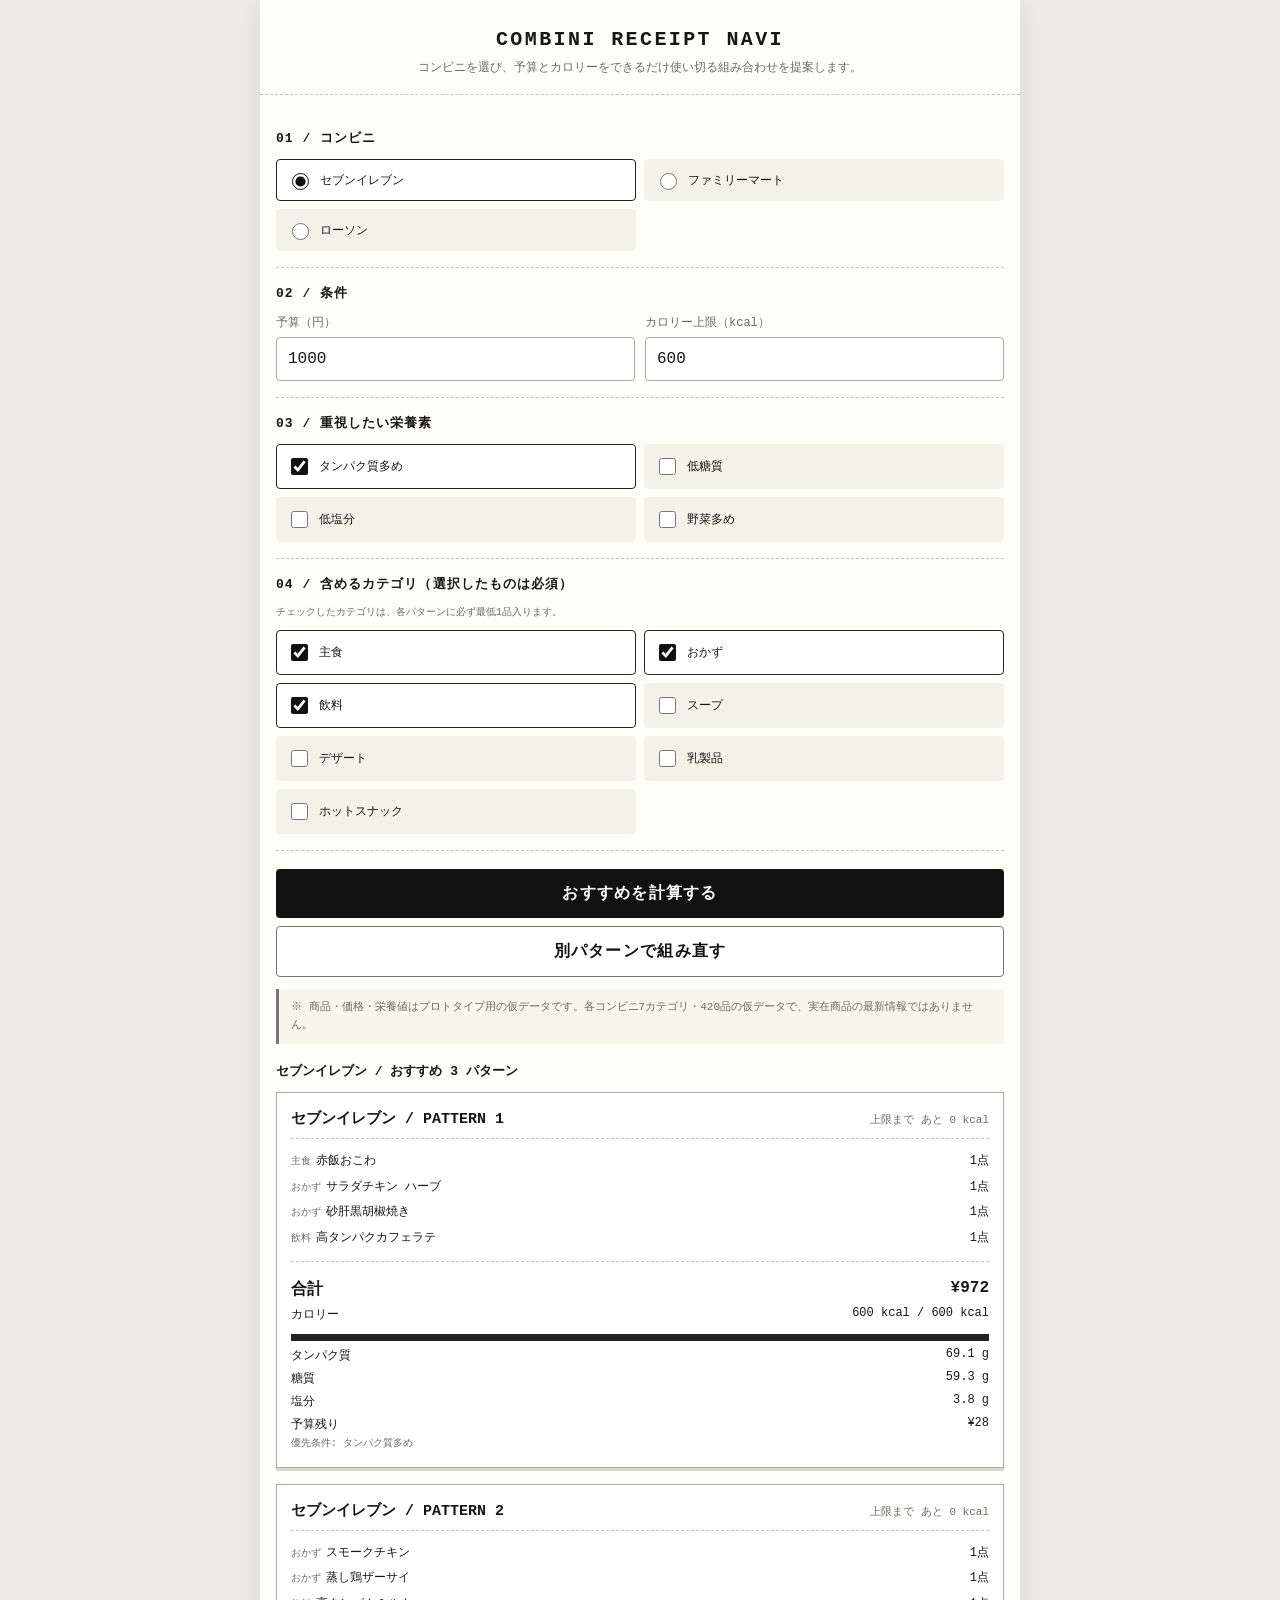
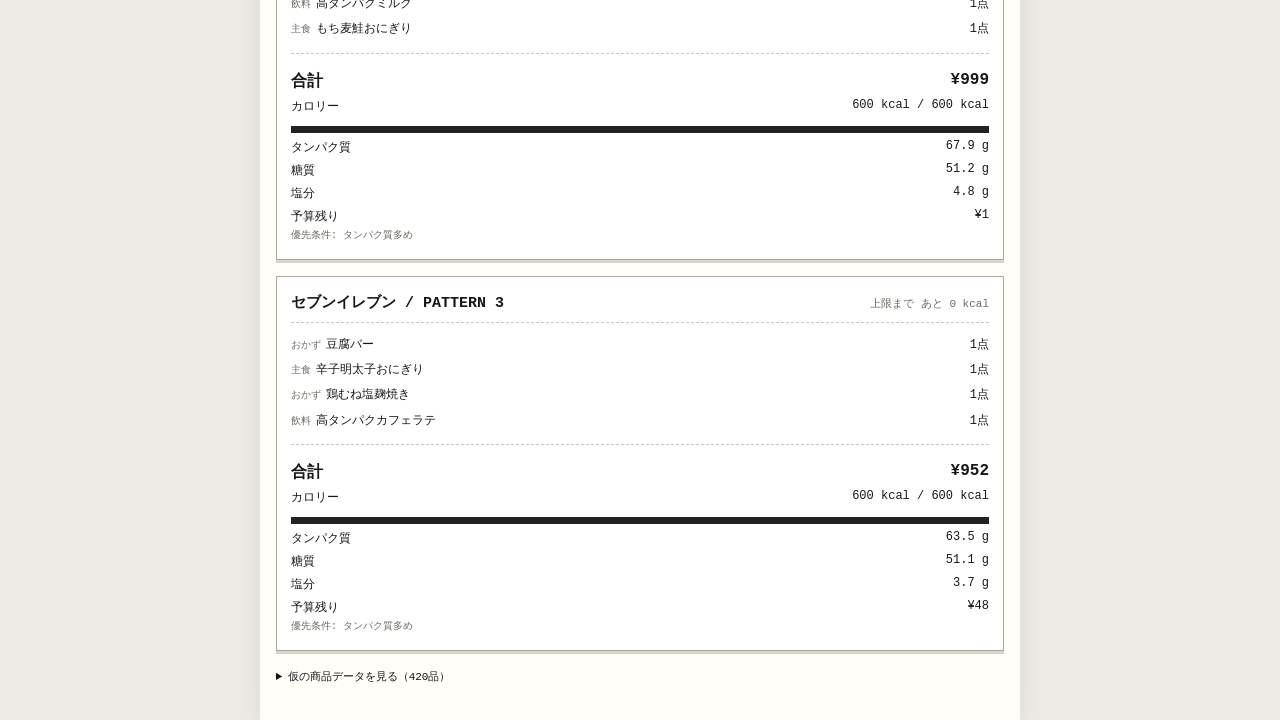
<file: combini-navi/index.html>
<!doctype html><html lang="ja"><head><meta charset="utf-8"><meta name="viewport" content="width=device-width,initial-scale=1,viewport-fit=cover"><title>コンビニ食ナビ</title><link rel="manifest" href="manifest.webmanifest"><meta name="theme-color" content="#111111"><style>body{margin:0;background:#fffef8;font-family:sans-serif;display:grid;place-items:center;min-height:100vh;color:#222}.loading{text-align:center;font-size:14px}</style></head><body><div class="loading">コンビニ食ナビを起動中...</div><script>(async()=>{try{const files=["app-01-1.b64?v=8","app-01-2.b64?v=8","app-01-3.b64?v=8","app-01-4.b64?v=8","app-02.b64?v=8","app-03.b64?v=8","app-04.b64?v=8","app-05.b64?v=8","app-06-1.b64?v=8","app-06-2.b64?v=8","app-06-3.b64?v=8","app-06-4.b64?v=8"],parts=[];for(const f of files){const r=await fetch(f,{cache:'reload'});if(!r.ok)throw new Error('load');parts.push((await r.text()).trim())}const bin=atob(parts.join('')),u8=new Uint8Array(bin.length);for(let i=0;i<bin.length;i++)u8[i]=bin.charCodeAt(i);let html=new TextDecoder().decode(u8);html=html.replace('</body>','<script src="./logic-v6.js?v=8"><\/script><script src="./reroll-v8.js?v=8"><\/script></body>');document.open();document.write(html);document.close()}catch(e){document.body.innerHTML='<div class="loading">読み込みに失敗しました。再読み込みしてください。</div>'}})();</script></body></html>
</file>
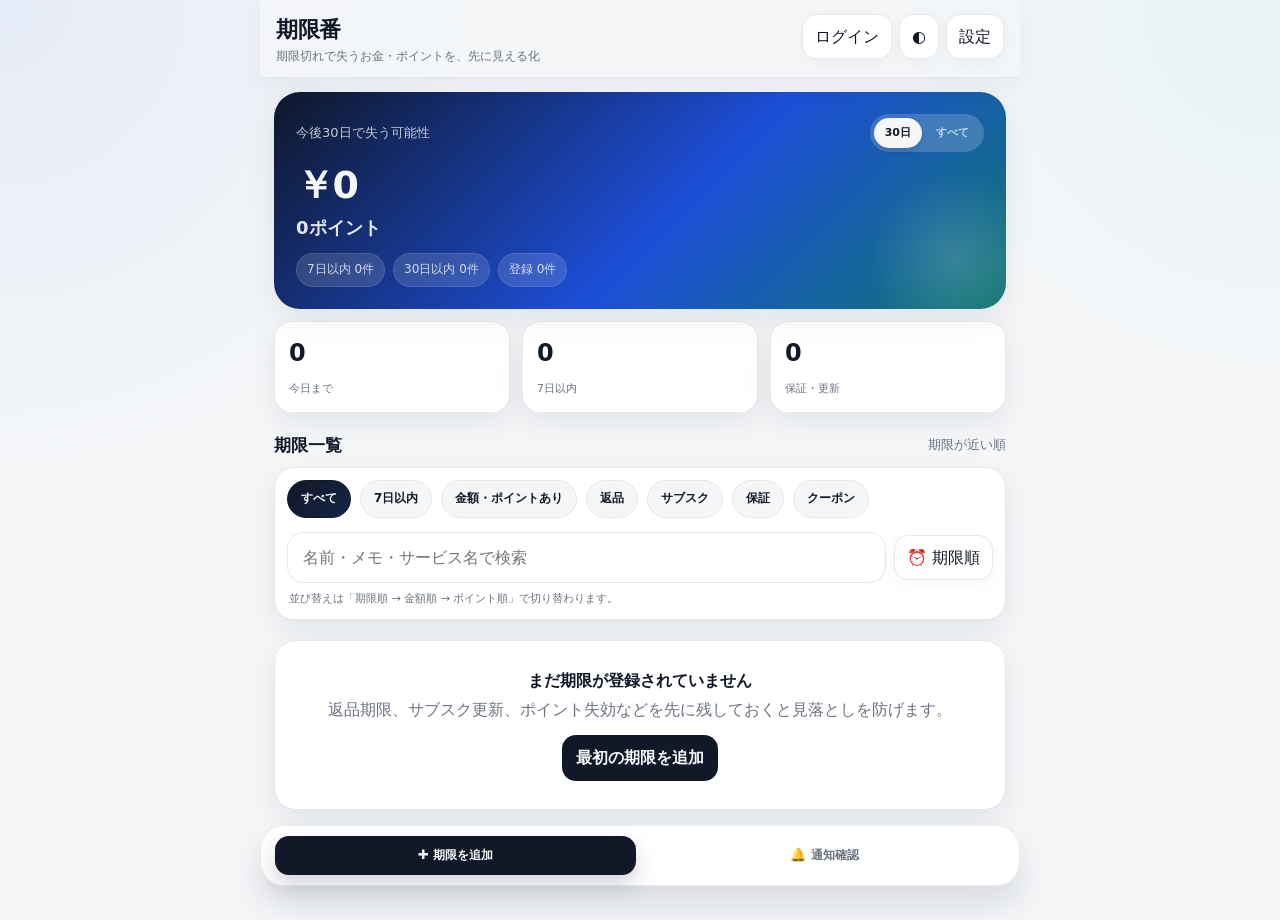
<file: kigenban/index.html>
<!DOCTYPE html>
<html lang="ja">
<head>
<meta charset="utf-8" />
<meta name="viewport" content="width=device-width,initial-scale=1,viewport-fit=cover" />
<title>期限番 - 期限と損失をまとめて管理</title>
<meta name="theme-color" content="#111827" />
<link rel="manifest" href="./kigenban-manifest.webmanifest" />
<style>
  :root{
    --bg:#f4f6f8;--card:#ffffff;--text:#111827;--muted:#6b7280;--line:#e5e7eb;
    --accent:#111827;--accent2:#374151;--danger:#b91c1c;--warn:#b45309;--ok:#047857;
    --chip:#eef2f7;--shadow:0 10px 30px rgba(17,24,39,.08);
  }
  [data-theme="dark"]{
    --bg:#0f1115;--card:#171a21;--text:#f3f4f6;--muted:#9ca3af;--line:#2a2f3a;
    --accent:#f3f4f6;--accent2:#d1d5db;--chip:#222733;--shadow:0 10px 30px rgba(0,0,0,.25);
  }
  *{box-sizing:border-box}
  body{margin:0;background:var(--bg);color:var(--text);font-family:system-ui,-apple-system,"Segoe UI",Roboto,"Noto Sans JP",sans-serif}
  button,input,select,textarea{font:inherit}
  button{cursor:pointer}
  .app{max-width:760px;margin:0 auto;min-height:100vh;padding-bottom:92px}
  header{position:sticky;top:0;z-index:10;background:color-mix(in srgb,var(--bg) 92%,transparent);backdrop-filter:blur(12px);padding:14px 16px 10px;border-bottom:1px solid var(--line)}
  .toprow{display:flex;align-items:center;justify-content:space-between;gap:10px}
  .brand{font-weight:800;font-size:20px;letter-spacing:-.02em}
  .subtitle{font-size:12px;color:var(--muted);margin-top:2px}
  .iconbtn{border:1px solid var(--line);background:var(--card);color:var(--text);border-radius:12px;padding:9px 11px}
  main{padding:14px 14px 0}
  .hero{background:linear-gradient(135deg,var(--accent),var(--accent2));color:var(--bg);border-radius:22px;padding:20px;box-shadow:var(--shadow)}
  [data-theme="dark"] .hero{color:#111827;background:linear-gradient(135deg,#f9fafb,#d1d5db)}
  .hero .label{font-size:13px;opacity:.78}
  .hero .money{font-size:38px;font-weight:900;letter-spacing:-.04em;margin:6px 0 2px}
  .hero .pointsRisk{font-size:18px;font-weight:800;margin:0 0 7px;opacity:.92}
  .hero .mini{display:flex;gap:12px;flex-wrap:wrap;font-size:12px;opacity:.86}
  .grid{display:grid;grid-template-columns:repeat(3,1fr);gap:10px;margin-top:10px}
  .stat{background:var(--card);border:1px solid var(--line);border-radius:16px;padding:13px;box-shadow:var(--shadow)}
  .stat b{display:block;font-size:22px}.stat span{font-size:11px;color:var(--muted)}
  .section{margin-top:18px}
  .sectionhead{display:flex;align-items:center;justify-content:space-between;margin-bottom:9px}
  .sectionhead h2{font-size:16px;margin:0}
  .sectionhead small{color:var(--muted)}
  .toolbar{display:flex;gap:8px;overflow:auto;padding-bottom:3px}
  .chip{white-space:nowrap;border:1px solid var(--line);background:var(--card);color:var(--text);border-radius:999px;padding:8px 12px;font-size:12px}
  .chip.active{background:var(--text);color:var(--bg);border-color:var(--text)}
  .search{display:flex;gap:8px;margin-top:10px}
  .search input{flex:1;border:1px solid var(--line);background:var(--card);color:var(--text);border-radius:14px;padding:12px 14px}
  .list{display:flex;flex-direction:column;gap:9px}
  .item{background:var(--card);border:1px solid var(--line);border-radius:18px;padding:14px;box-shadow:var(--shadow)}
  .itemtop{display:flex;justify-content:space-between;gap:12px}
  .itemtitle{font-weight:800;font-size:15px}
  .meta{font-size:12px;color:var(--muted);margin-top:4px;line-height:1.5}
  .days{font-size:13px;font-weight:800;border-radius:999px;padding:6px 9px;background:var(--chip);height:max-content}
  .days.danger{color:var(--danger)} .days.warn{color:var(--warn)} .days.ok{color:var(--ok)}
  .itembottom{display:flex;align-items:center;justify-content:space-between;gap:8px;margin-top:11px}
  .value{font-weight:800}
  .actions{display:flex;gap:6px}
  .actions button{border:1px solid var(--line);background:transparent;color:var(--text);border-radius:10px;padding:7px 9px;font-size:11px}
  .empty{padding:36px 12px;text-align:center;color:var(--muted);background:var(--card);border:1px dashed var(--line);border-radius:18px}
  nav{position:fixed;bottom:0;left:0;right:0;z-index:20}
  .navinner{max-width:760px;margin:0 auto;background:color-mix(in srgb,var(--card) 96%,transparent);backdrop-filter:blur(12px);border-top:1px solid var(--line);display:grid;grid-template-columns:1fr 1fr;padding:10px 14px calc(10px + env(safe-area-inset-bottom));gap:8px}
  .navbtn{border:0;background:transparent;color:var(--muted);padding:7px;border-radius:14px;font-size:12px}
  .navbtn:disabled{opacity:.45;cursor:not-allowed;filter:grayscale(1)}
  .addbtn{background:var(--text);color:var(--bg);font-weight:800;font-size:14px}
  .modal{position:fixed;inset:0;background:rgba(0,0,0,.45);z-index:50;display:none;align-items:flex-end;justify-content:center}
  .modal.open{display:flex}
  .sheet{width:min(760px,100%);max-height:92vh;overflow:auto;background:var(--card);border-radius:24px 24px 0 0;padding:18px 16px calc(24px + env(safe-area-inset-bottom));box-shadow:0 -20px 50px rgba(0,0,0,.2)}
  .sheethead{display:flex;align-items:center;justify-content:space-between;gap:12px;margin-bottom:14px}
  .sheethead h3{margin:0;font-size:18px}
  .close{border:1px solid var(--line);background:transparent;color:var(--text);border-radius:10px;padding:7px 10px}
  .formgrid{display:grid;grid-template-columns:1fr 1fr;gap:10px}
  .field{display:flex;flex-direction:column;gap:6px}
  .field.full{grid-column:1/-1}
  .field label{font-size:12px;color:var(--muted)}
  .field input,.field select,.field textarea{border:1px solid var(--line);background:var(--bg);color:var(--text);border-radius:12px;padding:11px 12px;width:100%}
  .field textarea{min-height:82px;resize:vertical}
  .primary{width:100%;border:0;border-radius:14px;background:var(--text);color:var(--bg);padding:13px 14px;font-weight:800;margin-top:12px}
  .secondary{width:100%;border:1px solid var(--line);border-radius:14px;background:transparent;color:var(--text);padding:12px 14px;font-weight:700;margin-top:8px}
  .presetrow{display:flex;gap:7px;overflow:auto;margin-bottom:12px}
  .preset{border:1px solid var(--line);background:var(--bg);color:var(--text);border-radius:999px;padding:8px 11px;font-size:11px;white-space:nowrap}
  .drop{border:1px dashed var(--line);border-radius:16px;padding:16px;text-align:center;background:var(--bg)}
  .drop input{display:none}
  .drop label{display:block;font-weight:700}
  .drop small{display:block;color:var(--muted);margin-top:6px}
  .ocrstatus{font-size:12px;color:var(--muted);margin-top:8px;white-space:pre-wrap}
  .settingsgrid{display:grid;grid-template-columns:1fr 1fr;gap:8px}
  .settingsgrid button{border:1px solid var(--line);background:var(--bg);color:var(--text);border-radius:12px;padding:12px}
  .notice{background:var(--chip);border-radius:14px;padding:11px 12px;font-size:12px;line-height:1.6;color:var(--muted);margin:10px 0}
  @media(max-width:520px){.formgrid{grid-template-columns:1fr}.field.full{grid-column:auto}.grid{grid-template-columns:repeat(3,1fr)}.hero .money{font-size:34px}}
  .multiSummary{font-size:13px;color:var(--muted);margin:-4px 0 12px}
  .multiList{display:flex;flex-direction:column;gap:9px}
  .multiItem{display:grid;grid-template-columns:auto 1fr auto;gap:10px;align-items:start;border:1px solid var(--line);background:var(--bg);border-radius:16px;padding:12px}
  .multiItem input[type="checkbox"]{width:20px;height:20px;margin-top:2px}
  .multiItemTitle{font-weight:800;font-size:14px}
  .multiItemMeta{font-size:11px;color:var(--muted);line-height:1.55;margin-top:4px}
  .multiItemValue{font-size:12px;font-weight:800;margin-top:5px}
  .multiEdit{border:1px solid var(--line);background:var(--card);color:var(--text);border-radius:10px;padding:7px 9px;font-size:11px}
  .multiWarn{font-size:11px;color:var(--warn);margin-top:5px}
  .multiActions{display:grid;grid-template-columns:1fr 1fr;gap:8px;margin-top:12px}
  .costGrid{display:grid;grid-template-columns:1fr 1fr;gap:10px;margin:12px 0}
  .costCard{border:1px solid var(--line);background:var(--bg);border-radius:16px;padding:13px}
  .costLabel{font-size:11px;color:var(--muted);font-weight:700}
  .costMain{font-size:20px;font-weight:900;margin-top:4px}
  .costSub{font-size:11px;color:var(--muted);margin-top:3px}
  .costWide{grid-column:1/-1}
  .costFx{display:flex;gap:8px;align-items:center;margin:10px 0}
  .costFx input{width:110px}
  .costTiny{font-size:11px;color:var(--muted);line-height:1.6}
  .heroTop{display:flex;align-items:center;justify-content:space-between;gap:10px}
  .riskToggle{display:flex;gap:3px;padding:3px;border-radius:999px;background:rgba(255,255,255,.25)}
  .riskToggleBtn{border:0;border-radius:999px;background:transparent;color:inherit;padding:6px 10px;font-size:11px;font-weight:800;opacity:.72}
  .riskToggleBtn.active{background:var(--bg);color:var(--text);opacity:1;box-shadow:0 2px 8px rgba(0,0,0,.12)}
  [data-theme="dark"] .riskToggle{background:rgba(17,24,39,.10)}
  :root{--brand:#2563eb;--brand2:#14b8a6;--brand-soft:#dbeafe;--danger-soft:#fee2e2;--warn-soft:#ffedd5;--ok-soft:#d1fae5}
  body{background:radial-gradient(circle at top left,rgba(37,99,235,.07),transparent 30%),radial-gradient(circle at top right,rgba(20,184,166,.06),transparent 24%),var(--bg);line-height:1.45}
  button,input,select,textarea{outline:none}
  button:focus-visible,input:focus-visible,select:focus-visible,textarea:focus-visible{box-shadow:0 0 0 4px color-mix(in srgb,var(--brand) 20%,transparent);border-color:color-mix(in srgb,var(--brand) 55%,var(--line))}
  .app{padding-bottom:110px}header{box-shadow:0 8px 24px rgba(15,23,42,.05);padding:14px 16px 12px}.brand{font-size:22px}.subtitle{font-size:12px;max-width:28em}.toprow>div:last-child{align-self:flex-start}.iconbtn{border-radius:14px;padding:10px 12px;box-shadow:0 4px 16px rgba(15,23,42,.04);transition:transform .15s ease,box-shadow .15s ease,border-color .15s ease}.iconbtn:active{transform:translateY(1px)}
  .hero{position:relative;overflow:hidden;border-radius:26px;padding:22px;background:linear-gradient(135deg,#0f172a 0%,#1d4ed8 55%,#0f766e 100%)}.hero::after{content:'';position:absolute;inset:auto -40px -40px auto;width:180px;height:180px;background:radial-gradient(circle,rgba(255,255,255,.16),transparent 70%);pointer-events:none}[data-theme="dark"] .hero{color:#f8fafc;background:linear-gradient(135deg,#111827 0%,#1f2937 50%,#0f766e 100%)}.hero .mini{gap:8px;margin-top:12px}.hero .mini span{display:inline-flex;align-items:center;gap:6px;padding:7px 10px;border-radius:999px;background:rgba(255,255,255,.16);border:1px solid rgba(255,255,255,.12);backdrop-filter:blur(8px)}.riskToggle{background:rgba(255,255,255,.18);padding:4px}.riskToggleBtn{padding:7px 11px}
  .grid{gap:12px;margin-top:12px}.stat{border-radius:18px;padding:14px;border:1px solid color-mix(in srgb,var(--line) 85%,transparent)}.stat b{font-size:24px;margin-bottom:4px}.section{margin-top:20px}.sectionhead{margin-bottom:10px}.sectionhead h2{font-size:17px}.sectionpanel{background:var(--card);border:1px solid var(--line);border-radius:20px;padding:12px;box-shadow:var(--shadow)}.toolbar{gap:9px;padding-bottom:4px}.chip{background:var(--bg);padding:9px 13px;font-size:12px;font-weight:700}.chip.active{background:linear-gradient(135deg,var(--text),color-mix(in srgb,var(--text) 82%,var(--brand)))}.search{margin-top:10px;align-items:center}.search input{border-radius:16px;padding:13px 15px;box-shadow:inset 0 1px 0 rgba(255,255,255,.35)}.searchHint{display:block;font-size:11px;color:var(--muted);margin-top:8px;padding-left:2px}.list{gap:12px}.item{border-radius:20px;padding:14px;border:1px solid color-mix(in srgb,var(--line) 80%,transparent)}.itemtop{align-items:flex-start}.itemMain{min-width:0;flex:1}.tagRow{display:flex;align-items:center;gap:8px;flex-wrap:wrap;margin-bottom:8px}.catBadge{display:inline-flex;align-items:center;gap:6px;padding:6px 10px;border-radius:999px;font-size:11px;font-weight:800;letter-spacing:.01em;background:var(--brand-soft);color:#1e40af}[data-theme="dark"] .catBadge{background:#1e3a5f;color:#dbeafe}.itemDate{font-size:12px;color:var(--muted);font-weight:600}.itemtitle{font-size:16px;line-height:1.35}.itemNote{margin-top:6px;font-size:12px;color:var(--muted);line-height:1.55}.days{min-width:74px;text-align:center;padding:7px 10px;font-size:12px;border:1px solid transparent}.days.danger{background:var(--danger-soft);border-color:#fecaca}.days.warn{background:var(--warn-soft);border-color:#fed7aa}.days.ok{background:var(--ok-soft);border-color:#a7f3d0}[data-theme="dark"] .days.danger{background:#381819;border-color:#7f1d1d}[data-theme="dark"] .days.warn{background:#3a2414;border-color:#7c2d12}[data-theme="dark"] .days.ok{background:#0d2b23;border-color:#065f46}.itembottom{margin-top:14px;padding-top:12px;border-top:1px solid var(--line);flex-wrap:wrap}.valueWrap{display:flex;flex-direction:column;gap:3px}.valueLabel{font-size:11px;color:var(--muted);font-weight:700}.value{font-size:18px;letter-spacing:-.01em}.actions{display:flex;gap:8px;flex-wrap:wrap;justify-content:flex-end}.actions button{border-radius:12px;padding:8px 11px;font-size:12px;background:var(--bg);font-weight:700}.actions .actionDelete{color:var(--danger);background:transparent}.actions .actionPrimary{background:var(--text);color:var(--bg);border-color:var(--text)}.empty{border-radius:22px;padding:28px 18px;border-style:solid;box-shadow:var(--shadow)}.empty strong{display:block;font-size:16px;color:var(--text);margin-bottom:6px}.emptyAction{margin-top:14px;border:0;background:var(--text);color:var(--bg);padding:11px 14px;border-radius:14px;font-weight:800}nav{padding:0 10px 10px}.navinner{border:1px solid color-mix(in srgb,var(--line) 80%,transparent);border-radius:24px;box-shadow:0 18px 36px rgba(15,23,42,.12);margin-bottom:4px}.navbtn{padding:10px 8px;font-size:12px;font-weight:700}.addbtn{box-shadow:0 10px 22px rgba(17,24,39,.18)}#addBtn::before{content:'✚ ';font-size:13px}#notifyBtn::before{content:'🔔 ';font-size:13px}.modal{padding:14px}.sheet{position:relative;border-radius:26px 26px 0 0;padding-top:26px}.sheet::before{content:'';position:absolute;top:10px;left:50%;transform:translateX(-50%);width:46px;height:5px;border-radius:999px;background:var(--line)}.field label{font-weight:700}.field input,.field select,.field textarea{border-radius:14px}.primary,.secondary{border-radius:16px}.presetrow{gap:8px}.preset{font-weight:700}.drop{border-radius:18px;border-style:solid;background:linear-gradient(180deg,color-mix(in srgb,var(--bg) 95%,white),var(--bg))}.drop label{font-size:15px}.notice{border:1px solid color-mix(in srgb,var(--line) 70%,transparent);background:color-mix(in srgb,var(--chip) 85%,white);color:var(--text)}.settingsgrid button,.costCard,.multiItem{box-shadow:0 6px 18px rgba(15,23,42,.04)}.settingsgrid button{font-weight:700}@media(min-width:761px){.modal{align-items:center}.sheet{border-radius:26px;max-height:min(90vh,900px)}}@media(max-width:520px){main{padding:12px 12px 0}.hero{padding:18px}.hero .money{font-size:32px}.sectionpanel{padding:10px}.itembottom{align-items:stretch}.actions{width:100%;justify-content:stretch}.actions button{flex:1}}
  .choiceGrid{display:grid;grid-template-columns:1fr 1fr;gap:10px;margin-top:10px}.choiceCard{border:1px solid var(--line);background:var(--bg);color:var(--text);border-radius:18px;padding:18px 14px;text-align:left}.choiceCard strong{display:block;font-size:15px;margin-bottom:4px}.choiceCard span{display:block;font-size:12px;color:var(--muted);line-height:1.5}.choiceCard:disabled{opacity:.45;cursor:not-allowed}@media(max-width:520px){.choiceGrid{grid-template-columns:1fr}}
  .settingsSection{margin-top:16px}.settingsSection:first-of-type{margin-top:0}.settingsSectionTitle{font-size:12px;font-weight:900;color:var(--muted);letter-spacing:.03em;margin:0 0 8px 2px}.settingRows{display:flex;flex-direction:column;gap:8px}.settingRow{width:100%;border:1px solid var(--line);background:var(--bg);color:var(--text);border-radius:15px;padding:13px 14px;display:flex;align-items:center;justify-content:space-between;text-align:left}.settingRow strong{display:block;font-size:14px}.settingRow span{font-size:11px;color:var(--muted);margin-top:2px}.settingRow.danger{color:var(--danger);background:transparent}.adminOnlySetting{display:none}
  .pushStatusCard{border:1px solid var(--line);background:var(--bg);border-radius:18px;padding:14px;margin:8px 0 12px}.pushStatusRow{display:flex;align-items:center;justify-content:space-between;gap:12px}.pushStatusTitle{font-weight:900;font-size:15px}.pushStatusSub{font-size:12px;color:var(--muted);line-height:1.6;margin-top:5px}.pushBadge{white-space:nowrap;border-radius:999px;padding:6px 10px;font-size:11px;font-weight:900;background:var(--chip);color:var(--muted)}.pushBadge.on{background:var(--ok-soft);color:var(--ok)}.pushBadge.off{background:var(--danger-soft);color:var(--danger)}.pushActions{display:grid;grid-template-columns:1fr 1fr;gap:8px}.pushActions .primary,.pushActions .secondary{margin-top:0}.pushLoginBtn{margin-top:10px}@media(max-width:520px){.pushActions{grid-template-columns:1fr}}
</style>
</head>
<body>
<div class="app" id="app">
<header><div class="toprow"><div><div class="brand">期限番</div><div class="subtitle">期限切れで失うお金・ポイントを、先に見える化</div></div><div style="display:flex;gap:7px"><button class="iconbtn" id="accountBtn" title="アカウント">ログイン</button><button class="iconbtn" id="themeBtn" title="テーマ切替">◐</button><button class="iconbtn" id="settingsBtn" title="設定">設定</button></div></div></header>
<main>
<section class="hero"><div class="heroTop"><div class="label" id="riskLabel">今後30日で失う可能性</div><div class="riskToggle" role="group" aria-label="集計範囲"><button type="button" class="riskToggleBtn active" data-risk-range="30">30日</button><button type="button" class="riskToggleBtn" data-risk-range="all">すべて</button></div></div><div class="money" id="riskMoney">¥0</div><div class="pointsRisk" id="riskPoints">0ポイント</div><div class="mini"><span id="urgentText">7日以内 0件</span><span id="monthText">30日以内 0件</span><span id="totalText">登録 0件</span></div></section>
<div class="grid"><div class="stat"><b id="todayCount">0</b><span>今日まで</span></div><div class="stat"><b id="weekCount">0</b><span>7日以内</span></div><div class="stat"><b id="warrantyCount">0</b><span>保証・更新</span></div></div>
<section class="section"><div class="sectionhead"><h2>期限一覧</h2><small id="sortText">期限が近い順</small></div><div class="sectionpanel"><div class="toolbar" id="filters"><button class="chip active" data-filter="all">すべて</button><button class="chip" data-filter="urgent">7日以内</button><button class="chip" data-filter="money">金額・ポイントあり</button><button class="chip" data-filter="return">返品</button><button class="chip" data-filter="subscription">サブスク</button><button class="chip" data-filter="warranty">保証</button><button class="chip" data-filter="coupon">クーポン</button></div><div class="search"><input id="searchInput" placeholder="名前・メモ・サービス名で検索" /><button class="iconbtn" id="sortBtn">⏰ 期限順</button></div><small class="searchHint">並び替えは「期限順 → 金額順 → ポイント順」で切り替わります。</small></div></section>
<section class="section"><div class="list" id="itemList"></div></section>
</main>
<nav><div class="navinner"><button class="navbtn addbtn" id="addBtn">期限を追加</button><button class="navbtn" id="notifyBtn">通知確認</button></div></nav>
</div>
<div class="modal" id="addChoiceModal"><div class="sheet"><div class="sheethead"><h3>期限を追加</h3><button class="close" data-close="addChoiceModal">閉じる</button></div><div class="choiceGrid"><button class="choiceCard" id="manualAddChoice" type="button"><strong>手動で追加</strong><span>名前・期限・金額などを自分で入力します</span></button><button class="choiceCard" id="imageAddChoice" type="button"><strong>画像から自動登録</strong><span id="imageChoiceSub">写真やスクショをAIで読み取ります</span></button></div></div></div>
<div class="modal" id="editModal"><div class="sheet"><div class="sheethead"><h3 id="editTitle">期限を追加</h3><button class="close" data-close="editModal">閉じる</button></div><div class="presetrow"><button class="preset" data-preset="return">返品</button><button class="preset" data-preset="subscription">サブスク</button><button class="preset" data-preset="warranty">保証</button><button class="preset" data-preset="coupon">クーポン</button><button class="preset" data-preset="points">ポイント</button><button class="preset" data-preset="ticket">チケット</button><button class="preset" data-preset="license">免許・証明書</button></div><form id="editForm"><input type="hidden" id="itemId" /><div class="formgrid"><div class="field full"><label>名前</label><input id="title" required placeholder="例：Amazon イヤホン返品期限" /></div><div class="field"><label>カテゴリ</label><select id="category"><option value="return">返品</option><option value="subscription">サブスク</option><option value="warranty">保証</option><option value="coupon">クーポン</option><option value="points">ポイント</option><option value="ticket">チケット</option><option value="license">免許・証明書</option><option value="contract">契約更新</option><option value="other">その他</option></select></div><div class="field"><label>期限</label><input id="expiry" type="date" required /></div><div class="field"><label id="valueLabel">失う可能性のある金額</label><input id="value" type="number" min="0" inputmode="numeric" placeholder="0" /></div><div class="field"><label>単位</label><select id="valueUnit"><option value="yen">円</option><option value="points">ポイント</option></select></div><div class="field"><label>購入・開始日</label><input id="startDate" type="date" /></div><div class="field"><label>通知</label><select id="notifyDays"><option value="0">当日</option><option value="1">1日前</option><option value="3" selected>3日前</option><option value="7">7日前</option><option value="14">14日前</option><option value="30">30日前</option></select></div><div class="field"><label>繰り返し</label><select id="recurrence"><option value="none">なし</option><option value="monthly">毎月</option><option value="yearly">毎年</option></select></div><div class="field full"><label>メモ</label><textarea id="notes" placeholder="返品条件、契約先、保証内容など"></textarea></div></div><button class="primary" type="submit">保存</button><button class="secondary" type="button" id="calendarBtn">カレンダーに追加</button></form></div></div>
<div class="modal" id="scanModal"><div class="sheet"><div class="sheethead"><h3>画像・文章から自動入力</h3><button class="close" data-close="scanModal">閉じる</button></div><div class="notice" id="aiPlanNotice">画像からの自動登録はログイン後に使えます。FREEは月5回（1日2回）、PROは月100回（1日20回）です。上限に達すると画像から登録は停止し、手動登録は引き続き使えます。</div><div class="drop"><input type="file" accept="image/*" id="imageInput" /><label for="imageInput">写真・スクショを選ぶ</label><small>ギャラリー、スクリーンショット、既存写真から選択できます</small><img id="imagePreview" alt="選択画像" style="display:none;width:100%;max-height:260px;object-fit:contain;border-radius:12px;margin-top:12px" /><div class="ocrstatus" id="ocrStatus"></div></div><div class="field" style="margin-top:12px"><label>または文章を貼り付け</label><textarea id="rawText" placeholder="例：返品期限 2026年9月30日　商品価格 8,980円"></textarea></div><button class="primary" id="analyzeTextBtn">AIで文章を解析</button></div></div>
<div class="modal" id="authModal"><div class="sheet"><div class="sheethead"><h3>期限番アカウント</h3><button class="close" data-close="authModal">閉じる</button></div><div id="loggedOutPanel"><div class="notice">AI解析を使うにはログインが必要です。無料プランは<strong>月5回</strong>、1日最大2回です。パスワードは8文字以上にしてください。</div><div class="formgrid"><div class="field full"><label>メールアドレス</label><input id="authEmail" type="email" autocomplete="email" placeholder="you@example.com" /></div><div class="field full"><label>パスワード</label><input id="authPassword" type="password" minlength="8" autocomplete="current-password" placeholder="8文字以上" /></div></div><button class="primary" id="loginBtn" type="button">ログイン</button><button class="secondary" id="signupBtn" type="button">無料アカウントを作成</button><div class="ocrstatus" id="authMessage"></div></div><div id="loggedInPanel" style="display:none"><div class="notice"><div><strong id="accountEmail">-</strong></div><div style="margin-top:6px">プラン：<strong id="accountPlan">FREE</strong></div><div id="accountQuotaText" style="margin-top:6px">無料AI解析：月5回 / 1日2回</div></div><button class="secondary" id="logoutBtn" type="button">ログアウト</button></div></div></div>
<div class="modal" id="multiModal"><div class="sheet"><div class="sheethead"><h3>AI解析結果</h3><button class="close" data-close="multiModal">閉じる</button></div><div class="multiSummary" id="multiSummary">期限を確認しています。</div><div class="multiList" id="multiList"></div><div class="multiActions"><button class="secondary" id="selectAllAiBtn" type="button" style="margin-top:0">すべて選択</button><button class="secondary" id="clearAiBtn" type="button" style="margin-top:0">選択解除</button></div><button class="primary" id="registerSelectedAiBtn" type="button">選択した期限をまとめて登録</button><div class="notice">期限を確定できなかった項目は一括登録できません。「編集」から日付を確認して保存してください。</div></div></div>
<div class="modal" id="costModal"><div class="sheet"><div class="sheethead"><h3>AI原価</h3><button class="close" data-close="costModal">閉じる</button></div><div class="costFx"><label for="usdJpyRate" style="margin:0">1ドル＝</label><input id="usdJpyRate" type="number" min="1" step="0.01" value="156.36"><span>円</span></div><div class="costGrid"><div class="costCard"><div class="costLabel">今日</div><div class="costMain" id="costTodayYen">¥0.00</div><div class="costSub" id="costTodayUsd">$0.000000 / 0回</div></div><div class="costCard"><div class="costLabel">今月</div><div class="costMain" id="costMonthYen">¥0.00</div><div class="costSub" id="costMonthUsd">$0.000000 / 0回</div></div><div class="costCard"><div class="costLabel">1回平均</div><div class="costMain" id="costAvgYen">¥0.00</div><div class="costSub" id="costAvgUsd">$0.000000</div></div><div class="costCard"><div class="costLabel">今月の利用者</div><div class="costMain" id="costMonthUsers">0人</div><div class="costSub" id="costMonthRequests">0回解析</div></div><div class="costCard costWide"><div class="costLabel">累計</div><div class="costMain" id="costTotalYen">¥0.00</div><div class="costSub" id="costTotalUsd">$0.000000 / 0回</div></div></div><div class="costTiny" id="costTokenText">入力 0 / 出力 0 tokens</div><div class="costTiny" id="costPricingText">料金情報を取得中…</div><div class="costTiny">円換算は上のドル円レートによる概算です。OpenAIの請求額と数厘〜数円程度ずれる場合があります。</div><button class="primary" id="refreshCostBtn" type="button">最新の原価を取得</button></div></div>
<div class="modal" id="settingsModal"><div class="sheet"><div class="sheethead"><h3>設定</h3><button class="close" data-close="settingsModal">閉じる</button></div><div class="settingsSection"><div class="settingsSectionTitle">アカウント・通知</div><div class="settingRows"><button class="settingRow" id="accountManageBtn" type="button"><div><strong>アカウント</strong><span>ログイン・プランを確認</span></div><b>›</b></button><button class="settingRow" id="permissionBtn" type="button"><div><strong>通知設定</strong><span>期限前のバックグラウンド通知</span></div><b>›</b></button><button class="settingRow adminOnlySetting" id="adminCostBtn" type="button"><div><strong>AI利用原価を見る</strong><span>管理者向け</span></div><b>›</b></button></div></div><div class="settingsSection"><div class="settingsSectionTitle">データ管理</div><div class="settingRows"><button class="settingRow" id="exportJsonBtn" type="button"><div><strong>バックアップ保存</strong><span>登録データをJSONで保存</span></div><b>›</b></button><button class="settingRow" id="importJsonBtn" type="button"><div><strong>バックアップ復元</strong><span>保存したデータを読み込む</span></div><b>›</b></button><button class="settingRow danger" id="deleteAllBtn" type="button"><div><strong>登録データをすべて削除</strong><span>この端末の期限データを消去</span></div><b>›</b></button></div></div><input type="file" id="jsonInput" accept="application/json" style="display:none" /><div class="notice">期限データはこの端末にも保存されます。端末変更前はバックアップ保存をおすすめします。</div></div></div>
<div class="modal" id="pushModal"><div class="sheet"><div class="sheethead"><h3>通知設定</h3><button class="close" data-close="pushModal">閉じる</button></div><div class="pushStatusCard"><div class="pushStatusRow"><div><div class="pushStatusTitle">期限通知</div><div class="pushStatusSub" id="pushStatusText">状態を確認しています…</div></div><span class="pushBadge" id="pushStatusBadge">確認中</span></div></div><div class="notice" id="pushInfoText">通知日は日本時間9:00に配信します。アプリを閉じていても通知されます。</div><button class="primary" id="pushEnableBtn" type="button">通知をオンにする</button><div class="pushActions" id="pushOnActions" style="display:none"><button class="secondary" id="pushTestBtn" type="button">テスト通知</button><button class="secondary" id="pushDisableBtn" type="button">通知をオフにする</button></div><button class="secondary pushLoginBtn" id="pushLoginBtn" type="button" style="display:none">ログインする</button><div class="ocrstatus" id="pushMessage"></div></div></div>
<script>
const KEY='kigenban_items_v1',THEME_KEY='kigenban_theme_v1',AUTH_SESSION_KEY='kigenban_auth_session_v1',COST_FX_KEY='kigenban_cost_fx_v1',RISK_RANGE_KEY='kigenban_risk_range_v1';
const SUPABASE_URL='https://ienyngrowcavvmdpnbbf.supabase.co';
const SUPABASE_PUBLISHABLE_KEY='sb_publishable_9ZHH3OQf34UrBTTZHhjTzw_9g7JUPCW';
const AI_ENDPOINT=SUPABASE_URL+'/functions/v1/kigenban-ai-analyze';
const QUOTA_STATUS_ENDPOINT=SUPABASE_URL+'/functions/v1/kigenban-quota-status';
const PUSH_MANAGE_ENDPOINT=SUPABASE_URL+'/functions/v1/kigenban-push-manage';
const PUSH_SEND_ENDPOINT=SUPABASE_URL+'/functions/v1/kigenban-push-send';
let items=JSON.parse(localStorage.getItem(KEY)||'[]');
let authSession=(()=>{try{return JSON.parse(localStorage.getItem(AUTH_SESSION_KEY)||'null')}catch{return null}})();
let lastQuota=null,pendingAIItems=[],latestCostStats=null,filter='all',sortMode='date',riskRange=localStorage.getItem(RISK_RANGE_KEY)==='all'?'all':'30';
let pushState={loaded:false,enabled:false,scheduled:0,publicKey:'',supported:false};
const $=s=>document.querySelector(s),$$=s=>[...document.querySelectorAll(s)];
const catNames={return:'返品',subscription:'サブスク',warranty:'保証',coupon:'クーポン',points:'ポイント',ticket:'チケット',license:'免許・証明書',contract:'契約更新',other:'その他'};
const presets={return:{category:'return',days:30,title:'返品期限',notify:3},subscription:{category:'subscription',days:30,title:'サブスク更新',notify:3,recurrence:'monthly'},warranty:{category:'warranty',days:365,title:'保証期限',notify:30},coupon:{category:'coupon',days:14,title:'クーポン期限',notify:3},points:{category:'points',days:30,title:'ポイント失効',notify:7},ticket:{category:'ticket',days:7,title:'チケット期限',notify:1},license:{category:'license',days:365,title:'証明書期限',notify:30}};
function money(n){return new Intl.NumberFormat('ja-JP',{style:'currency',currency:'JPY',maximumFractionDigits:0}).format(Number(n||0))}
function pointText(n){return `${new Intl.NumberFormat('ja-JP').format(Number(n||0))}ポイント`}
function unitOf(i){return i?.valueUnit||(i?.category==='points'?'points':'yen')}
function valueText(i){if(!(Number(i?.value)>0))return unitOf(i)==='points'?'ポイント未設定':'金額未設定';return unitOf(i)==='points'?pointText(i.value):money(i.value)}
function today(){let d=new Date();d.setHours(0,0,0,0);return d}
function diffDays(date){let d=new Date(date+'T00:00:00');return Math.ceil((d-today())/86400000)}
function localYmd(d){const y=d.getFullYear(),m=String(d.getMonth()+1).padStart(2,'0'),day=String(d.getDate()).padStart(2,'0');return `${y}-${m}-${day}`}
function addDays(date,days){let d=new Date(date||Date.now());d.setDate(d.getDate()+days);return localYmd(d)}
function esc(s=''){return String(s).replace(/[&<>"']/g,m=>({'&':'&amp;','<':'&lt;','>':'&gt;','"':'&quot;',"'":'&#039;'}[m]))}
function syncValueUnit(){const isPoints=$('#category').value==='points';if(isPoints)$('#valueUnit').value='points';$('#valueLabel').textContent=$('#valueUnit').value==='points'?'失効するポイント数':'失う可能性のある金額'}
function save(){localStorage.setItem(KEY,JSON.stringify(items));render();schedulePushSync()}
function render(){const active=items.filter(i=>!i.done),d30=active.filter(i=>diffDays(i.expiry)>=0&&diffDays(i.expiry)<=30),riskSource=riskRange==='all'?active:d30,risk=riskSource.filter(i=>unitOf(i)==='yen').reduce((a,b)=>a+Number(b.value||0),0),riskPoints=riskSource.filter(i=>unitOf(i)==='points').reduce((a,b)=>a+Number(b.value||0),0);$('#riskMoney').textContent=money(risk);$('#riskPoints').textContent=pointText(riskPoints);$('#riskLabel').textContent=riskRange==='all'?'登録中すべての金額・ポイント':'今後30日で失う可能性';$$('[data-risk-range]').forEach(b=>b.classList.toggle('active',b.dataset.riskRange===riskRange));$('#urgentText').textContent=`7日以内 ${active.filter(i=>diffDays(i.expiry)>=0&&diffDays(i.expiry)<=7).length}件`;$('#monthText').textContent=`30日以内 ${d30.length}件`;$('#totalText').textContent=`登録 ${active.length}件`;$('#todayCount').textContent=active.filter(i=>diffDays(i.expiry)<=0).length;$('#weekCount').textContent=active.filter(i=>diffDays(i.expiry)>=0&&diffDays(i.expiry)<=7).length;$('#warrantyCount').textContent=active.filter(i=>['warranty','contract'].includes(i.category)).length;let q=$('#searchInput').value.trim().toLowerCase();let arr=active.filter(i=>{const days=diffDays(i.expiry);if(filter==='urgent'&&!(days>=0&&days<=7))return false;if(filter==='money'&&!(Number(i.value)>0))return false;if(!['all','urgent','money'].includes(filter)&&i.category!==filter)return false;if(q&&!(`${i.title} ${i.notes||''} ${catNames[i.category]||''}`.toLowerCase().includes(q)))return false;return true});arr.sort((a,b)=>{if(sortMode==='money'){const av=unitOf(a)==='yen'?Number(a.value||0):-1,bv=unitOf(b)==='yen'?Number(b.value||0):-1;return bv-av||new Date(a.expiry)-new Date(b.expiry)}if(sortMode==='points'){const av=unitOf(a)==='points'?Number(a.value||0):-1,bv=unitOf(b)==='points'?Number(b.value||0):-1;return bv-av||new Date(a.expiry)-new Date(b.expiry)}return new Date(a.expiry)-new Date(b.expiry)});$('#sortText').textContent=sortMode==='date'?'期限が近い順':sortMode==='money'?'金額が高い順':'ポイントが多い順';$('#sortBtn').textContent=sortMode==='date'?'⏰ 期限順':sortMode==='money'?'¥ 金額順':'P ポイント順';const list=$('#itemList');if(!arr.length){list.innerHTML='<div class="empty"><strong>まだ期限が登録されていません</strong><div>返品期限、サブスク更新、ポイント失効などを先に残しておくと見落としを防げます。</div><button class="emptyAction" type="button" onclick="resetForm();openModal(\'editModal\')">最初の期限を追加</button></div>';return}list.innerHTML=arr.map(i=>{const d=diffDays(i.expiry),cls=d<0?'danger':d<=3?'danger':d<=7?'warn':'ok',label=d<0?`${Math.abs(d)}日超過`:d===0?'今日':`あと${d}日`,recurrenceText=i.recurrence==='monthly'?'毎月':i.recurrence==='yearly'?'毎年':'',notes=i.notes?`<div class="itemNote">${esc(i.notes)}</div>`:'';return `<article class="item"><div class="itemtop"><div class="itemMain"><div class="tagRow"><span class="catBadge">${catNames[i.category]||'その他'}</span><span class="itemDate">期限: ${esc(i.expiry)}${recurrenceText?` ・ ${recurrenceText}`:''}</span></div><div class="itemtitle">${esc(i.title)}</div>${notes}</div><div class="days ${cls}">${label}</div></div><div class="itembottom"><div class="valueWrap"><div class="valueLabel">失う可能性</div><div class="value">${valueText(i)}</div></div><div class="actions"><button onclick="editItem('${i.id}')">編集</button><button class="actionPrimary" onclick="completeItem('${i.id}')">完了</button><button class="actionDelete" onclick="deleteItem('${i.id}')">削除</button></div></div></article>`}).join('')}
function openModal(id){$('#'+id).classList.add('open')}function closeModal(id){$('#'+id).classList.remove('open')}function resetForm(){$('#itemId').value='';$('#title').value='';$('#category').value='other';$('#expiry').value=addDays(new Date(),7);$('#value').value='';$('#valueUnit').value='yen';$('#startDate').value='';$('#notifyDays').value='3';$('#recurrence').value='none';$('#notes').value='';syncValueUnit();$('#editTitle').textContent='期限を追加'}window.openModal=openModal;window.resetForm=resetForm;$$('[data-close]').forEach(b=>b.onclick=()=>closeModal(b.dataset.close));
function jwtPayload(token){try{const part=token.split('.')[1].replace(/-/g,'+').replace(/_/g,'/'),json=decodeURIComponent(atob(part).split('').map(c=>'%'+('00'+c.charCodeAt(0).toString(16)).slice(-2)).join(''));return JSON.parse(json)}catch{return {}}}
function authPlan(){const meta=authSession?.user?.app_metadata||jwtPayload(authSession?.access_token||'').app_metadata||{};return meta.kigenban_plan==='admin'?'admin':meta.kigenban_plan==='pro'?'pro':'free'}
function authEmail(){return authSession?.user?.email||jwtPayload(authSession?.access_token||'').email||''}
function quotaLimitReason(){if(authPlan()==='admin'||!lastQuota)return '';if(lastQuota.monthlyRemaining!=null&&Number(lastQuota.monthlyRemaining)<=0)return 'MONTHLY_LIMIT';if(lastQuota.dailyRemaining!=null&&Number(lastQuota.dailyRemaining)<=0)return 'DAILY_LIMIT';return ''}
function cameraBlocked(){return !!authSession?.access_token&&authPlan()!=='admin'&&!!quotaLimitReason()}
function cameraBlockedText(){return quotaLimitReason()==='MONTHLY_LIMIT'?'今月の画像解析回数を使い切りました。画像から登録は翌月まで利用できません。手動登録は引き続き使えます。':'本日の画像解析回数を使い切りました。画像から登録は翌日まで利用できません。手動登録は引き続き使えます。'}
function saveAuthSession(session){authSession=session||null;if(authSession)localStorage.setItem(AUTH_SESSION_KEY,JSON.stringify(authSession));else localStorage.removeItem(AUTH_SESSION_KEY);lastQuota=null;renderAccount();refreshPushStatus();schedulePushSync()}
function renderAccount(){const logged=!!authSession?.access_token,plan=logged?authPlan():'free',blocked=logged&&plan!=='admin'&&cameraBlocked();$('#accountBtn').textContent=!logged?'ログイン':plan==='admin'?'ADMIN':plan==='pro'?'PRO':'FREE';$('#adminCostBtn').style.display=logged&&plan==='admin'?'flex':'none';$('#loggedOutPanel').style.display=logged?'none':'block';$('#loggedInPanel').style.display=logged?'block':'none';if(logged){$('#accountEmail').textContent=authEmail()||'ログイン済み';$('#accountPlan').textContent=plan.toUpperCase();let q=plan==='admin'?'AI解析：無制限':plan==='pro'?'AI解析：月100回 / 1日20回':'無料AI解析：月5回 / 1日2回';if(lastQuota?.monthlyRemaining!=null)q+=`　今月残り${lastQuota.monthlyRemaining}回`;if(lastQuota?.dailyRemaining!=null)q+=` / 今日残り${lastQuota.dailyRemaining}回`;$('#accountQuotaText').textContent=q}$('#imageAddChoice').disabled=blocked;$('#imageChoiceSub').textContent=blocked?cameraBlockedText():'写真やスクショをAIで読み取ります';$('#aiPlanNotice').textContent=!logged?'画像からの自動登録はログイン後に利用できます。':blocked?cameraBlockedText():plan==='admin'?'管理者プラン：画像解析は無制限です。':plan==='pro'?'PRO：画像解析は月100回（1日20回まで）。上限に達すると画像から登録は停止します。':'FREE：画像解析は月5回（1日2回まで）。上限に達すると画像から登録は停止します。'}
async function supabaseAuthFetch(path,{method='GET',body=null,token=''}={}){const headers={'apikey':SUPABASE_PUBLISHABLE_KEY,'Content-Type':'application/json'};if(token)headers.Authorization='Bearer '+token;const res=await fetch(SUPABASE_URL+path,{method,headers,body:body?JSON.stringify(body):undefined});let data={};try{data=await res.json()}catch{}if(!res.ok)throw new Error(data?.msg||data?.message||data?.error_description||data?.error||`HTTP ${res.status}`);return data}
async function refreshAuthSession(){if(!authSession?.refresh_token){saveAuthSession(null);return null}try{const data=await supabaseAuthFetch('/auth/v1/token?grant_type=refresh_token',{method:'POST',body:{refresh_token:authSession.refresh_token}});saveAuthSession(data);return data}catch{saveAuthSession(null);return null}}
async function authAccessToken(){if(!authSession?.access_token)return '';const p=jwtPayload(authSession.access_token);if(Number(p.exp||0)*1000-Date.now()<60000)await refreshAuthSession();return authSession?.access_token||''}
async function doLogin(){const email=$('#authEmail').value.trim(),password=$('#authPassword').value;try{const data=await supabaseAuthFetch('/auth/v1/token?grant_type=password',{method:'POST',body:{email,password}});saveAuthSession(data);$('#authMessage').textContent='ログインしました。';setTimeout(()=>closeModal('authModal'),400);await fetchQuotaStatus()}catch(e){$('#authMessage').textContent=e.message}}
async function doSignup(){const email=$('#authEmail').value.trim(),password=$('#authPassword').value;if(password.length<8)return $('#authMessage').textContent='パスワードは8文字以上にしてください。';try{await supabaseAuthFetch('/auth/v1/signup',{method:'POST',body:{email,password}});$('#authMessage').textContent='アカウントを作成しました。メール確認が必要な場合は受信箱を確認してください。'}catch(e){$('#authMessage').textContent=e.message}}
function doLogout(){saveAuthSession(null);closeModal('authModal')}
function openAccount(){renderAccount();openModal('authModal')}
async function fetchQuotaStatus(){if(!authSession?.access_token){lastQuota=null;renderAccount();return}try{const token=await authAccessToken(),res=await fetch(QUOTA_STATUS_ENDPOINT,{method:'POST',headers:{apikey:SUPABASE_PUBLISHABLE_KEY,Authorization:'Bearer '+token,'Content-Type':'application/json'},body:'{}'}),data=await res.json();if(data?.quota)lastQuota=data.quota;renderAccount()}catch{}}
$('#addBtn').onclick=()=>{if(!authSession?.access_token){resetForm();openModal('editModal')}else{renderAccount();openModal('addChoiceModal')}};$('#manualAddChoice').onclick=()=>{closeModal('addChoiceModal');resetForm();openModal('editModal')};$('#imageAddChoice').onclick=()=>{if(cameraBlocked())return;closeModal('addChoiceModal');openModal('scanModal')};$('#settingsBtn').onclick=()=>openModal('settingsModal');$('#accountBtn').onclick=openAccount;$('#accountManageBtn').onclick=()=>{closeModal('settingsModal');openAccount()};$('#loginBtn').onclick=doLogin;$('#signupBtn').onclick=doSignup;$('#logoutBtn').onclick=doLogout;$('#authPassword').addEventListener('keydown',e=>{if(e.key==='Enter')doLogin()});
$('#category').addEventListener('change',syncValueUnit);$('#valueUnit').addEventListener('change',syncValueUnit);$('#searchInput').addEventListener('input',render);$$('[data-risk-range]').forEach(btn=>btn.onclick=()=>{riskRange=btn.dataset.riskRange==='all'?'all':'30';localStorage.setItem(RISK_RANGE_KEY,riskRange);render()});$('#sortBtn').onclick=()=>{sortMode=sortMode==='date'?'money':sortMode==='money'?'points':'date';render()};$('#filters').onclick=e=>{if(!e.target.matches('.chip'))return;$$('.chip').forEach(x=>x.classList.remove('active'));e.target.classList.add('active');filter=e.target.dataset.filter;render()};$$('.preset').forEach(b=>b.onclick=()=>{const p=presets[b.dataset.preset];resetForm();$('#category').value=p.category;$('#title').value=p.title;$('#expiry').value=addDays(new Date(),p.days);$('#valueUnit').value=p.category==='points'?'points':'yen';syncValueUnit();$('#notifyDays').value=String(p.notify);$('#recurrence').value=p.recurrence||'none'});
$('#editForm').onsubmit=e=>{e.preventDefault();const obj={id:$('#itemId').value||crypto.randomUUID(),title:$('#title').value.trim(),category:$('#category').value,expiry:$('#expiry').value,value:Number($('#value').value||0),valueUnit:$('#valueUnit').value,startDate:$('#startDate').value,notifyDays:Number($('#notifyDays').value||0),recurrence:$('#recurrence').value,notes:$('#notes').value.trim(),createdAt:new Date().toISOString(),done:false};const idx=items.findIndex(x=>x.id===obj.id);if(idx>=0)obj.createdAt=items[idx].createdAt,items[idx]=obj;else items.push(obj);save();closeModal('editModal')};window.editItem=id=>{const i=items.find(x=>x.id===id);if(!i)return;$('#itemId').value=i.id;$('#title').value=i.title;$('#category').value=i.category;$('#expiry').value=i.expiry;$('#value').value=i.value||'';$('#valueUnit').value=unitOf(i);syncValueUnit();$('#startDate').value=i.startDate||'';$('#notifyDays').value=String(i.notifyDays??3);$('#recurrence').value=i.recurrence||'none';$('#notes').value=i.notes||'';$('#editTitle').textContent='期限を編集';openModal('editModal')};window.deleteItem=id=>{if(confirm('削除しますか？')){items=items.filter(x=>x.id!==id);save()}};window.completeItem=id=>{const i=items.find(x=>x.id===id);if(!i)return;if(i.recurrence==='monthly'){let d=new Date(i.expiry+'T00:00:00');d.setMonth(d.getMonth()+1);i.expiry=localYmd(d)}else if(i.recurrence==='yearly'){let d=new Date(i.expiry+'T00:00:00');d.setFullYear(d.getFullYear()+1);i.expiry=localYmd(d)}else i.done=true;save()};
function applyParsed(p){resetForm();$('#title').value=p.title||'';$('#category').value=p.category||'other';$('#expiry').value=p.expiry||'';$('#value').value=p.value||'';$('#valueUnit').value=p.valueUnit||($('#category').value==='points'?'points':'yen');syncValueUnit();$('#startDate').value=p.startDate||'';$('#notifyDays').value=String(p.notifyDays??3);$('#recurrence').value=p.recurrence||'none';$('#notes').value=p.notes||'';closeModal('scanModal');openModal('editModal');if(!p.expiry)alert('期限を特定できませんでした。期限日を確認して入力してください。')}
async function callAI(payload){const token=await authAccessToken();if(!token)throw new Error('AI解析にはログインが必要です。');const res=await fetch(AI_ENDPOINT,{method:'POST',headers:{apikey:SUPABASE_PUBLISHABLE_KEY,Authorization:'Bearer '+token,'Content-Type':'application/json'},body:JSON.stringify(payload)}),data=await res.json().catch(()=>({}));if(data.quota){lastQuota=data.quota;renderAccount()}if(!res.ok)throw new Error(data.message||data.error||`HTTP ${res.status}`);return data}
function aiItems(data){return Array.isArray(data?.items)?data.items.slice(0,10):[]}
function showAIResults(data){const arr=aiItems(data);if(!arr.length)throw new Error('期限を見つけられませんでした。');if(arr.length===1){applyParsed(arr[0]);return}pendingAIItems=arr;$('#multiSummary').textContent=`${arr.length}件の候補を見つけました。登録する項目を選んでください。`;$('#multiList').innerHTML=arr.map((i,n)=>`<div class="multiItem"><input type="checkbox" data-ai-index="${n}" ${i.expiry?'checked':'disabled'}><div><div class="multiItemTitle">${esc(i.title||'期限')}</div><div class="multiItemMeta">${esc(catNames[i.category]||'その他')} ・ ${esc(i.expiry||'期限不明')}</div><div class="multiItemValue">${i.value?esc(i.valueUnit==='points'?pointText(i.value):money(i.value)):''}</div>${!i.expiry?'<div class="multiWarn">期限日を確認して編集してください</div>':''}</div><button class="multiEdit" type="button" onclick="editAIItem(${n})">編集</button></div>`).join('');closeModal('scanModal');openModal('multiModal')}
window.editAIItem=n=>{const i=pendingAIItems[n];if(!i)return;closeModal('multiModal');applyParsed(i)};$('#selectAllAiBtn').onclick=()=>$$('[data-ai-index]').forEach(x=>{if(!x.disabled)x.checked=true});$('#clearAiBtn').onclick=()=>$$('[data-ai-index]').forEach(x=>x.checked=false);$('#registerSelectedAiBtn').onclick=()=>{const selected=$$('[data-ai-index]:checked').map(x=>pendingAIItems[Number(x.dataset.aiIndex)]).filter(x=>x?.expiry);if(!selected.length)return alert('登録する期限を選択してください。');for(const p of selected)items.push({id:crypto.randomUUID(),title:p.title||'期限',category:p.category||'other',expiry:p.expiry,value:Number(p.value||0),valueUnit:p.valueUnit||'yen',startDate:p.startDate||'',notifyDays:Number(p.notifyDays??3),recurrence:p.recurrence||'none',notes:p.notes||'',createdAt:new Date().toISOString(),done:false});save();closeModal('multiModal')};
$('#imageInput').onchange=async e=>{const file=e.target.files?.[0];if(!file)return;const reader=new FileReader();reader.onload=async()=>{const dataUrl=reader.result;$('#imagePreview').src=dataUrl;$('#imagePreview').style.display='block';$('#ocrStatus').textContent='AIで画像を解析中…';try{const data=await callAI({imageDataUrl:dataUrl});$('#ocrStatus').textContent='';showAIResults(data)}catch(err){$('#ocrStatus').textContent=err.message}};reader.readAsDataURL(file)};$('#analyzeTextBtn').onclick=async()=>{const text=$('#rawText').value.trim();if(!text)return alert('文章を入力してください。');$('#ocrStatus').textContent='AIで文章を解析中…';try{const data=await callAI({text});$('#ocrStatus').textContent='';showAIResults(data)}catch(err){$('#ocrStatus').textContent=err.message}};
$('#calendarBtn').onclick=()=>{const title=$('#title').value.trim()||'期限',date=$('#expiry').value;if(!date)return alert('期限日を入力してください。');const ics=`BEGIN:VCALENDAR\r\nVERSION:2.0\r\nBEGIN:VEVENT\r\nDTSTART;VALUE=DATE:${date.replaceAll('-','')}\r\nSUMMARY:${title.replace(/[\r\n]/g,' ')}\r\nDESCRIPTION:${($('#notes').value||'').replace(/[\r\n]/g,' ')}\r\nEND:VEVENT\r\nEND:VCALENDAR`;const a=document.createElement('a');a.href=URL.createObjectURL(new Blob([ics],{type:'text/calendar'}));a.download='kigenban.ics';a.click();URL.revokeObjectURL(a.href)};
$('#themeBtn').onclick=()=>{const dark=document.documentElement.dataset.theme==='dark';document.documentElement.dataset.theme=dark?'light':'dark';localStorage.setItem(THEME_KEY,dark?'light':'dark')};document.documentElement.dataset.theme=localStorage.getItem(THEME_KEY)||'light';
$('#exportJsonBtn').onclick=()=>{const a=document.createElement('a');a.href=URL.createObjectURL(new Blob([JSON.stringify(items,null,2)],{type:'application/json'}));a.download='kigenban-backup.json';a.click();URL.revokeObjectURL(a.href)};$('#importJsonBtn').onclick=()=>$('#jsonInput').click();$('#jsonInput').onchange=async e=>{try{const data=JSON.parse(await e.target.files[0].text());if(!Array.isArray(data))throw new Error();items=data;save();alert('復元しました。')}catch{alert('バックアップファイルを読み込めませんでした。')}};$('#deleteAllBtn').onclick=()=>{if(confirm('登録データをすべて削除しますか？')){items=[];save();closeModal('settingsModal')}};
function pushSupported(){return !!(window.isSecureContext&&'serviceWorker' in navigator&&'PushManager' in window&&'Notification' in window)}
function b64urlToUint8Array(base64String){const padding='='.repeat((4-base64String.length%4)%4),base64=(base64String+padding).replace(/-/g,'+').replace(/_/g,'/'),raw=atob(base64);return Uint8Array.from([...raw].map(c=>c.charCodeAt(0)))}
async function pushApi(action,payload={}){const token=await authAccessToken();if(!token)throw new Error('通知を使うにはログインが必要です。');const res=await fetch(PUSH_MANAGE_ENDPOINT,{method:'POST',headers:{apikey:SUPABASE_PUBLISHABLE_KEY,Authorization:'Bearer '+token,'Content-Type':'application/json'},body:JSON.stringify({action,...payload})}),data=await res.json().catch(()=>({}));if(!res.ok)throw new Error(data.message||data.error||`HTTP ${res.status}`);return data}
async function registerSW(){if(!pushSupported())throw new Error(window.isSecureContext?'このブラウザはバックグラウンド通知に対応していません':'バックグラウンド通知はHTTPSで公開されたアプリでのみ利用できます');return navigator.serviceWorker.register('./kigenban-sw.js',{scope:'./'})}
async function refreshPushStatus(){pushState.supported=pushSupported();if(!authSession?.access_token){pushState={loaded:true,enabled:false,scheduled:0,publicKey:'',supported:pushState.supported};renderPushSettings();return pushState}try{let endpoint='';if(pushSupported()){const reg=await navigator.serviceWorker.getRegistration('./'),sub=reg?await reg.pushManager.getSubscription():null;endpoint=sub?.endpoint||''}const data=await pushApi('status',{endpoint});pushState={loaded:true,enabled:!!data.enabled,scheduled:Number(data.scheduled||0),publicKey:data.publicKey||'',supported:pushSupported()}}catch{pushState={...pushState,loaded:true,enabled:false,supported:pushSupported()}}renderPushSettings();return pushState}
function renderPushSettings(){const logged=!!authSession?.access_token,supported=pushSupported(),enabled=logged&&pushState.enabled;$('#pushStatusBadge').textContent=!logged?'未ログイン':!supported?'非対応':enabled?'ON':'OFF';$('#pushStatusBadge').className='pushBadge '+(enabled?'on':'off');$('#pushStatusText').textContent=!logged?'通知を使うにはログインしてください。':!supported?'この環境ではバックグラウンド通知を利用できません。':enabled?`通知ON ・ 予定 ${pushState.scheduled}件`:'通知はOFFです。';$('#pushEnableBtn').style.display=logged&&supported&&!enabled?'block':'none';$('#pushOnActions').style.display=logged&&supported&&enabled?'grid':'none';$('#pushLoginBtn').style.display=!logged?'block':'none';$('#pushInfoText').textContent=!supported?'HTTPSで公開された対応ブラウザが必要です。':'通知日は日本時間9:00に配信します。アプリを閉じていても通知されます。'}
async function enablePush(){try{$('#pushMessage').textContent='通知を設定しています…';if(Notification.permission==='denied')throw new Error('ブラウザで通知が拒否されています。端末のサイト設定から通知を許可してください。');const perm=await Notification.requestPermission();if(perm!=='granted')throw new Error('通知が許可されませんでした。');const status=await refreshPushStatus(),reg=await registerSW();let sub=await reg.pushManager.getSubscription();if(!sub){if(!status.publicKey)throw new Error('通知キーを取得できませんでした。');sub=await reg.pushManager.subscribe({userVisibleOnly:true,applicationServerKey:b64urlToUint8Array(status.publicKey)})}await pushApi('subscribe',{subscription:sub.toJSON(),items});$('#pushMessage').textContent='バックグラウンド通知をオンにしました。';await refreshPushStatus()}catch(e){$('#pushMessage').textContent=e.message}}
async function disablePush(){try{$('#pushMessage').textContent='通知を解除しています…';const reg=await navigator.serviceWorker.getRegistration('./'),sub=reg?await reg.pushManager.getSubscription():null;if(sub){await pushApi('unsubscribe',{endpoint:sub.endpoint});await sub.unsubscribe()}$('#pushMessage').textContent='通知をオフにしました。';await refreshPushStatus()}catch(e){$('#pushMessage').textContent=e.message}}
async function testPush(){try{$('#pushMessage').textContent='テスト通知を送信しています…';await pushApi('test');$('#pushMessage').textContent='テスト通知を送信しました。'}catch(e){$('#pushMessage').textContent=e.message}}
async function syncPushItems(){if(!authSession?.access_token||!pushState.enabled)return;try{const reg=await navigator.serviceWorker.getRegistration('./'),sub=reg?await reg.pushManager.getSubscription():null;if(!sub)return;await pushApi('sync',{endpoint:sub.endpoint,items})}catch{}}
function schedulePushSync(){clearTimeout(window.__pushSyncTimer);window.__pushSyncTimer=setTimeout(syncPushItems,600)}
$('#permissionBtn').onclick=async()=>{closeModal('settingsModal');openModal('pushModal');$('#pushMessage').textContent='';await refreshPushStatus()};$('#pushEnableBtn').onclick=enablePush;$('#pushDisableBtn').onclick=disablePush;$('#pushTestBtn').onclick=testPush;$('#pushLoginBtn').onclick=()=>{closeModal('pushModal');openAccount()};$('#notifyBtn').onclick=()=>{openModal('pushModal');refreshPushStatus()};
$('#adminCostBtn').onclick=()=>{if(authPlan()==='admin'){closeModal('settingsModal');openModal('costModal')}};$('#refreshCostBtn').onclick=()=>{};
render();renderAccount();fetchQuotaStatus();refreshPushStatus();setInterval(()=>{if(authSession?.access_token)fetchQuotaStatus()},5*60*1000);
</script>
</body>
</html>
</file>
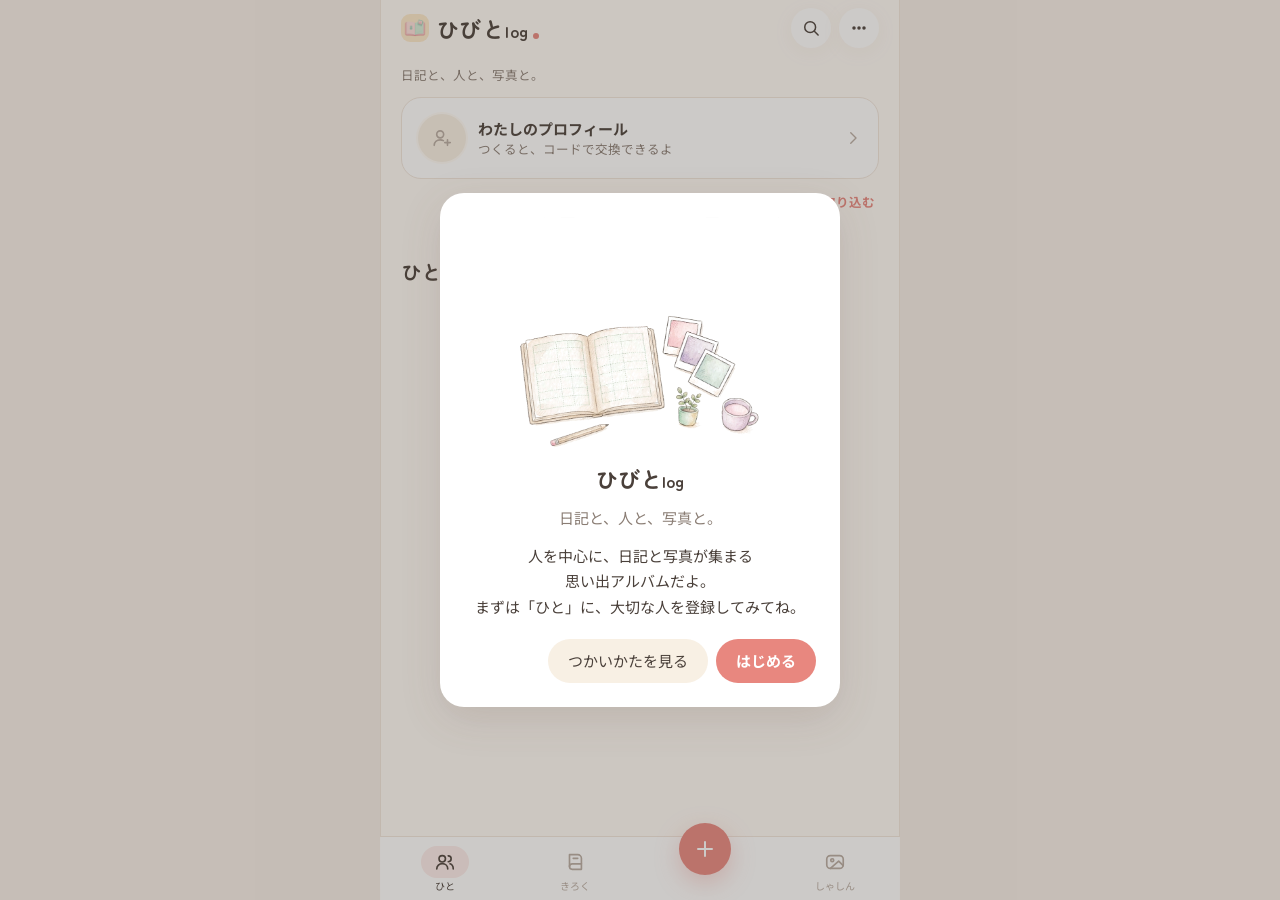
<file: hibito/hibito.html>
<!doctype html>
<html lang="ja" data-theme="milk">
<head>
<meta charset="utf-8">
<meta name="viewport" content="width=device-width,initial-scale=1,viewport-fit=cover">
<meta name="theme-color" content="#FFFBF6">
<title>ひびとlog</title>
<link rel="icon" href="assets/symbol.png">
<link rel="apple-touch-icon" href="assets/symbol.png">
<link rel="preconnect" href="https://fonts.googleapis.com">
<link rel="preconnect" href="https://fonts.gstatic.com" crossorigin>
<link rel="stylesheet" href="https://fonts.googleapis.com/css2?family=Zen+Maru+Gothic:wght@400;700&family=Noto+Sans+JP:wght@400;700&family=Shippori+Mincho:wght@400;700&display=swap">
<style>
/* ===== フェーズ1：デザイントークン ===== */
:root{
  --bg:#FFFBF6; --bg-outer:#F6EEE7; --card:#FFFFFF;
  --ink:#4A403A; --ink-soft:#8A7D74; --ink-faint:#B8ABA1; --line:#F1E6DC;
  --pink:#F7C8C4; --pink-deep:#E8877F; --pink-soft:#FDECEA;
  --mint:#BFE3D0; --mint-soft:#EAF6EF;
  --beige:#EAD9C2; --beige-soft:#F8F0E4;
  --lav:#DCD2F0; --lav-soft:#F1EDFB;
  --butter:#F9E3A1; --butter-soft:#FEF6DB;
  --danger:#D96C5F;
  --radius-card:20px; --radius-input:14px; --radius-photo:16px;
  --shadow-card:0 4px 20px rgba(190,150,130,.08);
  --shadow-fab:0 8px 24px rgba(232,135,127,.35);
  --font-head:'Zen Maru Gothic','M PLUS Rounded 1c','Hiragino Maru Gothic ProN','BIZ UDPGothic',sans-serif;
  --font-body:'Noto Sans JP','Hiragino Sans','Hiragino Kaku Gothic ProN','Yu Gothic','Meiryo',sans-serif;
  --hd-bg:rgba(255,251,246,.92); --nav-bg:rgba(255,255,255,.92);
  /* 個人の色（テーマ対象外） */
  --pc-pink:#F7C8C4; --pc-mint:#BFE3D0; --pc-beige:#EAD9C2; --pc-lav:#DCD2F0; --pc-butter:#F9E3A1; --pc-soft:#FDECEA;
  --safe-b:env(safe-area-inset-bottom,0px);
}
:root[data-theme="plain"]{
  --bg:#FAFAF8; --bg-outer:#EFEFEB; --card:#FFFFFF;
  --ink:#333333; --ink-soft:#75756F; --ink-faint:#AEAEA6; --line:#E8E8E2;
  --pink:#D9D9D0; --pink-deep:#5F5F58; --pink-soft:#F0F0EA; --beige-soft:#F2F2EE;
  --radius-card:12px; --radius-input:10px; --radius-photo:10px;
  --shadow-card:0 1px 3px rgba(0,0,0,.05); --shadow-fab:0 4px 10px rgba(0,0,0,.12);
  --font-head:var(--font-body); --hd-bg:rgba(250,250,248,.92);
}
:root[data-theme="quiet"]{
  --bg:#F4F3EE; --bg-outer:#E8E7E0; --card:#FCFCFA;
  --ink:#2F3532; --ink-soft:#69716C; --ink-faint:#A2A9A4; --line:#E1E1D8;
  --pink:#A8BFA5; --pink-deep:#57705F; --pink-soft:#E9EFE7; --beige-soft:#ECEBE4;
  --radius-card:16px; --radius-input:12px; --radius-photo:14px;
  --shadow-card:0 3px 14px rgba(70,90,75,.07); --shadow-fab:0 6px 18px rgba(87,112,95,.3);
  --font-head:'Shippori Mincho','Hiragino Mincho ProN','Yu Mincho',serif; --hd-bg:rgba(244,243,238,.92);
}
:root[data-theme="note"]{
  --bg:#FBF5E9; --bg-outer:#F0E5CF; --card:#FFFDF6;
  --ink:#4A3F33; --ink-soft:#85786A; --ink-faint:#B8AA98; --line:#E3D2B6;
  --pink:#E4B98F; --pink-deep:#C05B2E; --pink-soft:#F9EBD6; --beige-soft:#F5EAD7;
  --radius-card:10px; --radius-input:10px; --radius-photo:10px;
  --shadow-card:0 3px 12px rgba(150,110,60,.08); --shadow-fab:0 6px 18px rgba(192,91,46,.3);
  --hd-bg:rgba(251,245,233,.92); --nav-bg:rgba(255,253,246,.92);
}

/* ===== 基本 ===== */
*{box-sizing:border-box;margin:0;padding:0}
html{-webkit-text-size-adjust:100%}
body{background:var(--bg-outer);color:var(--ink);font-family:var(--font-body);font-size:15px;line-height:1.7;font-weight:400;-webkit-tap-highlight-color:transparent;overflow-x:hidden}
#app{max-width:520px;margin:0 auto;min-height:100vh;min-height:100dvh;background:var(--bg);border-left:1px solid var(--line);border-right:1px solid var(--line);position:relative}
@media (max-width:521px){#app{border-left:0;border-right:0}}
button{font:inherit;color:inherit;background:none;border:0;cursor:pointer;text-align:inherit}
img{display:block}
b,strong,h1,h2,h3{font-weight:700}
h1,h2,h3,.logo,.ttl{font-family:var(--font-head)}
.ic{display:block;flex:none}
.tap{transition:transform 180ms ease,background-color 180ms ease}
.tap:active{transform:scale(.97)}
.muted{color:var(--ink-soft);font-size:12.5px}
.sp{flex:1}
.hide{display:none!important}

/* ===== ヘッダー ===== */
.hd{position:sticky;top:0;z-index:20;height:56px;display:flex;align-items:center;gap:10px;padding:0 20px;background:var(--bg);background:var(--hd-bg);-webkit-backdrop-filter:blur(8px);backdrop-filter:blur(8px)}
.logo{display:flex;align-items:center;gap:8px;font-size:22px;font-weight:700;letter-spacing:.02em;line-height:1}
.logo img{width:28px;height:28px;border-radius:9px;object-fit:cover}
.logo small{font-size:16px;margin-left:1px}
.logo .dot{width:6px;height:6px;border-radius:50%;background:var(--pink-deep);align-self:flex-end;margin:0 0 3px -4px}
.hd-r{margin-left:auto;display:flex;gap:8px}
.cbtn{width:40px;height:40px;border-radius:50%;background:var(--card);box-shadow:var(--shadow-card);display:grid;place-items:center;color:var(--ink);flex:none}
.cbtn-sp{width:40px;flex:none}
.hd-t{font-size:16px;flex:1;min-width:0;white-space:nowrap;overflow:hidden;text-overflow:ellipsis}
.hd .inp{flex:1;height:40px;padding:8px 14px}
input[type=search]::-webkit-search-cancel-button{-webkit-appearance:none;appearance:none}

/* ===== 本体 ===== */
#main{padding:8px 20px calc(120px + var(--safe-b))}
#app.no-nav #main{padding-bottom:calc(40px + var(--safe-b))}
#app.has-foot #main{padding-bottom:calc(110px + var(--safe-b))}
#app.has-foot.has-nav #main{padding-bottom:calc(180px + var(--safe-b))}
.fade{animation:fade 180ms ease}
@keyframes fade{from{opacity:0;transform:translateY(6px)}to{opacity:1;transform:none}}
.catch{font-size:12.5px;color:var(--ink-soft);margin:0 0 12px}
.blk+.blk,.hero+.blk{margin-top:32px}
.bh{display:flex;align-items:baseline;gap:8px;margin-bottom:12px}
.bh h2{font-size:16px}
.bh h2.ttl{font-size:20px}
.bh small{font-size:12.5px;color:var(--ink-soft)}
.lnk{font-size:12.5px;color:var(--pink-deep);font-weight:700;min-height:44px;padding:0 4px;display:inline-flex;align-items:center;gap:4px}
.mh{font-size:14px;margin:20px 0 12px;display:flex;gap:8px;align-items:baseline}
.mh small{font-size:12.5px;color:var(--ink-soft);font-weight:400}
.mh:first-child{margin-top:0}

/* カード・行 */
.card{background:var(--card);border:1px solid var(--line);border-radius:var(--radius-card);padding:16px;display:block;width:100%}
.stack>*+*{margin-top:12px}
.rows{border-top:1px solid var(--line)}
.row{display:flex;align-items:center;gap:12px;min-height:56px;padding:8px 0;border-bottom:1px solid var(--line);width:100%;text-align:left}
.r-main{flex:1;min-width:0;display:flex;flex-direction:column;line-height:1.45}
.r-main b{font-size:15px;white-space:nowrap;overflow:hidden;text-overflow:ellipsis}
.r-main small{font-size:12.5px;color:var(--ink-soft);white-space:nowrap;overflow:hidden;text-overflow:ellipsis}
.chev{color:var(--ink-faint)}
.kv{display:flex;gap:12px;padding:12px 0;border-bottom:1px solid var(--line);min-height:48px;align-items:baseline}
.kv dt{width:108px;flex:none;font-size:12.5px;color:var(--ink-soft)}
.kv dd{flex:1;min-width:0;white-space:pre-wrap;word-break:break-word}
.kv dd a{color:var(--ink)}
.sub-h{font-size:12.5px;color:var(--ink-soft);margin:20px 0 4px;display:flex;align-items:center;gap:6px}

/* 名前アイコン */
.av{width:var(--s);height:var(--s);border-radius:50%;display:inline-flex;align-items:center;justify-content:center;flex:none;color:var(--ink);font-family:var(--font-head);font-weight:700;box-shadow:0 0 0 2px var(--bg);line-height:1;overflow:hidden}
.av>span{display:inline-flex;align-items:baseline;line-height:1}
.av b{font-size:calc(var(--s)*.44)}
.av i{font-style:normal;font-size:calc(var(--s)*.24);margin-left:1px}
.avs{display:inline-flex;flex:none}
.avs .av+.av{margin-left:-6px}
.av-empty{background:var(--beige-soft);color:var(--ink-faint)}

/* ピル・チップ */
.pill{display:inline-flex;align-items:center;gap:6px;height:24px;padding:0 10px;border-radius:999px;font-size:11px;background:var(--beige-soft);color:var(--ink);white-space:nowrap}
.pill.soft{background:var(--pink-soft)}
.mood{display:inline-flex;align-items:center;gap:4px;font-size:11px;color:var(--ink-soft)}
.mood i{width:8px;height:8px;border-radius:50%;display:block}
.chips{display:flex;gap:8px;overflow-x:auto;scrollbar-width:none;margin:0 -20px;padding:6px 20px}
.chips::-webkit-scrollbar{display:none}
.chips.wrap{flex-wrap:wrap;overflow:visible;margin:0;padding:6px 0}
.chip{position:relative;height:32px;padding:0 14px;border-radius:999px;font-size:12.5px;background:var(--card);border:1px solid var(--line);color:var(--ink-soft);white-space:nowrap;display:inline-flex;align-items:center;gap:4px;flex:none}
.chip::before{content:"";position:absolute;inset:-6px -2px}
.chip.on{background:var(--pink-soft);border-color:var(--pink-deep);color:var(--ink)}
.chip .sw{width:12px;height:12px;border-radius:50%;display:block}

/* 日記カード（簡素形） */
.ecard{display:flex;gap:12px;align-items:flex-start;text-align:left}
.ec-main{flex:1;min-width:0}
.ec-top{display:flex;align-items:center;gap:8px;margin-bottom:6px}
.ecard h3{font-size:16px;line-height:1.5;white-space:nowrap;overflow:hidden;text-overflow:ellipsis}
.clamp1{font-size:15px;color:var(--ink-soft);white-space:nowrap;overflow:hidden;text-overflow:ellipsis}
.ec-ppl{display:flex;align-items:center;gap:8px;margin-top:8px;font-size:12.5px;color:var(--ink-soft);min-width:0}
.ec-ppl span{white-space:nowrap;overflow:hidden;text-overflow:ellipsis}
.th{position:relative;flex:none;width:64px;height:64px;border-radius:12px;overflow:hidden;background:var(--beige-soft)}
.th img{width:100%;height:100%;object-fit:cover}
.th span{position:absolute;inset:0;display:grid;place-items:center;background:rgba(74,64,58,.38);color:#fff;font-size:12.5px;font-weight:700}
.th.sm{width:44px;height:44px;border-radius:10px}

/* 写真グリッド */
.pgrid{display:grid;grid-template-columns:repeat(3,1fr);gap:6px}
.pgrid>button,.pgrid>div{position:relative;aspect-ratio:1;border-radius:12px;overflow:hidden;background:var(--beige-soft);display:block;width:100%}
.pgrid img{width:100%;height:100%;object-fit:cover}
.pgrid .sel{outline:2.5px solid var(--pink-deep);outline-offset:-2.5px}
.pgrid .ck{position:absolute;top:6px;right:6px;width:22px;height:22px;border-radius:50%;background:var(--pink-deep);color:#fff;display:grid;place-items:center}
.pgrid .addtile{display:flex;flex-direction:column;align-items:center;justify-content:center;gap:4px;border:1.5px dashed var(--pink);background:var(--card);color:var(--ink-soft);font-size:12px}

/* 入力 */
.fld{margin-bottom:24px}
.fld>label,.fld>.lbl{display:block;font-size:12px;color:var(--ink-soft);margin-bottom:8px}
.inp{width:100%;background:var(--card);border:1px solid var(--line);border-radius:var(--radius-input);padding:12px 14px;font-size:15px;color:var(--ink);font-family:inherit;outline:none;transition:border-color 180ms ease,box-shadow 180ms ease;-webkit-appearance:none;appearance:none}
.inp:focus{border-color:var(--pink-deep);box-shadow:0 0 0 3px var(--pink-soft)}
textarea.inp{min-height:140px;line-height:1.7;resize:vertical;display:block}
select.inp{width:auto;padding-right:32px;background-image:none}
.two{display:flex;gap:8px;align-items:center}
.colors{display:flex;gap:12px;flex-wrap:wrap}
.colors button{width:44px;height:44px;border-radius:50%;display:grid;place-items:center}
.colors button i{width:34px;height:34px;border-radius:50%;display:block;box-shadow:0 0 0 1px rgba(74,64,58,.06)}
.colors button.on i{box-shadow:0 0 0 2px var(--bg),0 0 0 4px var(--pink-deep)}
.req{color:var(--pink-deep)}

/* ボタン */
.pbtn{height:52px;width:100%;border-radius:999px;background:var(--pink-deep);color:#fff;font-size:15px;font-weight:700;display:flex;align-items:center;justify-content:center;gap:8px}
.pbtn:disabled{background:var(--pink);cursor:default}
.sbtn{height:44px;padding:0 20px;border-radius:999px;background:var(--beige-soft);color:var(--ink);font-size:15px;display:inline-flex;align-items:center;justify-content:center;gap:6px}
.sbtn.pri{background:var(--pink-deep);color:#fff;font-weight:700}
.sbtn.danger{background:var(--danger);color:#fff;font-weight:700}
.sbtn.line{background:var(--card);border:1px solid var(--line)}
.btns{display:flex;gap:8px;flex-wrap:wrap}
.btns.c{justify-content:center}

/* 下部固定 */
.foot{position:fixed;left:0;right:0;margin:0 auto;max-width:520px;bottom:0;z-index:25;padding:12px 20px calc(12px + var(--safe-b));background:var(--bg);background:var(--hd-bg);-webkit-backdrop-filter:blur(8px);backdrop-filter:blur(8px)}
#app.has-nav .foot{bottom:calc(64px + var(--safe-b));padding-bottom:12px;background:transparent;backdrop-filter:none;-webkit-backdrop-filter:none}
.foot:empty{display:none}

/* 下部ナビ */
.nav{position:fixed;left:0;right:0;margin:0 auto;max-width:520px;bottom:0;z-index:30;height:calc(64px + var(--safe-b));padding-bottom:var(--safe-b);background:var(--nav-bg);-webkit-backdrop-filter:blur(8px);backdrop-filter:blur(8px);border-top:1px solid var(--line);display:grid;grid-template-columns:repeat(4,1fr)}
#app.no-nav .nav{display:none}
.tab{display:flex;flex-direction:column;align-items:center;justify-content:center;gap:2px;color:var(--ink-faint);font-size:10px;line-height:1.2;min-height:44px}
.tab .tp{width:48px;height:32px;border-radius:999px;display:grid;place-items:center;transition:background-color 180ms ease}
.tab.on{color:var(--ink)}
.tab.on .tp{background:var(--pink-soft)}
.fabw{display:flex;justify-content:center}
.fab{width:52px;height:52px;border-radius:50%;background:var(--pink-deep);color:#fff;box-shadow:var(--shadow-fab);display:grid;place-items:center;transform:translateY(-14px);transition:transform 180ms ease}
.fab:active{transform:translateY(-14px) scale(.97)}

/* オーバーレイ */
#ov{position:fixed;inset:0;z-index:60;display:none}
#ov.open{display:block}
.scrim{position:absolute;inset:0;background:rgba(74,64,58,.28);animation:fadeo 180ms ease}
@keyframes fadeo{from{opacity:0}}
.sheet{position:absolute;left:0;right:0;bottom:0;margin:0 auto;max-width:520px;background:var(--card);border-radius:24px 24px 0 0;padding:8px 20px calc(24px + var(--safe-b));max-height:88vh;overflow:auto;box-shadow:0 -8px 30px rgba(120,90,70,.12);animation:up 180ms ease}
@keyframes up{from{transform:translateY(24px);opacity:0}}
.sheet .grab{width:40px;height:4px;border-radius:999px;background:var(--line);margin:4px auto 12px}
.sheet h2{font-size:16px;margin:4px 0 12px}
.srow{display:flex;align-items:center;gap:14px;height:64px;width:100%;font-size:15px;text-align:left;border-radius:16px}
.srow .ci{width:40px;height:40px;border-radius:50%;display:grid;place-items:center;flex:none;color:var(--ink)}
.srow.danger{color:var(--danger)}
.modal-wrap{position:absolute;inset:0;display:flex;align-items:center;justify-content:center;padding:20px;pointer-events:none}
.modal{pointer-events:auto;width:100%;max-width:400px;background:var(--card);border-radius:24px;padding:24px;max-height:88vh;overflow:auto;box-shadow:0 12px 40px rgba(120,90,70,.16);animation:fade 180ms ease}
.modal h2{font-size:16px;margin-bottom:8px}
.modal p{font-size:15px}
.modal .btns{margin-top:20px;justify-content:flex-end}

/* トースト */
#toast{position:fixed;left:50%;bottom:calc(96px + var(--safe-b));transform:translateX(-50%);background:var(--ink);color:#fff;font-size:12.5px;padding:10px 18px;border-radius:999px;z-index:90;opacity:0;pointer-events:none;transition:opacity 180ms ease;max-width:calc(100% - 40px);text-align:center}
#toast.show{opacity:1}

/* 空状態・素材 */
.art{width:100%;height:100%;object-fit:contain}
.empty{text-align:center;padding:12px 0 8px}
.empty .ew{width:160px;aspect-ratio:1;margin:0 auto 8px}
.empty p{font-size:15px;margin-bottom:16px}
.welcome-art{aspect-ratio:3/2;width:100%;max-width:420px;margin:0 auto}

/* ひと画面 */
.mecard{display:flex;align-items:center;gap:12px;text-align:left}
.mecard .r-main b{font-size:15px}
.ck-c{width:24px;height:24px;border-radius:50%;border:1.5px solid var(--line);display:grid;place-items:center;flex:none;color:#fff;background:var(--card)}
.row.on .ck-c{background:var(--pink-deep);border-color:var(--pink-deep)}
.row.on{background:var(--pink-soft);border-radius:12px;border-bottom-color:transparent;padding-left:8px;padding-right:8px}

/* 詳細ヘッダー */
.hero{text-align:center;padding:8px 0 4px}
.hero .av{margin:0 auto 12px}
.hero h1{font-size:20px;line-height:1.4}
.hero .yomi{font-size:12.5px;color:var(--ink-soft)}
.hero .tags{display:flex;gap:6px;justify-content:center;flex-wrap:wrap;margin-top:10px}
.hero .bd{display:flex;align-items:center;gap:6px;justify-content:center;font-size:12.5px;color:var(--ink-soft);margin-top:8px}
.hero .btns{margin-top:16px;justify-content:center}
.tl-d{width:72px;flex:none;font-size:12.5px;color:var(--ink-soft);line-height:1.4}

/* 日記詳細 */
.e-title{font-size:20px;line-height:1.5;margin:10px 0 12px}
.e-body{font-size:15px;line-height:1.8;white-space:pre-wrap;word-break:break-word}
.e-ph1{width:100%;border-radius:var(--radius-photo);overflow:hidden;background:var(--beige-soft)}
.e-ph1 img{width:100%;height:auto}
.g2{display:grid;grid-template-columns:1fr 1fr;gap:6px;margin-top:6px}
.g2 button{aspect-ratio:1;border-radius:12px;overflow:hidden;background:var(--beige-soft)}
.g2 img{width:100%;height:100%;object-fit:cover}

/* 写真詳細 */
.ph-big{border-radius:var(--radius-photo);overflow:hidden;background:var(--beige-soft);display:flex;justify-content:center}
.ph-big img{max-width:100%;max-height:60vh;width:auto;height:auto;object-fit:contain}

/* チャット */
.note-bar{font-size:12px;color:var(--ink-soft);background:var(--beige-soft);border-radius:999px;padding:6px 14px;text-align:center;margin-bottom:16px}
.msgs{display:flex;flex-direction:column;gap:8px}
.bub{max-width:78%;padding:10px 14px;border-radius:18px;font-size:15px;line-height:1.6;white-space:pre-wrap;word-break:break-word}
.bub.me{align-self:flex-end;background:var(--pink-soft);border-bottom-right-radius:6px}
.bub.them{align-self:flex-start;background:var(--card);border:1px solid var(--line);border-bottom-left-radius:6px}
.bub-t{font-size:11px;color:var(--ink-faint);margin-top:-4px}
.bub-t.me{align-self:flex-end}
.chatbar{display:flex;gap:8px;align-items:flex-end}
.chatbar .inp{flex:1;min-height:44px;max-height:120px;padding:10px 14px;resize:none;line-height:1.5}
.sendb{width:44px;height:44px;border-radius:50%;background:var(--pink-deep);color:#fff;display:grid;place-items:center;flex:none}
.sendb:disabled{background:var(--pink)}

/* QR・コード */
.qr{width:220px;max-width:100%;margin:12px auto;background:#fff;border-radius:16px;padding:8px}
.qr svg{display:block;width:100%;height:auto}
.code{font-family:ui-monospace,Menlo,Consolas,monospace;font-size:12px;min-height:88px!important;word-break:break-all}
video.cam{width:100%;border-radius:16px;background:var(--beige-soft);aspect-ratio:1;object-fit:cover}

/* ロック */
#lock{position:fixed;inset:0;z-index:100;background:var(--bg);display:none;flex-direction:column;align-items:center;justify-content:center;padding:24px}
#lock.open{display:flex}
#lock h2{font-family:var(--font-head);font-size:16px;margin:12px 0 4px}
#lock .err{font-size:12.5px;color:var(--danger);min-height:22px}
.dots{display:flex;gap:16px;margin:16px 0 24px}
.dots i{width:14px;height:14px;border-radius:50%;border:1.5px solid var(--pink-deep)}
.dots i.f{background:var(--pink-deep)}
.pad{display:grid;grid-template-columns:repeat(3,72px);gap:14px}
.pad button{width:72px;height:72px;border-radius:50%;background:var(--card);border:1px solid var(--line);font-size:22px;font-family:var(--font-head);display:grid;place-items:center}
.pad button.ghost{background:none;border:0}

/* つかいかた */
.g-sec h2{font-size:16px;margin-bottom:8px}
.g-sec p{margin:0 0 8px;word-break:break-word}
.g-list{padding-left:1.5em;margin:0 0 8px}
.g-list li{margin-bottom:4px}
.g-list li::marker{color:var(--pink-deep)}

/* 統計（ふりかえり） */
.big-n{font-size:28px;font-family:var(--font-head);font-weight:700;line-height:1.2}
.rv{display:grid;grid-template-columns:1fr 1fr;gap:12px;margin-bottom:16px}
.rv .card{text-align:center;padding:14px}
</style>
</head>
<body>
<div id="app" class="has-nav">
  <header class="hd" id="hd"></header>
  <main id="main"></main>
  <div class="foot" id="foot"></div>
  <nav class="nav" id="nav" aria-label="メニュー"></nav>
</div>
<div id="ov"></div>
<div id="lock"></div>
<div id="toast" role="status" aria-live="polite"></div>
<input type="file" id="fileAdd" accept="image/*" multiple hidden>
<input type="file" id="fileEntry" accept="image/*" multiple hidden>
<input type="file" id="fileJson" accept="application/json,.json" hidden>
<!-- つかいかたガイド本文（デザイン指示書の本文をそのまま。要約・改変しない） -->
<script type="text/plain" id="guide-src">
## はじめに

ひびとlog は、大切な人との日々を残す手帳だよ。
人を登録して、その人と「いつ・何をしたか」を記録していくのが基本の使い方。
写真も一緒に残せるよ。

## ひとを登録する

1. 「ひと」画面の＋ボタンから登録できるよ
2. 名前と関係（家族・友達・仕事など）を選んでね。関係は大分類と小分類の2段で選べるよ
3. 漢字表記を入れると、アイコンの文字がその漢字になるよ
4. 誕生日や場所、近況も書いておくと、その人のページが充実するよ

## 記録をつける

1. 下の＋ボタンから「記録をかく」を選ぶよ
2. 日付・タイトル・内容を書いて、一緒だった人を選んでね
3. 写真も一緒に付けられるよ
4. 記録は「きろく」に新しい順に並んで、選んだ人のページにも自動で出るよ

## 人のページ

人を押すと、その人のページが開くよ。
- 「その人について」：関係・容姿・誕生日・場所・近況などのプロフィール
- 「いつ・何をしたか」：その人との記録の一覧
- 「しゃしん」：その人が写っている写真

関係や容姿、近況のメモは自分の手帳だけの情報で、交換では渡らないよ。

## メンバーで見る

「ひと」画面で人を2人以上選ぶと「このメンバーで見る」が出るよ。
全員が一緒にいた記録と写真だけが見られるよ。家族の集まりや、いつものメンバーとの思い出を振り返るのに便利。

## わたしのプロフィール

「ひと」画面の先頭に、自分のプロフィールを作れるよ。
名前・誕生日・場所・仕事・ひとこと・好きなもの・近況と、電話番号・メールアドレスが書けるよ。
ここに書いた内容が、プロフィール交換で相手に渡るよ。

## プロフィール交換

自分のプロフィールを、コードやQRで相手に渡せるよ。

渡すとき：
1. 自分のプロフィール画面で「交換コードを発行する」を押す
2. 出てきたコードをコピーするか、QRを見せてね

受け取るとき：
1. 「ひと」画面の「交換コードを取り込む」から、コードを貼るかQRを読み取る
2. 関係を選ぶと、その人が「ひと」に登録されるよ

渡るのは公開項目だけ。関係・容姿・近況メモなどの手帳の情報は渡らないよ。

## 連絡する（電話・メール）

電話番号やメールアドレスが登録してある人のページでは、押すと「電話をかける」「メールを送る」が選べるよ。そのまま端末の電話・メールアプリが開くよ。

## チャット

プロフィールを交換した人とは、アプリの中でチャットができるよ。
その人のページから開いてね。
（試作版では、この端末の中だけのチャットだよ）

## お知らせ

「ひと」画面の上に、こんなお知らせが出ることがあるよ。
- もうすぐ誕生日：30日以内の人の誕生日
- 久しぶりの人：90日以上記録がない人

どちらも押すとその人のページに行けるよ。誕生日のお祝いや、久しぶりの連絡のきっかけに使ってね。

## 思い出とふりかえり

「きろく」の先頭には「思い出」が出るよ。去年の今日の記録や、昔の記録が写真と一緒に表示されるよ。
設定の「今年のふりかえり」では、今年の記録の数や、よく一緒にいた人も見られるよ。

## デザインを変える

設定の「デザイン」から、テーマを切り替えられるよ。
ミルク／まっしろ／しずか／てちょう、の4種類。気分で変えてね。

## アプリロック

設定の「アプリロック」で4桁のPINを付けられるよ。
付けると、開くときにPINが必要になるよ。大切な手帳だから、気になる人は付けてね。

## バックアップ

設定から、データをJSONで書き出せるよ。機種変更のときは、新しい端末で読み込めば元どおりになるよ。
ときどき書き出しておくと安心だよ。

## データについて

- 記録した内容は、あなたの手帳の中だけのものだよ
- プロフィール交換で渡るのは、自分で公開用に書いた項目だけ
- チャットや共有の本格的な仕組みは、今後のアップデートで育てていく予定だよ
</script>
<script>
'use strict';
/* ===== フェーズ1：共通部品 ===== */
const KEY='hibito_v1';
const $=s=>document.querySelector(s);
const esc=s=>String(s==null?'':s).replace(/[&<>"']/g,c=>({'&':'&amp;','<':'&lt;','>':'&gt;','"':'&quot;',"'":'&#39;'}[c]));
let seq=0;const uid=()=>String(Date.now())+'-'+(++seq);
const first=s=>{const a=Array.from(String(s||'').trim());return a[0]||''};

/* 日付 */
const pad2=n=>String(n).padStart(2,'0');
const ymd=d=>`${d.getFullYear()}-${pad2(d.getMonth()+1)}-${pad2(d.getDate())}`;
const today=()=>ymd(new Date());
const parseD=s=>{const[y,m,d]=String(s).split('-').map(Number);return new Date(y,m-1,d)};
const WD='日月火水木金土';
const fmtDate=s=>{const d=parseD(s);return `${d.getMonth()+1}月${d.getDate()}日（${WD[d.getDay()]}）`};
const fmtMD=s=>{const d=parseD(s);return `${d.getMonth()+1}月${d.getDate()}日`};
const fmtBday=b=>{const[m,d]=b.split('-').map(Number);return `${m}月${d}日`};
const addDays=(s,n)=>{const d=parseD(s);d.setDate(d.getDate()+n);return ymd(d)};
const daysBetween=(a,b)=>Math.round((parseD(b)-parseD(a))/864e5);
const monthLabel=s=>{const[y,m]=s.split('-').map(Number);return (String(y)===today().slice(0,4)?'':y+'年')+m+'月'};

/* 語彙 */
const REL={家族:['父','母','配偶者','きょうだい','子ども','祖父母','親戚','いとこ'],友達:['幼なじみ','地元の友達','高校の友達','大学の友達','ママ友','パパ友','オンラインの友達'],仕事:['同僚','上司','部下','取引先','お客さん','元同僚'],学校:['同級生','先輩','後輩','先生'],趣味:['趣味仲間','サークル仲間','習い事の仲間'],地域:['近所の人','町内の人'],その他:['知人','その他']};
const REL_KEYS=Object.keys(REL);
const REL_CHAR={家族:'家',友達:'友',仕事:'仕',学校:'学',趣味:'趣',地域:'地',その他:'他'};
const STATUS=[['genki','元気'],['busy','忙しい'],['ganbaru','頑張ってる'],['rest','お休み中'],['away','連絡とってない']];
const statusLabel=k=>(STATUS.find(s=>s[0]===k)||[])[1]||'';
const MOODS=[['happy','うれしい','var(--pc-butter)'],['calm','おだやか','var(--pc-mint)'],['normal','ふつう','var(--pc-beige)'],['tired','つかれた','var(--pc-lav)'],['sad','かなしい','var(--pc-pink)']];
const COLORS={pink:'var(--pc-pink)',mint:'var(--pc-mint)',beige:'var(--pc-beige)',lav:'var(--pc-lav)',butter:'var(--pc-butter)',soft:'var(--pc-soft)'};
const THEMES=[['milk','ミルク','#F7C8C4'],['plain','まっしろ','#D9D9D0'],['quiet','しずか','#A8BFA5'],['note','てちょう','#E4B98F']];

/* アイコン（線の丸いSVG） */
const IP={
 search:'<circle cx="11" cy="11" r="6.5"/><path d="M16 16l4.5 4.5"/>',
 more:'<circle cx="6" cy="12" r="1.2" fill="currentColor"/><circle cx="12" cy="12" r="1.2" fill="currentColor"/><circle cx="18" cy="12" r="1.2" fill="currentColor"/>',
 back:'<path d="M15 5l-7 7 7 7"/>',
 chev:'<path d="M9 5l7 7-7 7"/>',
 plus:'<path d="M12 5v14M5 12h14"/>',
 people:'<circle cx="9" cy="8.5" r="3.5"/><path d="M3 19.5c0-3.4 2.7-5.8 6-5.8s6 2.4 6 5.8"/><path d="M15.5 5.3a3.2 3.2 0 010 6.4M17.5 13.9c2 .7 3.5 2.6 3.5 5.6"/>',
 book:'<path d="M6 4h9a4 4 0 014 4v12H9a3 3 0 01-3-3z"/><path d="M6 17a3 3 0 013-3h10"/><path d="M10 8h5"/>',
 photo:'<rect x="3" y="5" width="18" height="14" rx="4"/><circle cx="9" cy="10" r="1.6"/><path d="M21 16l-5-5-9 8"/>',
 pen:'<path d="M5 19.5l3.8-.9L19 8.4a2 2 0 000-2.8l-.6-.6a2 2 0 00-2.8 0L5.4 15.2z"/><path d="M14 7l3 3"/>',
 userplus:'<circle cx="10" cy="8" r="3.8"/><path d="M3.5 20c0-3.6 2.9-6 6.5-6 1.3 0 2.5.3 3.5.9"/><path d="M18 14v6M15 17h6"/>',
 cake:'<path d="M4 20h16"/><path d="M5.5 20v-6a2 2 0 012-2h9a2 2 0 012 2v6"/><path d="M5.5 15.5c2 1.3 4.2 1.3 6.5 0s4.5-1.3 6.5 0"/><path d="M12 12V8.5"/><path d="M12 4.5c.8.9.8 1.8 0 2.5-.8-.7-.8-1.6 0-2.5z"/>',
 check:'<path d="M5 12.5l4.5 4.5L19 7.5"/>',
 phone:'<path d="M7 3.5h2.5l1.8 4.6-2.2 1.4a11 11 0 005.4 5.4l1.4-2.2 4.6 1.8V17a3 3 0 01-3 3A15.5 15.5 0 014 6.5a3 3 0 013-3z"/>',
 mail:'<rect x="3" y="5" width="18" height="14" rx="4"/><path d="M4.5 8l7.5 5.5L19.5 8"/>',
 chat:'<path d="M5 18.5V16a3 3 0 01-1-2.2V7a3 3 0 013-3h10a3 3 0 013 3v6.8a3 3 0 01-3 3H8.5z"/>',
 trash:'<path d="M4.5 7h15"/><path d="M9.5 7V5a1.5 1.5 0 011.5-1.5h2A1.5 1.5 0 0114.5 5v2"/><path d="M6.5 7l.9 11.5a2 2 0 002 1.5h5.2a2 2 0 002-1.5L17.5 7"/>',
 qr:'<rect x="4" y="4" width="6" height="6" rx="1.8"/><rect x="14" y="4" width="6" height="6" rx="1.8"/><rect x="4" y="14" width="6" height="6" rx="1.8"/><path d="M14 14h2.5v2.5M20 14v.01M14 20h.01M17.5 20H20v-3"/>',
 lock:'<rect x="5" y="10.5" width="14" height="10" rx="3"/><path d="M8.5 10.5V8a3.5 3.5 0 017 0v2.5"/>',
 camera:'<rect x="3" y="7" width="18" height="13" rx="4"/><circle cx="12" cy="13.5" r="3.5"/><path d="M9 7l1.2-2.5h3.6L15 7"/>',
 download:'<path d="M12 4v11M7.5 10.5L12 15l4.5-4.5M5 20h14"/>',
 upload:'<path d="M12 15V4M7.5 8.5L12 4l4.5 4.5M5 20h14"/>',
 star:'<path d="M12 4l1.9 5.1L19 11l-5.1 1.9L12 18l-1.9-5.1L5 11l5.1-1.9z"/>',
 palette:'<path d="M12 4a8 8 0 100 16c1.2 0 1.8-.8 1.8-1.7 0-1.4-1.3-1.7-1.3-3 0-1 .8-1.6 1.8-1.6H17a3 3 0 003-3C20 7 16.4 4 12 4z"/><circle cx="8" cy="11" r="1" fill="currentColor"/><circle cx="11.5" cy="8" r="1" fill="currentColor"/><circle cx="15.5" cy="9" r="1" fill="currentColor"/>',
 refresh:'<path d="M19.5 12a7.5 7.5 0 01-13.2 4.9M4.5 12a7.5 7.5 0 0113.2-4.9"/><path d="M18 3.5v3.8h-3.8M6 20.5v-3.8h3.8"/>',
 close:'<path d="M6.5 6.5l11 11M17.5 6.5l-11 11"/>',
 group:'<circle cx="8" cy="9" r="3"/><circle cx="16" cy="9" r="3"/><path d="M2.5 19c0-3 2.4-5 5.5-5 1.6 0 3 .5 4 1.4 1-.9 2.4-1.4 4-1.4 3.1 0 5.5 2 5.5 5"/>',
 send:'<path d="M5 12h12M12 6.5L17.5 12 12 17.5"/>',
 copy:'<rect x="8.5" y="8.5" width="11" height="11" rx="3"/><path d="M15.5 8.5V7a2.5 2.5 0 00-2.5-2.5H7A2.5 2.5 0 004.5 7v6A2.5 2.5 0 007 15.5h1.5"/>',
 link:'<path d="M10 14a4 4 0 005.7 0l3-3a4 4 0 00-5.7-5.7l-1 1"/><path d="M14 10a4 4 0 00-5.7 0l-3 3a4 4 0 005.7 5.7l1-1"/>',
 edit:'<path d="M5 19.5l3.8-.9L19 8.4a2 2 0 000-2.8l-.6-.6a2 2 0 00-2.8 0L5.4 15.2z"/>',
 heart:'<path d="M12 19s-7-4.3-7-9.5A3.8 3.8 0 0112 7.3a3.8 3.8 0 017 2.2C19 14.7 12 19 12 19z"/>'
};
const icon=(n,s=22,w=1.8)=>`<svg class="ic" width="${s}" height="${s}" viewBox="0 0 24 24" fill="none" stroke="currentColor" stroke-width="${w}" stroke-linecap="round" stroke-linejoin="round" aria-hidden="true">${IP[n]||''}</svg>`;

/* 名前アイコン：主文字＋関係文字 */
function avatar(p,size,self){
  if(!p) return `<span class="av av-empty" style="--s:${size}px"><span><b>？</b></span></span>`;
  const main=first(p.nameKanji)||first(p.name)||'？';
  const sub=self?'':(REL_CHAR[p.relation]||'');
  return `<span class="av" style="--s:${size}px;background:${COLORS[p.color]||COLORS.pink}"><span><b>${esc(main)}</b>${sub?`<i>${sub}</i>`:''}</span></span>`;
}
const avStack=(list,size)=>`<span class="avs">${list.slice(0,5).map(p=>avatar(p,size)).join('')}</span>`;
const art=(name,cls='')=>`<div class="${cls}"><img class="art" src="assets/${name}.png" alt="" onerror="this.style.visibility='hidden'"></div>`;
function empty(img,text,btn,act,id){
  return `<div class="empty">${art(img,'ew')}<p>${esc(text)}</p>${btn?`<button class="sbtn pri tap" data-act="${act}"${id?` data-id="${esc(id)}"`:''}>${esc(btn)}</button>`:''}</div>`;
}
const moodHtml=k=>{const m=MOODS.find(x=>x[0]===k);return m?`<span class="mood"><i style="background:${m[2]}"></i>${m[1]}</span>`:''};

/* トースト・オーバーレイ */
let toastT;
function toast(msg){const t=$('#toast');t.textContent=msg;t.classList.add('show');clearTimeout(toastT);toastT=setTimeout(()=>t.classList.remove('show'),2200)}
let ovClose=null;
function openSheet(html){const o=$('#ov');const again=o.classList.contains('open')&&o.querySelector('.sheet');o.innerHTML=`<div class="scrim" data-act="closeOv"${again?' style="animation:none"':''}></div><div class="sheet" role="dialog"${again?' style="animation:none"':''}><div class="grab"></div>${html}</div>`;o.classList.add('open')}
function openModal(html){const o=$('#ov');const again=o.classList.contains('open')&&o.querySelector('.modal');o.innerHTML=`<div class="scrim" data-act="closeOv"${again?' style="animation:none"':''}></div><div class="modal-wrap"><div class="modal" role="dialog"${again?' style="animation:none"':''}>${html}</div></div>`;o.classList.add('open')}
function closeOv(){const o=$('#ov');if(ovClose){const f=ovClose;ovClose=null;f()}o.classList.remove('open');o.innerHTML=''}
function confirmDlg(msg,ok,fn,danger=true){
  ui.confirmFn=fn;
  openModal(`<h2>${esc(msg)}</h2><div class="btns"><button class="sbtn tap" data-act="closeOv">やめる</button><button class="sbtn ${danger?'danger':'pri'} tap" data-act="confirmOk">${esc(ok)}</button></div>`);
}

/* ===== フェーズ2：データ ===== */
const photoSrc=p=>p?(p.dataUrl||''):'';

function blankPerson(){return{id:'',name:'',yomi:'',nameKanji:'',relation:'',relationSub:'',appearance:'',statusKey:'',statusMemo:'',location:'',occupation:'',color:'pink',birthday:null,memo:'',phone:'',email:'',exchangedProfile:null,createdAt:0}}
function defaultSettings(){return{theme:'milk',pinHash:null,pinSalt:null,welcomed:false}}

function emptyState(){return{version:1,people:[],entries:[],photos:[],messages:[],myProfile:null,settings:defaultSettings()}}

/* 読み込み時の整形・移行 */
function migrate(o){
  o=o&&typeof o==='object'?o:{};
  const arr=v=>Array.isArray(v)?v:[];
  const st={version:1,people:arr(o.people),entries:arr(o.entries),photos:arr(o.photos),messages:arr(o.messages),myProfile:o.myProfile&&typeof o.myProfile==='object'?o.myProfile:null,settings:Object.assign(defaultSettings(),o.settings||{})};
  // 以前の版が自動で入れたサンプル（IDが sp/sph/se＋番号-時刻）は取り除く。利用者のIDは「数字-数字」なので重ならない
  const isSample=x=>x&&/^s(p|ph|e)\d+-\d+$/.test(String(x.id));
  st.people=st.people.filter(x=>!isSample(x));st.entries=st.entries.filter(x=>!isSample(x));st.photos=st.photos.filter(x=>!isSample(x)&&x.dataUrl);
  st.people=st.people.filter(p=>p&&p.id).map(p=>{
    const q=Object.assign(blankPerson(),p);
    if(!REL[q.relation]){ if(q.relation==='友人')q.relation='友達'; else if(q.relation&&!REL[q.relation]){q.memo=[q.memo,'関係：'+q.relation].filter(Boolean).join('\n');q.relation='その他'} }
    if('relationDetail' in q){
      const det=String(q.relationDetail||'').trim();
      if(det&&!q.relationSub){
        const hit=q.relation&&REL[q.relation]?REL[q.relation].find(s=>det.includes(s)):REL_KEYS.map(k=>REL[k].find(s=>det.includes(s))).find(Boolean);
        if(hit&&(!q.relation||REL[q.relation].includes(hit))){q.relationSub=hit;if(!q.relation)q.relation=REL_KEYS.find(k=>REL[k].includes(hit))}
        else q.memo=[q.memo,det].filter(Boolean).join('\n');
      }
      delete q.relationDetail;
    }
    if(q.relationSub&&!(REL[q.relation]||[]).includes(q.relationSub)){q.memo=[q.memo,q.relationSub].filter(Boolean).join('\n');q.relationSub=''}
    if(!COLORS[q.color])q.color='pink';
    if(q.birthday&&!/^\d\d-\d\d$/.test(q.birthday))q.birthday=null;
    return q;
  });
  const fix=a=>Array.isArray(a)?a.map(String):[];
  st.entries=st.entries.filter(e=>e&&e.id&&e.date).map(e=>Object.assign({title:'',body:'',mood:null,createdAt:0,updatedAt:0},e,{peopleIds:fix(e.peopleIds),photoIds:fix(e.photoIds)}));
  st.photos=st.photos.filter(p=>p&&p.id).map(p=>{const q=Object.assign({date:today(),dataUrl:'',memo:'',createdAt:0},p,{peopleIds:fix(p.peopleIds)});delete q.seed;return q});
  const pids=new Set(st.people.map(p=>p.id)),phids=new Set(st.photos.map(p=>p.id));
  st.entries.forEach(e=>{e.peopleIds=e.peopleIds.filter(i=>pids.has(i));e.photoIds=e.photoIds.filter(i=>phids.has(i))});
  st.photos.forEach(p=>{p.peopleIds=p.peopleIds.filter(i=>pids.has(i))});
  st.messages=st.messages.filter(m=>m&&pids.has(m.personId));
  if(!THEMES.some(t=>t[0]===st.settings.theme))st.settings.theme='milk';
  return st;
}

let state,lastSaved=null;
function load(){
  let raw=null;
  try{raw=localStorage.getItem(KEY)}catch(e){}
  if(raw){try{state=migrate(JSON.parse(raw));lastSaved=JSON.stringify(state);return}catch(e){}}
  state=emptyState();save();
}
function save(){
  try{const s=JSON.stringify(state);localStorage.setItem(KEY,s);lastSaved=s;return true}
  catch(e){if(lastSaved)state=JSON.parse(lastSaved);toast('容量がいっぱいで保存できなかったよ');return false}
}

/* 取得・関係 */
const person=id=>state.people.find(p=>p.id===id);
const entry=id=>state.entries.find(e=>e.id===id);
const photo=id=>state.photos.find(p=>p.id===id);
const byDateDesc=(a,b)=>b.date.localeCompare(a.date)||(b.createdAt||0)-(a.createdAt||0);
const relLabel=p=>p.relation?(p.relation+(p.relationSub?'・'+p.relationSub:'')):'';
const entryTitle=e=>(e.title||'').trim()||(String(e.body||'').split('\n').find(l=>l.trim())||'').trim()||'無題の日記';
const entriesOfPhoto=phid=>state.entries.filter(e=>e.photoIds.includes(phid)).sort(byDateDesc);
function photoPeople(ph){const s=new Set(ph.peopleIds);state.entries.forEach(e=>{if(e.photoIds.includes(ph.id))e.peopleIds.forEach(i=>s.add(i))});return s}
const entriesWithAll=ids=>state.entries.filter(e=>ids.every(i=>e.peopleIds.includes(i))).sort(byDateDesc);
const photosWithAll=ids=>state.photos.filter(ph=>{const s=photoPeople(ph);return ids.every(i=>s.has(i))}).sort(byDateDesc);
function lastDate(pid){let m=null;state.entries.forEach(e=>{if(e.peopleIds.includes(pid)&&(!m||e.date>m))m=e.date});state.photos.forEach(p=>{if(p.peopleIds.includes(pid)&&(!m||p.date>m))m=p.date});return m}
function sortedPeople(){return state.people.map(p=>({p,d:lastDate(p.id)||''})).sort((a,b)=>b.d.localeCompare(a.d)||(a.p.createdAt||0)-(b.p.createdAt||0)).map(x=>x.p)}
function timelineOf(ids){
  const es=entriesWithAll(ids);
  const inEntry=new Set();es.forEach(e=>e.photoIds.forEach(i=>inEntry.add(i)));
  const ps=photosWithAll(ids).filter(ph=>!inEntry.has(ph.id));
  return [...es.map(e=>({t:'e',date:e.date,createdAt:e.createdAt,o:e})),...ps.map(p=>({t:'p',date:p.date,createdAt:p.createdAt,o:p}))].sort(byDateDesc);
}

/* ===== 画面遷移 ===== */
let stack=[{name:'people',p:{}}],skipPop=0;
const ui={rel:'',sub:'',phFilter:'',selecting:false,sel:[],tmp:{},locked:false,pin:null,imp:null,confirmFn:null};
const cur=()=>stack[stack.length-1];
function go(name,p={},d=null){cur().y=window.scrollY;stack.push({name,p,d});try{history.pushState({h:stack.length},'')}catch(e){}render();window.scrollTo(0,0)}
function back(){if(stack.length<=1)return;try{history.back()}catch(e){popView()}}
function popView(){if(stack.length>1){stack.pop();render();window.scrollTo(0,cur().y||0)}}
window.addEventListener('popstate',()=>{if(skipPop>0){skipPop--;return}if($('#ov').classList.contains('open'))closeOv();popView()});
function tab(name){
  ui.selecting=false;ui.sel=[];
  const n=stack.length-1;stack=[{name,p:{}}];
  if(n>0){skipPop++;try{history.go(-n)}catch(e){skipPop--}}
  render();window.scrollTo(0,0);
}
const NAV=[['people','ひと','people'],['records','きろく','book'],['fab'],['photos','しゃしん','photo']];
function renderNav(){
  const root=stack[0].name;
  $('#nav').innerHTML=NAV.map(n=>n[0]==='fab'?`<div class="fabw"><button class="fab" data-act="fab" aria-label="追加する">${icon('plus',24,2)}</button></div>`:`<button class="tab${root===n[0]?' on':''}" data-act="tab" data-v="${n[0]}"><span class="tp">${icon(n[2])}</span>${n[1]}</button>`).join('');
}
let lastViewKey='';
function build(){const c=cur();return V[c.name]?V[c.name](c.p||{},c):null}
function render(){
  if(ui.locked){renderLock();return}
  let v=build();
  while(!v&&stack.length>1){stack.pop();v=build()}
  if(!v){stack=[{name:'people',p:{}}];v=build()}
  const key=stack.length+':'+cur().name+':'+JSON.stringify(cur().p);
  const same=key===lastViewKey,y=window.scrollY;lastViewKey=key;
  const app=$('#app');
  const nav=v.nav!==false;
  app.classList.toggle('has-nav',nav);app.classList.toggle('no-nav',!nav);app.classList.toggle('has-foot',!!v.foot);
  if(!same||!v.keepHead)$('#hd').innerHTML=v.head;
  const m=$('#main');m.innerHTML=v.body;
  if(!same){m.classList.remove('fade');void m.offsetWidth;m.classList.add('fade')}
  $('#foot').innerHTML=v.foot||'';
  renderNav();
  if(same)window.scrollTo(0,y);
  if(v.after)v.after();
}
/* 入力に合わせて一部だけ更新（フォーカスを保つ） */
function live(){
  const v=build();if(!v)return;
  const t=document.createElement('template');t.innerHTML=v.body;
  document.querySelectorAll('#main [data-live]').forEach(el=>{const n=t.content.querySelector(`[data-live="${el.dataset.live}"]`);if(n&&el.innerHTML!==n.innerHTML)el.innerHTML=n.innerHTML});
  const f=$('#foot');if(f.innerHTML!==(v.foot||''))f.innerHTML=v.foot||'';
}

/* ヘッダー */
const hdLogo=more=>`<div class="logo"><img src="assets/symbol.png" alt="" onerror="this.remove()"><span>ひびと<small>log</small></span><i class="dot"></i></div><div class="hd-r"><button class="cbtn tap" data-act="search" aria-label="さがす">${icon('search',20)}</button>${more?`<button class="cbtn tap" data-act="settings" aria-label="設定">${icon('more',20)}</button>`:''}</div>`;
const hdBack=(title,menu,id)=>`<button class="cbtn tap" data-act="back" aria-label="もどる">${icon('back',20)}</button><h1 class="hd-t">${esc(title)}</h1>${menu?`<button class="cbtn tap" data-act="${menu}"${id?` data-id="${esc(id)}"`:''} aria-label="メニュー">${icon('more',20)}</button>`:'<span class="cbtn-sp"></span>'}`;

/* 部品：日記カード（簡素形） */
function entryCard(e){
  const ppl=e.peopleIds.map(person).filter(Boolean);
  const phs=e.photoIds.map(photo).filter(Boolean);
  const body=String(e.body||'').replace(/\s+/g,' ').trim();
  const showBody=body&&body!==entryTitle(e);
  return `<button class="card ecard tap" data-act="openEntry" data-id="${esc(e.id)}">
    <div class="ec-main">
      <div class="ec-top"><span class="pill">${fmtDate(e.date)}</span>${moodHtml(e.mood)}</div>
      <h3>${esc(entryTitle(e))}</h3>
      ${showBody?`<p class="clamp1">${esc(body)}</p>`:''}
      ${ppl.length?`<div class="ec-ppl">${avStack(ppl,28)}<span>${esc(ppl.map(p=>p.name).join('・'))}</span></div>`:''}
    </div>
    ${phs.length?`<span class="th"><img src="${photoSrc(phs[0])}" alt="" loading="lazy">${phs.length>1?`<span>+${phs.length-1}</span>`:''}</span>`:''}
  </button>`;
}
function photoGridByMonth(list){
  if(!list.length)return'';
  const g={};list.forEach(p=>{const k=p.date.slice(0,7);(g[k]=g[k]||[]).push(p)});
  return Object.keys(g).sort().reverse().map(k=>`<h3 class="mh">${monthLabel(k)}<small>${g[k].length}枚</small></h3><div class="pgrid">${g[k].map(p=>`<button class="tap" data-act="openPhoto" data-id="${esc(p.id)}" aria-label="写真"><img src="${photoSrc(p)}" alt="" loading="lazy"></button>`).join('')}</div>`).join('');
}
const plainGrid=list=>`<div class="pgrid">${list.map(p=>`<button class="tap" data-act="openPhoto" data-id="${esc(p.id)}" aria-label="写真"><img src="${photoSrc(p)}" alt="" loading="lazy"></button>`).join('')}</div>`;
function tlRows(items){
  return `<div class="rows">${items.map(it=>{
    if(it.t==='e'){const e=it.o,ph=e.photoIds.map(photo).find(Boolean);
      return `<button class="row tap" data-act="openEntry" data-id="${esc(e.id)}"><span class="tl-d">${fmtDate(e.date)}</span><span class="r-main"><b>${esc(entryTitle(e))}</b></span>${ph?`<span class="th sm"><img src="${photoSrc(ph)}" alt="" loading="lazy"></span>`:''}</button>`}
    const p=it.o;
    return `<button class="row tap" data-act="openPhoto" data-id="${esc(p.id)}"><span class="tl-d">${fmtDate(p.date)}</span><span class="r-main"><b>${esc(p.memo||'写真を残した')}</b></span><span class="th sm"><img src="${photoSrc(p)}" alt="" loading="lazy"></span></button>`;
  }).join('')}</div>`;
}
const V={};

/* ===== きろく（日記タイムライン） ===== */
V.records=()=>{
  let b='';
  const es=[...state.entries].sort(byDateDesc);
  if(!es.length){
    b+=`<section class="blk">${art('welcome','welcome-art')}</section>`;
    b+=`<section class="blk">${empty('empty-records','まだ日記がないよ','最初の日記をかく','newEntry')}</section>`;
  }else{
    const d=parseD(today());
    b+=`<section class="blk"><button class="card tap" style="background:var(--pink-soft);border-color:transparent;text-align:left" data-act="newEntry"><span class="muted" style="display:block">${d.getMonth()+1}月${d.getDate()}日 ${WD[d.getDay()]}曜日</span><b style="font-size:16px;font-family:var(--font-head)">今日はどんな日だった？</b></button></section>`;
    const mem=memoryPick();
    if(mem)b+=`<section class="blk"><div class="bh"><h2>思い出</h2><span class="pill soft">${esc(mem.label)}</span></div>${entryCard(mem.e)}</section>`;
    let lastM='',list='';
    es.forEach(e=>{const m=e.date.slice(0,7);if(m!==lastM){const n=es.filter(x=>x.date.slice(0,7)===m).length;list+=`${lastM?'</div>':''}<h3 class="mh">${monthLabel(m)}<small>${n}件</small></h3><div class="stack">`;lastM=m}list+=entryCard(e)});
    b+=`<section class="blk"><div class="bh"><h2 class="ttl">きろく</h2><small>${es.length}件</small></div>${list}</div></section>`;
  }
  return{head:hdLogo(false),body:b};
};
function memoryPick(){
  const t=today(),md=t.slice(5),y=+t.slice(0,4);
  const past=state.entries.filter(e=>e.date<t).sort(byDateDesc);
  if(!past.length)return null;
  const same=past.find(e=>e.date.slice(5)===md&&+e.date.slice(0,4)<y);
  if(same)return{e:same,label:`${y-(+same.date.slice(0,4))}年前の今日`};
  return{e:past[Number(t.replace(/-/g,''))%past.length],label:'あの日のきろく'};
}

/* ===== 日記詳細 ===== */
V.entry=p=>{
  const e=entry(p.id);if(!e)return null;
  const phs=e.photoIds.map(photo).filter(Boolean);
  const ppl=e.peopleIds.map(person).filter(Boolean);
  let b=`<section class="blk"><div class="ec-top"><span class="pill">${fmtDate(e.date)}</span>${moodHtml(e.mood)}</div><h1 class="e-title">${esc(entryTitle(e))}</h1>${e.body?`<div class="e-body">${esc(e.body)}</div>`:''}</section>`;
  if(phs.length){
    b+=`<section class="blk"><button class="e-ph1 tap" data-act="openPhoto" data-id="${esc(phs[0].id)}" aria-label="写真"><img src="${photoSrc(phs[0])}" alt=""></button>${phs.length>1?`<div class="g2">${phs.slice(1).map(ph=>`<button class="tap" data-act="openPhoto" data-id="${esc(ph.id)}" aria-label="写真"><img src="${photoSrc(ph)}" alt="" loading="lazy"></button>`).join('')}</div>`:''}</section>`;
  }
  if(ppl.length){
    b+=`<section class="blk"><div class="bh"><h2>いっしょだった人</h2><small>${ppl.length}人</small></div><div class="rows">${ppl.map(q=>`<button class="row tap" data-act="openPerson" data-id="${esc(q.id)}">${avatar(q,40)}<span class="r-main"><b>${esc(q.name)}</b></span>${q.relation?`<span class="pill">${esc(relLabel(q))}</span>`:''}<span class="chev">${icon('chev',18)}</span></button>`).join('')}</div></section>`;
  }
  return{head:hdBack('日記','entryMenu',e.id),body:b};
};

/* ===== 日記編集 ===== */
function newEntryDraft(preset){return{id:null,date:today(),title:'',body:'',mood:null,peopleIds:preset||[],photoIds:[],newPhotos:[]}}
V.editEntry=(p,c)=>{
  if(!c.d){const e=p.id&&entry(p.id);c.d=e?{id:e.id,date:e.date,title:e.title,body:e.body,mood:e.mood,peopleIds:[...e.peopleIds],photoIds:[...e.photoIds],newPhotos:[]}:newEntryDraft(p.people)}
  const d=c.d;
  const ppl=sortedPeople();
  const phs=[...d.newPhotos.map(n=>({id:n.id,dataUrl:n.dataUrl})),...[...state.photos].sort(byDateDesc)];
  let b=`<div class="fld"><label for="f-date">日付</label><input class="inp" type="date" id="f-date" data-bind="date" value="${esc(d.date)}"></div>
  <div class="fld"><label for="f-title">タイトル（なくてもいいよ）</label><input class="inp" id="f-title" data-bind="title" value="${esc(d.title)}" placeholder="例：海までドライブ" maxlength="60"></div>
  <div class="fld"><span class="lbl">気分</span><div class="chips wrap">${MOODS.map(m=>`<button class="chip tap${d.mood===m[0]?' on':''}" data-act="dMood" data-v="${m[0]}"><i class="sw" style="background:${m[2]}"></i>${m[1]}</button>`).join('')}</div></div>
  <div class="fld"><label for="f-body">本文</label><textarea class="inp" id="f-body" data-bind="body" placeholder="今日はどんな日だった？">${esc(d.body)}</textarea></div>
  <div class="fld"><span class="lbl">いっしょだった人</span>${ppl.length?`<div class="chips wrap">${ppl.map(q=>`<button class="chip tap${d.peopleIds.includes(q.id)?' on':''}" data-act="dPerson" data-id="${esc(q.id)}">${d.peopleIds.includes(q.id)?icon('check',14,2):''}${esc(q.name)}</button>`).join('')}</div>`:`<p class="muted">まだ誰も登録されていないよ</p>`}</div>
  <div class="fld"><span class="lbl">写真（${d.photoIds.length}枚えらんでる）</span><div class="pgrid"><button class="addtile tap" data-act="pickEntryPhotos">${icon('plus',22)}新しく追加</button>${phs.map(ph=>{const on=d.photoIds.includes(ph.id);return `<button class="tap${on?' sel':''}" data-act="dPhoto" data-id="${esc(ph.id)}" aria-pressed="${on}"><img src="${photoSrc(ph)}" alt="" loading="lazy">${on?`<span class="ck">${icon('check',14,2.4)}</span>`:''}</button>`}).join('')}</div></div>`;
  const ok=(d.title.trim()||d.body.trim())&&d.date;
  return{head:hdBack(d.id?'記録をなおす':'記録をかく'),body:b,foot:`<button class="pbtn tap" data-act="saveEntry"${ok?'':' disabled'}>保存する</button>`,nav:false};
};
function saveEntry(){
  const c=cur(),d=c.d;if(!d||!(d.title.trim()||d.body.trim())||!d.date)return;
  const now=Date.now();
  d.newPhotos.forEach((n,i)=>{if(d.photoIds.includes(n.id))state.photos.push({id:n.id,date:d.date,dataUrl:n.dataUrl,peopleIds:[...d.peopleIds],memo:'',createdAt:now+i})});
  if(d.id){const e=entry(d.id);if(e)Object.assign(e,{date:d.date,title:d.title.trim(),body:d.body,mood:d.mood,peopleIds:[...d.peopleIds],photoIds:[...d.photoIds],updatedAt:now})}
  else state.entries.push({id:uid(),date:d.date,title:d.title.trim(),body:d.body,mood:d.mood,peopleIds:[...d.peopleIds],photoIds:[...d.photoIds],createdAt:now,updatedAt:now});
  if(save()){toast('保存したよ');back()}else render();
}

/* ===== フェーズ3：ひと ===== */
V.people=()=>{
  const me=state.myProfile;
  let b=`<p class="catch">日記と、人と、写真と。</p>`;
  b+=`<section class="blk"><button class="card mecard tap" data-act="openMe">${me?avatar(me,48,true):`<span class="av av-empty" style="--s:48px"><span>${icon('userplus',22)}</span></span>`}<span class="r-main"><b>${me?esc(me.name):'わたしのプロフィール'}</b><small>${me?esc(me.bio||'わたしのプロフィール'):'つくると、コードで交換できるよ'}</small></span><span class="chev">${icon('chev',18)}</span></button><div class="btns" style="justify-content:flex-end"><button class="lnk" data-act="importCode">${icon('qr',16)}交換コードを取り込む</button></div></section>`;
  if(!ui.selecting)b+=noticesBlock();
  const all=sortedPeople();
  b+=`<section class="blk"><div class="bh"><h2 class="ttl">ひと</h2><small>${all.length}人</small><span class="sp"></span>${all.length>1?`<button class="lnk" data-act="selMode">${ui.selecting?'やめる':'メンバーで見る'}</button>`:''}</div>`;
  if(!all.length){b+=empty('empty-people','まだ誰もいないよ','人を登録する','newPerson')+'</section>';return{head:hdLogo(true),body:b}}
  if(ui.selecting)b+=`<p class="muted" style="margin-bottom:8px">いっしょの記録を見たい人を2人以上えらんでね</p>`;
  const used=REL_KEYS.filter(k=>all.some(p=>p.relation===k));
  if(used.length>1||ui.rel){
    b+=`<div class="chips"><button class="chip tap${!ui.rel?' on':''}" data-act="fRel" data-v="">すべて</button>${used.map(k=>`<button class="chip tap${ui.rel===k?' on':''}" data-act="fRel" data-v="${k}">${k}</button>`).join('')}</div>`;
    if(ui.rel){const subs=REL[ui.rel].filter(s=>all.some(p=>p.relation===ui.rel&&p.relationSub===s));if(subs.length)b+=`<div class="chips"><button class="chip tap${!ui.sub?' on':''}" data-act="fSub" data-v="">${esc(ui.rel)}すべて</button>${subs.map(s=>`<button class="chip tap${ui.sub===s?' on':''}" data-act="fSub" data-v="${esc(s)}">${esc(s)}</button>`).join('')}</div>`}
  }
  const list=all.filter(p=>(!ui.rel||p.relation===ui.rel)&&(!ui.sub||p.relationSub===ui.sub));
  b+=list.length?`<div class="rows" style="margin-top:8px">${list.map(p=>{const on=ui.sel.includes(p.id);return `<button class="row tap${ui.selecting&&on?' on':''}" data-act="${ui.selecting?'selToggle':'openPerson'}" data-id="${esc(p.id)}">${ui.selecting?`<span class="ck-c">${on?icon('check',14,2.4):''}</span>`:''}${avatar(p,40)}<span class="r-main"><b>${esc(p.name)}</b><small>${esc(relLabel(p)||'関係はまだ')}</small></span>${ui.selecting?'':`<span class="chev">${icon('chev',18)}</span>`}</button>`}).join('')}</div>`:`<p class="muted" style="padding:16px 0">この分類の人はいないよ</p>`;
  b+='</section>';
  const n=ui.sel.length;
  return{head:hdLogo(true),body:b,foot:ui.selecting?`<button class="pbtn tap" data-act="openGroup"${n<2?' disabled':''}>${icon('group',20)}このメンバーで見る（${n}人）</button>`:''};
};
function noticesBlock(){
  const t=today(),yr=+t.slice(0,4);
  const bd=state.people.filter(p=>p.birthday).map(p=>{const[m,d]=p.birthday.split('-').map(Number);let dt=ymd(new Date(yr,m-1,d));if(dt<t)dt=ymd(new Date(yr+1,m-1,d));return{p,days:daysBetween(t,dt)}}).filter(x=>x.days<=30).sort((a,b)=>a.days-b.days).slice(0,3);
  const lt=state.people.map(p=>{const l=lastDate(p.id);return{p,l,days:l?daysBetween(l,t):Infinity}}).filter(x=>x.days>=90).sort((a,b)=>b.days-a.days||(a.p.createdAt||0)-(b.p.createdAt||0)).slice(0,3);
  if(!bd.length&&!lt.length)return'';
  const row=(p,txt)=>`<button class="row tap" data-act="openPerson" data-id="${esc(p.id)}">${avatar(p,28)}<span class="r-main"><b>${esc(p.name)}</b><small>${esc(txt)}</small></span><span class="chev">${icon('chev',18)}</span></button>`;
  return `<section class="blk"><div class="bh"><h2>お知らせ</h2></div><div class="rows">${bd.map(x=>row(x.p,x.days===0?'今日が誕生日':`もうすぐ誕生日・${fmtBday(x.p.birthday)}・あと${x.days}日`)).join('')}${lt.map(x=>row(x.p,x.l?`${x.days}日ぶり（最後：${fmtMD(x.l)}）`:'まだ記録がない')).join('')}</div></section>`;
}

/* ===== ひとの詳細 ===== */
function kvRows(rows){return rows.filter(r=>r[1]).map(r=>`<div class="kv"><dt>${esc(r[0])}</dt><dd>${r[2]?r[1]:esc(r[1])}</dd></div>`).join('')}
const telHref=s=>'tel:'+String(s).replace(/[^\d+]/g,'');
V.person=p=>{
  const q=person(p.id);if(!q)return null;
  const x=q.exchangedProfile||null;
  const phone=q.phone||(x&&x.phone)||'',mail=q.email||(x&&x.email)||'';
  let b=`<section class="hero">${avatar(q,80)}<h1>${esc(q.name)}</h1>${q.yomi?`<div class="yomi">${esc(q.yomi)}</div>`:''}
    <div class="tags">${q.relation?`<span class="pill">${esc(relLabel(q))}</span>`:''}${q.statusKey?`<span class="pill soft">${esc(statusLabel(q.statusKey))}</span>`:''}${x?`<span class="pill" style="background:var(--mint-soft)">${icon('link',12)}プロフィール交換で追加</span>`:''}</div>
    ${q.birthday?`<div class="bd">${icon('cake',16)}${fmtBday(q.birthday)}</div>`:''}
    ${phone||mail||x?`<div class="btns">${phone?`<a class="sbtn line tap" href="${esc(telHref(phone))}" style="text-decoration:none">${icon('phone',18)}電話をかける</a>`:''}${mail?`<a class="sbtn line tap" href="mailto:${esc(mail)}" style="text-decoration:none">${icon('mail',18)}メールを送る</a>`:''}${x?`<button class="sbtn line tap" data-act="openChat" data-id="${esc(q.id)}">${icon('chat',18)}チャット</button>`:''}</div>`:''}
  </section>`;
  const own=kvRows([['関係',relLabel(q)],['容姿',q.appearance],['誕生日',q.birthday?fmtBday(q.birthday):''],['住んでいる場所',q.location],['仕事・学校',q.occupation],['近況',[statusLabel(q.statusKey),q.statusMemo].filter(Boolean).join('　')],['電話',q.phone],['メール',q.email],['好きなもの・メモ',q.memo]]);
  const ex=x?kvRows([['ひとこと',x.bio],['好きなもの',x.likes],['住んでいる場所',x.location],['仕事・学校',x.occupation],['近況',[statusLabel(x.statusKey),x.statusMemo].filter(Boolean).join('　')],['電話',x.phone],['メール',x.email]]):'';
  b+=`<section class="blk"><div class="bh"><h2>その人について</h2><span class="sp"></span><button class="lnk" data-act="editPerson" data-id="${esc(q.id)}">なおす</button></div>${own?`<dl class="rows">${own}</dl>`:(ex?'':`<p class="muted">まだ何も書いてないよ。関係や容姿、近況を書いておけるよ</p>`)}${ex?`<div class="sub-h">${icon('link',14)}プロフィール交換で受け取った内容</div><dl class="rows">${ex}</dl>`:''}</section>`;
  const tl=timelineOf([q.id]);
  b+=`<section class="blk"><div class="bh"><h2>いつ・何をしたか</h2><small>${tl.length}件</small></div>${tl.length?tlRows(tl)+`<div class="btns" style="margin-top:12px"><button class="lnk" data-act="newEntryWith" data-id="${esc(q.id)}">${icon('plus',16)}この人との記録を追加</button></div>`:empty('empty-records','この人との記録はまだないよ','この人との記録を追加','newEntryWith',q.id)}</section>`;
  const phs=photosWithAll([q.id]);
  if(phs.length)b+=`<section class="blk"><div class="bh"><h2>しゃしん</h2><small>${phs.length}枚</small></div>${plainGrid(phs)}</section>`;
  return{head:hdBack('ひと','personMenu',q.id),body:b};
};

/* ===== メンバー（グループ） ===== */
V.group=p=>{
  const ppl=(p.ids||[]).map(person).filter(Boolean);if(ppl.length<2)return null;
  const ids=ppl.map(x=>x.id);
  const tl=timelineOf(ids),es=entriesWithAll(ids),phs=photosWithAll(ids);
  const last=tl.length?tl[0].date:null;
  let b=`<section class="hero">${avStack(ppl,56)}<h1 style="margin-top:12px">${esc(ppl.map(x=>x.name).join('・'))}</h1><div class="bd">${last?`最後に全員で集まった日：${fmtMD(last)}`:'全員そろった記録はまだないよ'}</div></section>`;
  b+=`<section class="blk"><div class="bh"><h2>いっしょの記録</h2><small>日記${es.length}件</small></div>${tl.length?tlRows(tl):empty('empty-group','このメンバーの記録はまだないよ','このメンバーで記録を追加','newEntryGroup')}</section>`;
  if(phs.length)b+=`<section class="blk"><div class="bh"><h2>いっしょのしゃしん</h2><small>${phs.length}枚</small></div>${plainGrid(phs)}</section>`;
  return{head:hdBack('メンバー'),body:b};
};

/* ===== 人の編集 ===== */
function personFields(d,isMe){
  const colorRow=`<div class="colors">${Object.keys(COLORS).map(k=>`<button class="tap${d.color===k?' on':''}" data-act="dColor" data-v="${k}" aria-label="${k}"><i style="background:${COLORS[k]}"></i></button>`).join('')}</div>`;
  const months=`<option value="">—</option>`+Array.from({length:12},(_,i)=>`<option value="${i+1}"${+d.bm===i+1?' selected':''}>${i+1}月</option>`).join('');
  const days=`<option value="">—</option>`+Array.from({length:31},(_,i)=>`<option value="${i+1}"${+d.bd===i+1?' selected':''}>${i+1}日</option>`).join('');
  const f=(k,label,ph,type='text')=>`<div class="fld"><label for="f-${k}">${label}</label><input class="inp" id="f-${k}" type="${type}" data-bind="${k}" value="${esc(d[k]||'')}" placeholder="${esc(ph)}"></div>`;
  let h=`<div class="hero" data-live="prev" style="padding-bottom:20px">${avatar(Object.assign({},d,{name:d.name||'？'}),80,isMe)}</div>`;
  h+=`<div class="fld"><label for="f-name">名前 <span class="req">*</span></label><input class="inp" id="f-name" data-bind="name" value="${esc(d.name)}" placeholder="例：あかり" maxlength="30"></div>`;
  if(!isMe)h+=f('yomi','よみがな（なくてもいいよ）','例：あかり');
  h+=f('nameKanji','漢字表記（なくてもいいよ・アイコンの文字になるよ）','例：山田花子');
  if(!isMe){
    h+=`<div class="fld"><span class="lbl">関係</span><div class="chips wrap">${REL_KEYS.map(k=>`<button class="chip tap${d.relation===k?' on':''}" data-act="dRel" data-v="${k}">${k}</button>`).join('')}</div>${d.relation?`<div class="chips wrap" style="margin-top:4px">${REL[d.relation].map(s=>`<button class="chip tap${d.relationSub===s?' on':''}" data-act="dRelSub" data-v="${esc(s)}">${esc(s)}</button>`).join('')}</div>`:''}</div>`;
    h+=`<div class="fld"><label for="f-appearance">容姿メモ（なくてもいいよ）</label><input class="inp" id="f-appearance" data-bind="appearance" value="${esc(d.appearance)}" placeholder="例：肩までの茶髪・眼鏡・背が高め"></div>`;
  }else{
    h+=f('bio','ひとこと','例：カフェと散歩が好きです');
    h+=f('likes','好きなもの','例：紅茶、古い映画');
  }
  h+=`<div class="fld"><span class="lbl">近況</span><div class="chips wrap">${STATUS.map(s=>`<button class="chip tap${d.statusKey===s[0]?' on':''}" data-act="dStatus" data-v="${s[0]}">${s[1]}</button>`).join('')}</div><input class="inp" style="margin-top:8px" data-bind="statusMemo" value="${esc(d.statusMemo)}" placeholder="ひとことメモ（例：引っ越したばかり）"></div>`;
  h+=f('location','住んでいる場所（なくてもいいよ）','例：横浜');
  h+=f('occupation','仕事・学校（なくてもいいよ）','例：デザイン事務所');
  h+=f('phone','電話番号（なくてもいいよ）','例：090-0000-0000','tel');
  h+=f('email','メールアドレス（なくてもいいよ）','例：name@example.com','email');
  h+=`<div class="fld"><span class="lbl">アイコンの色</span>${colorRow}</div>`;
  h+=`<div class="fld"><span class="lbl">誕生日（なくてもいいよ）</span><div class="two"><select class="inp" data-bind="bm" aria-label="月">${months}</select><select class="inp" data-bind="bd" aria-label="日">${days}</select></div></div>`;
  if(!isMe)h+=`<div class="fld"><label for="f-memo">メモ（好きなものや、関係のこまかいことなど）</label><textarea class="inp" id="f-memo" data-bind="memo" placeholder="例：カフェ巡りが好き">${esc(d.memo)}</textarea></div>`;
  return h;
}
V.editPerson=(p,c)=>{
  if(!c.d){const q=p.id&&person(p.id);const base=q?Object.assign({},q):blankPerson();const[bm,bd]=(base.birthday||'').split('-');c.d=Object.assign(base,{bm:bm?+bm:'',bd:bd?+bd:''})}
  const d=c.d;
  return{head:hdBack(d.id?'人をなおす':'人を登録する'),body:personFields(d,false),foot:`<button class="pbtn tap" data-act="savePerson"${d.name.trim()?'':' disabled'}>保存する</button>`,nav:false};
};
const bdayOf=d=>d.bm&&d.bd?pad2(d.bm)+'-'+pad2(d.bd):null;
function savePerson(){
  const d=cur().d;if(!d||!d.name.trim())return;
  const keys=['name','yomi','nameKanji','relation','relationSub','appearance','statusKey','statusMemo','location','occupation','color','memo','phone','email'];
  const val={};keys.forEach(k=>val[k]=typeof d[k]==='string'?d[k].trim():d[k]);val.birthday=bdayOf(d);
  let id=d.id;
  if(id){const q=person(id);if(q)Object.assign(q,val)}
  else{id=uid();state.people.push(Object.assign(blankPerson(),val,{id,createdAt:Date.now()}))}
  if(save()){toast('保存したよ');if(d.id)back();else{stack[stack.length-1]={name:'person',p:{id}};render();window.scrollTo(0,0)}}else render();
}
function deletePerson(id){
  confirmDlg('本当に削除する？','削除する',()=>{
    state.people=state.people.filter(p=>p.id!==id);
    state.entries.forEach(e=>e.peopleIds=e.peopleIds.filter(i=>i!==id));
    state.photos.forEach(p=>p.peopleIds=p.peopleIds.filter(i=>i!==id));
    state.messages=state.messages.filter(m=>m.personId!==id);
    ui.sel=ui.sel.filter(i=>i!==id);
    if(save()){toast('削除したよ');back()}else render();
  });
}

/* ===== フェーズ4：しゃしん ===== */
V.photos=()=>{
  const all=[...state.photos].sort(byDateDesc);
  let b=`<section class="blk"><div class="bh"><h2 class="ttl">しゃしん</h2><small>${all.length}枚</small></div>`;
  if(!all.length)return{head:hdLogo(false),body:b+empty('empty-photos','まだ写真がないよ','写真を追加する','addPhoto')+'</section>'};
  if(ui.phFilter&&!person(ui.phFilter))ui.phFilter='';
  const ppl=sortedPeople();
  if(ppl.length)b+=`<div class="chips" style="margin-bottom:8px"><button class="chip tap${!ui.phFilter?' on':''}" data-act="fPh" data-v="">すべて</button>${ppl.map(q=>`<button class="chip tap${ui.phFilter===q.id?' on':''}" data-act="fPh" data-v="${esc(q.id)}">${esc(q.name)}</button>`).join('')}</div>`;
  const list=ui.phFilter?all.filter(ph=>photoPeople(ph).has(ui.phFilter)):all;
  b+=list.length?photoGridByMonth(list):`<p class="muted" style="padding:16px 0">この人の写真はまだないよ</p>`;
  return{head:hdLogo(false),body:b+'</section>'};
};
V.photo=p=>{
  const ph=photo(p.id);if(!ph)return null;
  const ppl=ph.peopleIds.map(person).filter(Boolean);
  const es=entriesOfPhoto(ph.id);
  let b=`<section class="blk"><div class="ph-big"><img src="${photoSrc(ph)}" alt=""></div></section>`;
  b+=`<section class="blk"><dl class="rows"><div class="kv"><dt>日付</dt><dd>${fmtDate(ph.date)}</dd></div>${ph.memo?`<div class="kv"><dt>メモ</dt><dd>${esc(ph.memo)}</dd></div>`:''}</dl>
    <div class="sub-h">写っている人</div>${ppl.length?`<div class="rows">${ppl.map(q=>`<button class="row tap" data-act="openPerson" data-id="${esc(q.id)}">${avatar(q,40)}<span class="r-main"><b>${esc(q.name)}</b><small>${esc(relLabel(q))}</small></span><span class="chev">${icon('chev',18)}</span></button>`).join('')}</div>`:`<p class="muted">まだ誰もえらばれていないよ</p>`}</section>`;
  if(es.length)b+=`<section class="blk"><div class="bh"><h2>この日の日記</h2></div><div class="stack">${es.map(entryCard).join('')}</div></section>`;
  return{head:hdBack('しゃしん','photoMenu',ph.id),body:b};
};
V.addPhotos=(p,c)=>{
  const d=c.d;if(!d||!d.items.length)return null;
  const ppl=sortedPeople();
  const b=`<div class="fld"><span class="lbl">追加する写真（${d.items.length}枚）</span><div class="pgrid">${d.items.map(u=>`<div><img src="${u}" alt=""></div>`).join('')}</div></div>
  <div class="fld"><label for="f-pdate">日付</label><input class="inp" type="date" id="f-pdate" data-bind="date" value="${esc(d.date)}"></div>
  <div class="fld"><span class="lbl">写っている人</span>${ppl.length?`<div class="chips wrap">${ppl.map(q=>`<button class="chip tap${d.peopleIds.includes(q.id)?' on':''}" data-act="dPerson" data-id="${esc(q.id)}">${d.peopleIds.includes(q.id)?icon('check',14,2):''}${esc(q.name)}</button>`).join('')}</div>`:'<p class="muted">まだ誰も登録されていないよ</p>'}</div>
  <div class="fld"><label for="f-pmemo">メモ（なくてもいいよ）</label><input class="inp" id="f-pmemo" data-bind="memo" value="${esc(d.memo)}" placeholder="例：夕日がきれいだった"></div>`;
  return{head:hdBack('写真を追加する'),body:b,foot:`<button class="pbtn tap" data-act="savePhotos"${d.date?'':' disabled'}>保存する</button>`,nav:false};
};
function savePhotos(){
  const d=cur().d;if(!d||!d.date)return;const now=Date.now();
  d.items.forEach((u,i)=>state.photos.push({id:uid(),date:d.date,dataUrl:u,peopleIds:[...d.peopleIds],memo:d.memo.trim(),createdAt:now+i}));
  if(save()){toast('保存したよ');back()}else render();
}
function deletePhoto(id){
  confirmDlg('本当に削除する？','削除する',()=>{
    state.photos=state.photos.filter(p=>p.id!==id);
    state.entries.forEach(e=>e.photoIds=e.photoIds.filter(i=>i!==id));
    if(save()){toast('削除したよ');back()}else render();
  });
}
/* 写真の取り込み：長辺1200pxに縮小、JPEG品質0.82 */
function fileToDataUrl(file){
  return new Promise((res,rej)=>{
    const url=URL.createObjectURL(file),im=new Image();
    im.onload=()=>{
      const w=im.naturalWidth,h=im.naturalHeight,s=Math.min(1,1200/Math.max(w,h));
      const cv=document.createElement('canvas');cv.width=Math.max(1,Math.round(w*s));cv.height=Math.max(1,Math.round(h*s));
      const x=cv.getContext('2d');x.fillStyle='#fff';x.fillRect(0,0,cv.width,cv.height);x.drawImage(im,0,0,cv.width,cv.height);
      URL.revokeObjectURL(url);res(cv.toDataURL('image/jpeg',0.82));
    };
    im.onerror=()=>{URL.revokeObjectURL(url);rej(new Error('img'))};
    im.src=url;
  });
}
async function readImages(files){
  const out=[];let bad=0;
  if(files.length)toast('写真を読みこんでいるよ…');
  for(const f of files){try{out.push(await fileToDataUrl(f))}catch(e){bad++}}
  if(bad)toast('読みこめない写真があったよ');
  return out;
}

/* ===== 統合検索 ===== */
V.search=(p,c)=>{
  if(!c.d)c.d={q:''};
  const q=c.d.q.trim().toLowerCase();
  let r='';
  if(!q)r=`<p class="muted" style="padding:24px 0;text-align:center">日記・人・写真のメモから探せるよ</p>`;
  else{
    const has=s=>String(s||'').toLowerCase().includes(q);
    const es=state.entries.filter(e=>has(e.title)||has(e.body)).sort(byDateDesc);
    const ps=sortedPeople().filter(x=>has(x.name)||has(x.yomi)||has(x.nameKanji)||has(x.memo)||has(x.relation)||has(x.relationSub)||has(x.appearance)||has(x.location)||has(x.occupation));
    const phs=state.photos.filter(x=>has(x.memo)).sort(byDateDesc);
    if(!es.length&&!ps.length&&!phs.length)r=empty('empty-search','見つからなかったよ');
    else{
      if(es.length)r+=`<section class="blk"><div class="bh"><h2>日記</h2><small>${es.length}件</small></div><div class="stack">${es.map(entryCard).join('')}</div></section>`;
      if(ps.length)r+=`<section class="blk"><div class="bh"><h2>ひと</h2><small>${ps.length}人</small></div><div class="rows">${ps.map(x=>`<button class="row tap" data-act="openPerson" data-id="${esc(x.id)}">${avatar(x,40)}<span class="r-main"><b>${esc(x.name)}</b><small>${esc(relLabel(x)||'関係はまだ')}</small></span><span class="chev">${icon('chev',18)}</span></button>`).join('')}</div></section>`;
      if(phs.length)r+=`<section class="blk"><div class="bh"><h2>しゃしん</h2><small>${phs.length}枚</small></div>${plainGrid(phs)}</section>`;
    }
  }
  return{head:`<button class="cbtn tap" data-act="back" aria-label="もどる">${icon('back',20)}</button><input class="inp" id="q" type="search" data-bind="q" value="${esc(c.d.q)}" placeholder="さがす" enterkeyhint="search" autocomplete="off">`,keepHead:true,body:`<div data-live="res">${r}</div>`,nav:false,after:()=>{const i=$('#q');if(i&&document.activeElement!==i&&!c.focused){c.focused=true;i.focus()}}};
};

/* ===== フェーズ5：わたしのプロフィール・交換 ===== */
function blankMe(){return{name:'',nameKanji:'',color:'pink',birthday:null,location:'',occupation:'',bio:'',likes:'',statusKey:'',statusMemo:'',phone:'',email:''}}
V.me=()=>{
  const me=state.myProfile;
  if(!me)return{head:hdBack('わたしのプロフィール'),body:`<section class="hero"><span class="av av-empty" style="--s:80px;margin:0 auto 12px"><span>${icon('userplus',32)}</span></span><h1>わたしのプロフィール</h1><p class="muted" style="margin-top:8px">名前や近況を書いておくと、<br>交換コードで相手に渡せるよ</p><div class="btns"><button class="sbtn pri tap" data-act="editMe">プロフィールをつくる</button><button class="sbtn tap" data-act="importCode">${icon('qr',18)}交換コードを取り込む</button></div></section>`};
  let b=`<section class="hero">${avatar(me,80,true)}<h1>${esc(me.name)}</h1><div class="tags">${me.statusKey?`<span class="pill soft">${esc(statusLabel(me.statusKey))}</span>`:''}</div>${me.birthday?`<div class="bd">${icon('cake',16)}${fmtBday(me.birthday)}</div>`:''}</section>`;
  const rows=kvRows([['ひとこと',me.bio],['好きなもの',me.likes],['住んでいる場所',me.location],['仕事・学校',me.occupation],['近況',[statusLabel(me.statusKey),me.statusMemo].filter(Boolean).join('　')],['電話',me.phone],['メール',me.email]]);
  b+=`<section class="blk"><div class="bh"><h2>わたしについて</h2><span class="sp"></span><button class="lnk" data-act="editMe">なおす</button></div>${rows?`<dl class="rows">${rows}</dl>`:'<p class="muted">名前のほかは、まだ何も書いてないよ</p>'}</section>`;
  b+=`<section class="blk"><div class="bh"><h2>プロフィール交換</h2></div><p class="muted" style="margin-bottom:12px">交換コードに入るのは、ここに書いた公開用の項目だけ。相手につけた関係・容姿・メモは入らないよ。</p><div class="btns"><button class="sbtn pri tap" data-act="showCode">${icon('qr',18)}交換コードを発行する</button><button class="sbtn tap" data-act="importCode">${icon('camera',18)}交換コードを取り込む</button></div></section>`;
  return{head:hdBack('わたしのプロフィール'),body:b};
};
V.editMe=(p,c)=>{
  if(!c.d){const base=Object.assign(blankMe(),state.myProfile||{});const[bm,bd]=(base.birthday||'').split('-');c.d=Object.assign(base,{bm:bm?+bm:'',bd:bd?+bd:''})}
  const d=c.d;
  return{head:hdBack('プロフィールをなおす'),body:personFields(d,true),foot:`<button class="pbtn tap" data-act="saveMe"${d.name.trim()?'':' disabled'}>保存する</button>`,nav:false};
};
function saveMe(){
  const d=cur().d;if(!d||!d.name.trim())return;
  const me=blankMe();Object.keys(me).forEach(k=>{if(k!=='birthday')me[k]=typeof d[k]==='string'?d[k].trim():d[k]});me.birthday=bdayOf(d);
  state.myProfile=me;if(save()){toast('保存したよ');back()}else render();
}
/* 交換コード：公開項目だけを入れる */
const b64uEnc=s=>{const by=new TextEncoder().encode(s);let bin='';by.forEach(b=>bin+=String.fromCharCode(b));return btoa(bin).replace(/\+/g,'-').replace(/\//g,'_').replace(/=+$/,'')};
const b64uDec=s=>{s=s.replace(/-/g,'+').replace(/_/g,'/');while(s.length%4)s+='=';const bin=atob(s);return new TextDecoder().decode(Uint8Array.from(bin,c=>c.charCodeAt(0)))};
const CODE_KEYS=[['n','name'],['k','nameKanji'],['c','color'],['b','birthday'],['l','location'],['o','occupation'],['h','bio'],['f','likes'],['s','statusKey'],['m','statusMemo'],['p','phone'],['e','email']];
function makeCode(me){const o={v:1};CODE_KEYS.forEach(([s,k])=>{if(me[k])o[s]=me[k]});return 'HIBITO1:'+b64uEnc(JSON.stringify(o))}
function parseCode(text){
  try{
    const m=String(text||'').match(/HIBITO1:([A-Za-z0-9_-]+)/);if(!m)return null;
    const o=JSON.parse(b64uDec(m[1]));if(!o||typeof o!=='object')return null;
    const r=blankMe();CODE_KEYS.forEach(([s,k])=>{if(typeof o[s]==='string')r[k]=o[s].slice(0,300).trim()});
    if(!r.name)return null;
    if(!COLORS[r.color])r.color='pink';
    if(!/^\d\d-\d\d$/.test(r.birthday||''))r.birthday=null;
    if(!STATUS.some(x=>x[0]===r.statusKey))r.statusKey='';
    return r;
  }catch(e){return null}
}
function showCode(){
  const me=state.myProfile;if(!me){go('editMe');return}
  const code=makeCode(me);
  openModal(`<h2>交換コード</h2><p class="muted">相手のひびとlogで読みとってもらってね。入っているのは公開用の項目だけだよ。</p><div class="qr">${QR.svg(code)}</div><textarea class="inp code" id="codeOut" readonly>${esc(code)}</textarea><div class="btns"><button class="sbtn tap" data-act="closeOv">とじる</button><button class="sbtn pri tap" data-act="copyCode">${icon('copy',18)}コピーする</button></div>`);
}
function copyCode(){
  const t=$('#codeOut');if(!t)return;
  const done=()=>toast('コピーしたよ');
  const fb=()=>{t.select();try{document.execCommand('copy');done()}catch(e){toast('長押しでコピーしてね')}};
  if(navigator.clipboard&&navigator.clipboard.writeText)navigator.clipboard.writeText(t.value).then(done,fb);else fb();
}
const canCam=()=>'BarcodeDetector' in window&&!!(navigator.mediaDevices&&navigator.mediaDevices.getUserMedia);
function renderImport(){
  const s=ui.imp;if(!s)return;
  if(s.step==='input'){
    openModal(`<h2>交換コードを取り込む</h2><p class="muted">相手の交換コードを貼り付けるか、QRコードをカメラで読んでね。</p><textarea class="inp code" id="impText" style="margin-top:12px" placeholder="HIBITO1:…">${esc(s.text||'')}</textarea>${canCam()?'':'<p class="muted" style="margin-top:8px">このブラウザではカメラ読み取りが使えないから、貼り付けで取りこんでね。</p>'}<div class="btns">${canCam()?`<button class="sbtn tap" data-act="camStart">${icon('camera',18)}カメラで読む</button>`:''}<button class="sbtn pri tap" data-act="impParse">読み取る</button></div>`);
  }else if(s.step==='cam'){
    openModal(`<h2>QRコードを読む</h2><p class="muted" style="margin-bottom:12px">QRコードを枠の中に入れてね</p><video class="cam" id="cam" playsinline muted autoplay></video><div class="btns"><button class="sbtn tap" data-act="impBack">貼り付けにする</button></div>`);
  }else{
    const d=s.data,ex=s.existing;
    const prev=Object.assign({},d,{relation:s.rel});
    openModal(`<div class="hero" style="padding-top:0">${avatar(prev,64,!s.rel)}<h1 style="font-size:16px">${esc(d.name)}</h1>${d.bio?`<p class="muted">${esc(d.bio)}</p>`:''}</div>${ex?`<p style="margin-top:12px">すでにいる「${esc(ex.name)}」の交換プロフィールを新しくするよ。</p><div class="btns"><button class="sbtn tap" data-act="closeOv">やめる</button><button class="sbtn pri tap" data-act="impSave">更新する</button></div>`:`<div class="fld" style="margin:16px 0 0"><span class="lbl">関係をえらんでね</span><div class="chips wrap">${REL_KEYS.map(k=>`<button class="chip tap${s.rel===k?' on':''}" data-act="impRel" data-v="${k}">${k}</button>`).join('')}</div>${s.rel?`<div class="chips wrap">${REL[s.rel].map(x=>`<button class="chip tap${s.sub===x?' on':''}" data-act="impSub" data-v="${esc(x)}">${esc(x)}</button>`).join('')}</div>`:''}</div><div class="btns"><button class="sbtn tap" data-act="closeOv">やめる</button><button class="sbtn pri tap" data-act="impSave"${s.rel?'':' disabled style="opacity:.5"'}>登録する</button></div>`}`);
  }
}
function impParse(text){
  const d=parseCode(text);
  if(!d){toast('コードが読み取れなかったよ');return}
  const existing=state.people.find(p=>p.exchangedProfile&&p.name===d.name)||null;
  ui.imp={step:'rel',data:d,rel:'',sub:'',existing};renderImport();
}
function impSave(){
  const s=ui.imp;if(!s||!s.data)return;const d=s.data;
  let id;
  if(s.existing){const q=person(s.existing.id);if(!q)return;q.exchangedProfile=Object.assign({},d,{receivedAt:Date.now()});q.nameKanji=q.nameKanji||d.nameKanji;if(d.birthday)q.birthday=d.birthday;id=q.id}
  else{if(!s.rel)return;id=uid();state.people.push(Object.assign(blankPerson(),{id,name:d.name,nameKanji:d.nameKanji,color:d.color,birthday:d.birthday,relation:s.rel,relationSub:s.sub,exchangedProfile:Object.assign({},d,{receivedAt:Date.now()}),createdAt:Date.now()}))}
  if(!save()){render();return}
  const upd=!!s.existing;ui.imp=null;closeOv();toast(upd?'プロフィールを更新したよ':'登録したよ');go('person',{id});
}
async function camStart(){
  if(!canCam()){toast('カメラが使えないみたい。コードを貼り付けてね');return}
  ui.imp={step:'cam'};renderImport();ovClose=stopCam;
  try{
    const st=await navigator.mediaDevices.getUserMedia({video:{facingMode:'environment'},audio:false});
    const v=$('#cam');if(!v){st.getTracks().forEach(t=>t.stop());return}
    ui.camStream=st;v.srcObject=st;await v.play();
    const det=new BarcodeDetector({formats:['qr_code']});
    const loop=async()=>{
      if(!ui.camStream)return;
      try{const r=await det.detect(v);if(r.length&&r[0].rawValue){const txt=r[0].rawValue;stopCam();ovClose=null;impParse(txt);return}}catch(e){}
      ui.camT=setTimeout(loop,300);
    };loop();
  }catch(e){stopCam();ovClose=null;ui.imp={step:'input',text:''};renderImport();toast('カメラが使えないみたい。コードを貼り付けてね')}
}
function stopCam(){clearTimeout(ui.camT);if(ui.camStream){ui.camStream.getTracks().forEach(t=>t.stop());ui.camStream=null}}

/* QRコード生成（外部サービスに送らず、この中で作る） */
const QR=(()=>{
  const ECC={L:[-1,7,10,15,20,26,18,20,24,30,18,20,24,26,30,22,24,28,30,28,28,28,28,30,30,26,28,30,30,30,30,30,30,30,30,30,30,30,30,30,30],M:[-1,10,16,26,18,24,16,18,22,22,26,30,22,22,24,24,28,28,26,26,26,26,28,28,28,28,28,28,28,28,28,28,28,28,28,28,28,28,28,28,28]};
  const NB={L:[-1,1,1,1,1,1,2,2,2,2,4,4,4,4,4,6,6,6,6,7,8,8,9,9,10,12,12,12,13,14,15,16,17,18,19,19,20,21,22,24,25],M:[-1,1,1,1,2,2,4,4,4,5,5,5,8,9,9,10,10,11,13,14,16,17,17,18,20,21,23,25,26,28,29,31,33,35,37,38,40,43,45,47,49]};
  const FB={L:1,M:0};
  const rawMods=v=>{let r=(16*v+128)*v+64;if(v>=2){const n=Math.floor(v/7)+2;r-=(25*n-10)*n-55;if(v>=7)r-=36}return r};
  const dataCw=(v,e)=>Math.floor(rawMods(v)/8)-ECC[e][v]*NB[e][v];
  const mul=(x,y)=>{let z=0;for(let i=7;i>=0;i--){z=(z<<1)^((z>>>7)*0x11D);z^=((y>>>i)&1)*x}return z};
  const divisor=deg=>{const r=new Array(deg).fill(0);r[deg-1]=1;let root=1;for(let i=0;i<deg;i++){for(let j=0;j<deg;j++){r[j]=mul(r[j],root);if(j+1<deg)r[j]^=r[j+1]}root=mul(root,2)}return r};
  const remd=(data,div)=>{const r=new Array(div.length).fill(0);for(const b of data){const f=b^r.shift();r.push(0);div.forEach((c,i)=>{r[i]^=mul(c,f)})}return r};
  function make(text,ecl='M'){
    const bytes=Array.from(new TextEncoder().encode(text));
    let v=1;for(;v<=40;v++){if(4+(v<10?8:16)+bytes.length*8<=dataCw(v,ecl)*8)break}
    if(v>40)return null;
    const bits=[];const put=(val,n)=>{for(let i=n-1;i>=0;i--)bits.push((val>>>i)&1)};
    put(4,4);put(bytes.length,v<10?8:16);bytes.forEach(b=>put(b,8));
    const cap=dataCw(v,ecl)*8;put(0,Math.min(4,cap-bits.length));put(0,(8-bits.length%8)%8);
    for(let p=0xEC;bits.length<cap;p^=0xEC^0x11)put(p,8);
    const data=[];for(let i=0;i<bits.length;i+=8){let b=0;for(let j=0;j<8;j++)b=(b<<1)|bits[i+j];data.push(b)}
    const nb=NB[ecl][v],el=ECC[ecl][v],raw=Math.floor(rawMods(v)/8),nshort=nb-raw%nb,slen=Math.floor(raw/nb),div=divisor(el),blocks=[];
    for(let i=0,k=0;i<nb;i++){const dat=data.slice(k,k+slen-el+(i<nshort?0:1));k+=dat.length;const ec=remd(dat,div);if(i<nshort)dat.push(0);blocks.push(dat.concat(ec))}
    const all=[];for(let i=0;i<blocks[0].length;i++)blocks.forEach((b,j)=>{if(i!==slen-el||j>=nshort)all.push(b[i])});
    const size=v*4+17,M=[],F=[];for(let i=0;i<size;i++){M.push(new Array(size).fill(false));F.push(new Array(size).fill(false))}
    const set=(x,y,d)=>{M[y][x]=d;F[y][x]=true};
    for(let i=0;i<size;i++){set(6,i,i%2===0);set(i,6,i%2===0)}
    const finder=(x,y)=>{for(let dy=-4;dy<=4;dy++)for(let dx=-4;dx<=4;dx++){const xx=x+dx,yy=y+dy;if(xx>=0&&xx<size&&yy>=0&&yy<size){const ds=Math.max(Math.abs(dx),Math.abs(dy));set(xx,yy,ds!==2&&ds!==4)}}};
    finder(3,3);finder(size-4,3);finder(3,size-4);
    const ap=[];if(v>1){const n=Math.floor(v/7)+2,step=v===32?26:Math.ceil((v*4+4)/(n*2-2))*2;ap.push(6);for(let pos=size-7;ap.length<n;pos-=step)ap.splice(1,0,pos)}
    const L=ap.length-1;
    ap.forEach((a,i)=>ap.forEach((b,j)=>{if((i===0&&j===0)||(i===0&&j===L)||(i===L&&j===0))return;for(let dy=-2;dy<=2;dy++)for(let dx=-2;dx<=2;dx++)set(a+dx,b+dy,Math.max(Math.abs(dx),Math.abs(dy))!==1)}));
    const fmt=mask=>{const d=FB[ecl]<<3|mask;let r=d;for(let i=0;i<10;i++)r=(r<<1)^((r>>>9)*0x537);const bb=(d<<10|r)^0x5412,g=i=>((bb>>>i)&1)===1;
      for(let i=0;i<=5;i++)set(8,i,g(i));set(8,7,g(6));set(8,8,g(7));set(7,8,g(8));for(let i=9;i<15;i++)set(14-i,8,g(i));
      for(let i=0;i<8;i++)set(size-1-i,8,g(i));for(let i=8;i<15;i++)set(8,size-15+i,g(i));set(8,size-8,true)};
    fmt(0);
    if(v>=7){let r=v;for(let i=0;i<12;i++)r=(r<<1)^((r>>>11)*0x1F25);const bb=v<<12|r;for(let i=0;i<18;i++){const bit=((bb>>>i)&1)===1,a=size-11+i%3,b=Math.floor(i/3);set(a,b,bit);set(b,a,bit)}}
    let i=0;for(let right=size-1;right>=1;right-=2){if(right===6)right=5;for(let vert=0;vert<size;vert++)for(let j=0;j<2;j++){const x=right-j,up=((right+1)&2)===0,y=up?size-1-vert:vert;if(!F[y][x]&&i<all.length*8){M[y][x]=((all[i>>>3]>>>(7-(i&7)))&1)===1;i++}}}
    const MF=[(x,y)=>(x+y)%2===0,(x,y)=>y%2===0,(x,y)=>x%3===0,(x,y)=>(x+y)%3===0,(x,y)=>(Math.floor(x/3)+Math.floor(y/2))%2===0,(x,y)=>x*y%2+x*y%3===0,(x,y)=>(x*y%2+x*y%3)%2===0,(x,y)=>((x+y)%2+x*y%3)%2===0];
    const apply=m=>{for(let y=0;y<size;y++)for(let x=0;x<size;x++)if(!F[y][x]&&MF[m](x,y))M[y][x]=!M[y][x]};
    const penalty=()=>{let p=0;
      for(let y=0;y<size;y++){let run=1;for(let x=1;x<=size;x++){if(x<size&&M[y][x]===M[y][x-1])run++;else{if(run>=5)p+=run-2;run=1}}}
      for(let x=0;x<size;x++){let run=1;for(let y=1;y<=size;y++){if(y<size&&M[y][x]===M[y-1][x])run++;else{if(run>=5)p+=run-2;run=1}}}
      for(let y=0;y<size-1;y++)for(let x=0;x<size-1;x++){const c=M[y][x];if(c===M[y][x+1]&&c===M[y+1][x]&&c===M[y+1][x+1])p+=3}
      let dark=0;M.forEach(r=>r.forEach(c=>{if(c)dark++}));const tot=size*size;p+=(Math.ceil(Math.abs(dark*20-tot*10)/tot)-1)*10;return p};
    let best=0,bp=Infinity;for(let m=0;m<8;m++){apply(m);fmt(m);const pp=penalty();if(pp<bp){bp=pp;best=m}apply(m)}
    apply(best);fmt(best);
    return{size,M};
  }
  function svg(text){const q=make(text);if(!q)return'';const n=q.size+8;let d='';q.M.forEach((r,y)=>r.forEach((c,x)=>{if(c)d+=`M${x+4} ${y+4}h1v1h-1z`}));return `<svg xmlns="http://www.w3.org/2000/svg" viewBox="0 0 ${n} ${n}" shape-rendering="crispEdges" role="img" aria-label="QRコード"><rect width="${n}" height="${n}" fill="#fff"/><path d="${d}" fill="#2B2522"/></svg>`}
  return{make,svg};
})();

/* ===== チャット（試作：この端末の中だけ） ===== */
const fmtTime=t=>{const d=new Date(t);return `${d.getMonth()+1}/${d.getDate()} ${d.getHours()}:${pad2(d.getMinutes())}`};
V.chat=p=>{
  const q=person(p.id);if(!q||!q.exchangedProfile)return null;
  const ms=state.messages.filter(m=>m.personId===q.id).sort((a,b)=>a.createdAt-b.createdAt);
  const b=`<div class="note-bar">試作版：この端末の中だけのチャットだよ</div><div class="msgs">${ms.length?ms.map(m=>{const me=m.from==='me';return `<div class="bub ${me?'me':'them'}">${esc(m.text)}</div><div class="bub-t${me?' me':''}">${fmtTime(m.createdAt)}</div>`}).join(''):`<p class="muted" style="text-align:center;padding:24px 0">まだメッセージはないよ</p>`}</div>`;
  return{head:hdBack(q.name),body:b,foot:`<div class="chatbar"><textarea class="inp" id="chatIn" rows="1" placeholder="メッセージ" aria-label="メッセージ"></textarea><button class="sendb tap" data-act="sendMsg" aria-label="送る">${icon('send',20,2)}</button></div>`,nav:false,after:()=>window.scrollTo(0,document.body.scrollHeight)};
};
function sendMsg(){
  const i=$('#chatIn');const text=i?i.value.trim():'';if(!text)return;
  state.messages.push({id:uid(),personId:cur().p.id,text,from:'me',createdAt:Date.now()});
  if(!save()){render();return}
  render();window.scrollTo(0,document.body.scrollHeight);const n=$('#chatIn');if(n)n.focus();
}

/* ===== 設定・ふりかえり ===== */
function applyTheme(){
  const t=state.settings.theme||'milk';document.documentElement.dataset.theme=t;
  const bg=getComputedStyle(document.documentElement).getPropertyValue('--bg').trim()||'#FFFBF6';
  const m=document.querySelector('meta[name=theme-color]');if(m)m.content=bg;
  /* Androidアプリ版：画面上下のバーの色を合わせる */
  try{if(window.HibitoAndroid&&HibitoAndroid.setThemeColor)HibitoAndroid.setThemeColor(bg)}catch(e){}
}
function settingsSheet(){
  const s=state.settings,th=s.theme||'milk';
  const row=(act,ic,bg,label,danger)=>`<button class="srow tap${danger?' danger':''}" data-act="${act}"><span class="ci" style="background:${bg}">${icon(ic,20)}</span>${label}</button>`;
  openSheet(`<h2>設定</h2><div class="sub-h" style="margin-top:0">${icon('palette',14)}デザイン</div><div class="chips wrap" style="margin-bottom:8px">${THEMES.map(t=>`<button class="chip tap${th===t[0]?' on':''}" data-act="setTheme" data-v="${t[0]}"><i class="sw" style="background:${t[2]}"></i>${t[1]}</button>`).join('')}</div>
  ${row('guide','book','var(--mint-soft)','つかいかた')}
  ${row('review','star','var(--butter-soft)','今年のふりかえり')}
  ${row('importCode','qr','var(--mint-soft)','交換コードを取り込む')}
  ${row('lockMenu','lock','var(--lav-soft)','アプリロック')}
  ${row('exportJson','download','var(--beige-soft)','データの書き出し')}
  ${row('importJson','upload','var(--beige-soft)','データの読み込み')}
  ${row('deleteAll','trash','var(--pink-soft)','すべて削除',true)}`);
}
function lockSheet(){
  const on=!!state.settings.pinHash;
  const row=(act,label,danger)=>`<button class="srow tap${danger?' danger':''}" data-act="${act}"><span class="ci" style="background:var(--lav-soft)">${icon('lock',20)}</span>${label}</button>`;
  openSheet(`<h2>アプリロック</h2><p class="muted" style="margin-bottom:8px">${on?'いまはPINでロックしているよ。開くときにPINが必要になるよ。':'4桁のPINを付けると、開くときにPINが必要になるよ。'}</p>${on?row('pinChange','PINを変える')+row('pinOff','PINを外す',true):row('pinSet','PINを付ける')}`);
}
function reviewSheet(){
  const y=today().slice(0,4);
  const es=state.entries.filter(e=>e.date.startsWith(y)),ps=state.photos.filter(p=>p.date.startsWith(y));
  const cnt={};es.forEach(e=>e.peopleIds.forEach(i=>cnt[i]=(cnt[i]||0)+1));
  const top=Object.keys(cnt).map(i=>({p:person(i),n:cnt[i]})).filter(x=>x.p).sort((a,b)=>b.n-a.n).slice(0,3);
  const mc={};es.forEach(e=>{const m=+e.date.slice(5,7);mc[m]=(mc[m]||0)+1});
  const bm=Object.keys(mc).map(Number).sort((a,b)=>mc[b]-mc[a]||a-b)[0];
  openSheet(`<h2>${y}年のふりかえり</h2>${!es.length&&!ps.length?'<p class="muted" style="padding:12px 0 8px">今年の記録はまだないよ</p>':`<div class="rv"><div class="card"><div class="big-n">${es.length}</div><div class="muted">日記</div></div><div class="card"><div class="big-n">${ps.length}</div><div class="muted">写真</div></div></div>
  <div class="sub-h">一緒にいた回数</div>${top.length?`<div class="rows">${top.map((x,i)=>`<button class="row tap" data-act="openPerson" data-id="${esc(x.p.id)}"><b style="width:20px;text-align:center">${i+1}</b>${avatar(x.p,28)}<span class="r-main"><b>${esc(x.p.name)}</b></span><span class="muted">${x.n}回</span></button>`).join('')}</div>`:'<p class="muted">まだいないよ</p>'}
  ${bm?`<div class="sub-h">一番記録の多い月</div><p><b style="font-size:16px">${bm}月</b> <span class="muted">${mc[bm]}件</span></p>`:''}`}`);
}
function exportJson(){
  const o=JSON.parse(JSON.stringify(state));o.settings={theme:state.settings.theme};o.exportedAt=new Date().toISOString();
  /* Androidアプリ版：保存先を選んで書き出す（WebViewはダウンロードを扱えないため） */
  if(window.HibitoAndroid&&HibitoAndroid.saveTextFile){try{HibitoAndroid.saveTextFile(`hibito-${today()}.json`,JSON.stringify(o));return}catch(e){}}
  const a=document.createElement('a');a.href=URL.createObjectURL(new Blob([JSON.stringify(o)],{type:'application/json'}));a.download=`hibito-${today()}.json`;
  document.body.appendChild(a);a.click();setTimeout(()=>{URL.revokeObjectURL(a.href);a.remove()},1500);toast('書き出したよ');
}
window.hibitoSaved=ok=>toast(ok?'書き出したよ':'書き出せなかったよ');
function resetUI(){ui.rel='';ui.sub='';ui.phFilter='';ui.selecting=false;ui.sel=[];tab('people')}

/* ===== アプリロック（PIN・ハッシュ保存） ===== */
function sha256(str){
  const K=[0x428a2f98,0x71374491,0xb5c0fbcf,0xe9b5dba5,0x3956c25b,0x59f111f1,0x923f82a4,0xab1c5ed5,0xd807aa98,0x12835b01,0x243185be,0x550c7dc3,0x72be5d74,0x80deb1fe,0x9bdc06a7,0xc19bf174,0xe49b69c1,0xefbe4786,0x0fc19dc6,0x240ca1cc,0x2de92c6f,0x4a7484aa,0x5cb0a9dc,0x76f988da,0x983e5152,0xa831c66d,0xb00327c8,0xbf597fc7,0xc6e00bf3,0xd5a79147,0x06ca6351,0x14292967,0x27b70a85,0x2e1b2138,0x4d2c6dfc,0x53380d13,0x650a7354,0x766a0abb,0x81c2c92e,0x92722c85,0xa2bfe8a1,0xa81a664b,0xc24b8b70,0xc76c51a3,0xd192e819,0xd6990624,0xf40e3585,0x106aa070,0x19a4c116,0x1e376c08,0x2748774c,0x34b0bcb5,0x391c0cb3,0x4ed8aa4a,0x5b9cca4f,0x682e6ff3,0x748f82ee,0x78a5636f,0x84c87814,0x8cc70208,0x90befffa,0xa4506ceb,0xbef9a3f7,0xc67178f2];
  const ror=(x,n)=>(x>>>n)|(x<<(32-n));
  const by=Array.from(new TextEncoder().encode(str)),l=by.length*8;
  by.push(0x80);while(by.length%64!==56)by.push(0);
  for(let i=7;i>=0;i--)by.push(i>=4?0:(l>>>(i*8))&255);
  let H=[0x6a09e667,0xbb67ae85,0x3c6ef372,0xa54ff53a,0x510e527f,0x9b05688c,0x1f83d9ab,0x5be0cd19];const w=new Array(64);
  for(let o=0;o<by.length;o+=64){
    for(let t=0;t<16;t++)w[t]=(by[o+4*t]<<24)|(by[o+4*t+1]<<16)|(by[o+4*t+2]<<8)|by[o+4*t+3];
    for(let t=16;t<64;t++){const a=w[t-15],b=w[t-2];w[t]=(w[t-16]+(ror(a,7)^ror(a,18)^(a>>>3))+w[t-7]+(ror(b,17)^ror(b,19)^(b>>>10)))|0}
    let[a,b,c,d,e,f,g,h]=H;
    for(let t=0;t<64;t++){const t1=(h+(ror(e,6)^ror(e,11)^ror(e,25))+((e&f)^(~e&g))+K[t]+w[t])|0,t2=((ror(a,2)^ror(a,13)^ror(a,22))+((a&b)^(a&c)^(b&c)))|0;h=g;g=f;f=e;e=(d+t1)|0;d=c;c=b;b=a;a=(t1+t2)|0}
    H=[H[0]+a,H[1]+b,H[2]+c,H[3]+d,H[4]+e,H[5]+f,H[6]+g,H[7]+h].map(x=>x|0);
  }
  return H.map(x=>(x>>>0).toString(16).padStart(8,'0')).join('');
}
const hashPin=pin=>sha256((state.settings.pinSalt||'')+':'+pin);
function randHex(){const a=new Uint8Array(16);(window.crypto||{}).getRandomValues?crypto.getRandomValues(a):a.forEach((_,i)=>a[i]=Math.random()*256|0);return Array.from(a,b=>b.toString(16).padStart(2,'0')).join('')}
function startPin(mode,next){ui.pin={mode,buf:'',first:'',next:next||'',err:''};$('#lock').classList.add('open');renderPin()}
function closePin(){ui.pin=null;$('#lock').classList.remove('open');$('#lock').innerHTML=''}
function renderLock(){$('#hd').innerHTML='';$('#main').innerHTML='';$('#foot').innerHTML='';$('#nav').innerHTML='';if(!ui.pin||ui.pin.mode!=='unlock')startPin('unlock');else renderPin()}
function renderPin(){
  const m=ui.pin;if(!m)return;
  const T={unlock:'PINを入れてね',set1:'新しいPINを4桁で入れてね',set2:'確認のため、もう一度入れてね',verify:'今のPINを入れてね'};
  $('#lock').innerHTML=`<img src="assets/symbol.png" alt="" style="width:56px;height:56px;border-radius:16px" onerror="this.remove()"><h2>${T[m.mode]}</h2><div class="err" role="alert">${esc(m.err)}</div><div class="dots">${[0,1,2,3].map(i=>`<i class="${i<m.buf.length?'f':''}"></i>`).join('')}</div><div class="pad">${[1,2,3,4,5,6,7,8,9].map(n=>`<button class="tap" data-act="pinKey" data-v="${n}">${n}</button>`).join('')}${m.mode==='unlock'?'<span></span>':`<button class="ghost tap" data-act="pinCancel" style="font-size:12.5px">やめる</button>`}<button class="tap" data-act="pinKey" data-v="0">0</button><button class="ghost tap" data-act="pinDel" aria-label="ひとつ消す">${icon('back',22)}</button></div>`;
}
function pinKey(v){const m=ui.pin;if(!m||m.buf.length>=4||m.busy)return;m.buf+=v;m.err='';renderPin();if(m.buf.length===4){m.busy=true;setTimeout(()=>{m.busy=false;pinDone()},160)}}
function pinDone(){
  const m=ui.pin,s=state.settings;if(!m)return;
  const wrong=t=>{m.buf='';m.err=t;renderPin()};
  if(m.mode==='unlock'){if(hashPin(m.buf)===s.pinHash){ui.locked=false;closePin();render();if(!s.welcomed)showWelcome()}else wrong('PINがちがうよ')}
  else if(m.mode==='verify'){
    if(hashPin(m.buf)!==s.pinHash)return wrong('PINがちがうよ');
    if(m.next==='off'){s.pinHash=null;s.pinSalt=null;closePin();if(save())toast('ロックを外したよ')}
    else{m.mode='set1';m.buf='';renderPin()}
  }else if(m.mode==='set1'){m.first=m.buf;m.buf='';m.mode='set2';renderPin()}
  else if(m.mode==='set2'){
    if(m.buf!==m.first){m.mode='set1';m.first='';return wrong('PINが合わなかったよ。もう一度入れてね')}
    const salt=randHex(),prevH=s.pinHash,prevS=s.pinSalt;s.pinSalt=salt;s.pinHash=sha256(salt+':'+m.buf);closePin();
    if(save())toast('PINを設定したよ');else{s.pinHash=prevH;s.pinSalt=prevS}
  }
}

/* ===== はじめての起動 ===== */
function showWelcome(){
  ovClose=()=>{state.settings.welcomed=true;save()};
  openModal(`${art('welcome','welcome-art')}<h2 style="text-align:center;font-family:var(--font-head);font-size:22px;margin-top:8px">ひびと<small style="font-size:16px">log</small></h2><p class="muted" style="text-align:center">日記と、人と、写真と。</p><p style="text-align:center;margin-top:12px">人を中心に、日記と写真が集まる<br>思い出アルバムだよ。<br>まずは「ひと」に、大切な人を登録してみてね。</p><div class="btns c"><button class="sbtn tap" data-act="guide">つかいかたを見る</button><button class="sbtn pri tap" data-act="closeOv">はじめる</button></div>`);
}

/* ===== つかいかた ===== */
function guideHtml(){
  const el=document.getElementById('guide-src');const src=el?el.textContent:'';
  const secs=[];let sec=null;
  src.split('\n').forEach(l=>{if(l.startsWith('## ')){sec={h:l.slice(3).trim(),lines:[]};secs.push(sec)}else if(sec)sec.lines.push(l)});
  return secs.map(x=>{
    let out='',para=[],list=null;
    const flushP=()=>{if(para.length){out+=`<p>${para.map(esc).join('<br>')}</p>`;para=[]}};
    const flushL=()=>{if(list){out+=`<${list.t} class="g-list">${list.items.map(i=>`<li>${esc(i)}</li>`).join('')}</${list.t}>`;list=null}};
    x.lines.forEach(l=>{
      const n=l.match(/^\d+\.\s+(.*)$/),b=l.match(/^-\s+(.*)$/);
      if(n||b){flushP();const t=n?'ol':'ul';if(!list||list.t!==t){flushL();list={t,items:[]}}list.items.push((n||b)[1])}
      else if(!l.trim()){flushP();flushL()}
      else{flushL();para.push(l)}
    });
    flushP();flushL();
    return `<section class="blk g-sec"><h2>${esc(x.h)}</h2>${out}</section>`;
  }).join('');
}
V.guide=()=>({head:hdBack('つかいかた'),body:guideHtml()});

/* ===== 操作（イベント委譲） ===== */
const fileAct={};
const A={
  back:()=>back(),
  tab:el=>{const v=el.dataset.v;if(stack.length===1&&stack[0].name===v){window.scrollTo({top:0,behavior:'smooth'});return}tab(v)},
  closeOv:()=>closeOv(),
  confirmOk:()=>{const f=ui.confirmFn;ui.confirmFn=null;if(f)f()},
  fab:()=>openSheet(`<h2>なにを追加する？</h2>
    <button class="srow tap" data-act="newEntry"><span class="ci" style="background:var(--pink-soft)">${icon('pen',20)}</span>記録をかく</button>
    <button class="srow tap" data-act="newPerson"><span class="ci" style="background:var(--mint-soft)">${icon('userplus',20)}</span>人を登録する</button>
    <button class="srow tap" data-act="addPhoto"><span class="ci" style="background:var(--butter-soft)">${icon('photo',20)}</span>写真を追加する</button>`),
  search:()=>go('search'),
  guide:()=>go('guide'),
  settings:()=>settingsSheet(),
  newEntry:()=>go('editEntry',{}),
  newEntryWith:el=>go('editEntry',{people:[el.dataset.id]}),
  newEntryGroup:()=>go('editEntry',{people:[...(cur().p.ids||[])]}),
  newPerson:()=>go('editPerson',{}),
  addPhoto:()=>{const f=$('#fileAdd');f.value='';f.click()},
  openEntry:el=>go('entry',{id:el.dataset.id}),
  openPerson:el=>go('person',{id:el.dataset.id}),
  openPhoto:el=>go('photo',{id:el.dataset.id}),
  openMe:()=>go('me'),
  openChat:el=>go('chat',{id:el.dataset.id}),
  openGroup:()=>{if(ui.sel.length<2)return;const ids=[...ui.sel];ui.selecting=false;ui.sel=[];go('group',{ids})},
  selMode:()=>{ui.selecting=!ui.selecting;ui.sel=[];render()},
  selToggle:el=>{const id=el.dataset.id;ui.sel=ui.sel.includes(id)?ui.sel.filter(i=>i!==id):[...ui.sel,id];render()},
  fRel:el=>{ui.rel=el.dataset.v;ui.sub='';render()},
  fSub:el=>{ui.sub=el.dataset.v;render()},
  fPh:el=>{ui.phFilter=el.dataset.v;render()},
  dMood:el=>{const d=cur().d;d.mood=d.mood===el.dataset.v?null:el.dataset.v;render()},
  dPerson:el=>{const d=cur().d,id=el.dataset.id;d.peopleIds=d.peopleIds.includes(id)?d.peopleIds.filter(i=>i!==id):[...d.peopleIds,id];render()},
  dPhoto:el=>{const d=cur().d,id=el.dataset.id;d.photoIds=d.photoIds.includes(id)?d.photoIds.filter(i=>i!==id):[...d.photoIds,id];render()},
  pickEntryPhotos:()=>{const f=$('#fileEntry');f.value='';f.click()},
  saveEntry:()=>saveEntry(),
  dRel:el=>{const d=cur().d;d.relation=d.relation===el.dataset.v?'':el.dataset.v;d.relationSub='';render()},
  dRelSub:el=>{const d=cur().d;d.relationSub=d.relationSub===el.dataset.v?'':el.dataset.v;render()},
  dStatus:el=>{const d=cur().d;d.statusKey=d.statusKey===el.dataset.v?'':el.dataset.v;render()},
  dColor:el=>{cur().d.color=el.dataset.v;render()},
  savePerson:()=>savePerson(),
  savePhotos:()=>savePhotos(),
  editPerson:el=>go('editPerson',{id:el.dataset.id}),
  editEntry:el=>go('editEntry',{id:el.dataset.id}),
  entryMenu:el=>openSheet(`<button class="srow tap" data-act="editEntry" data-id="${esc(el.dataset.id)}"><span class="ci" style="background:var(--beige-soft)">${icon('edit',20)}</span>なおす</button><button class="srow tap danger" data-act="delEntry" data-id="${esc(el.dataset.id)}"><span class="ci" style="background:var(--pink-soft)">${icon('trash',20)}</span>削除する</button>`),
  personMenu:el=>openSheet(`<button class="srow tap" data-act="editPerson" data-id="${esc(el.dataset.id)}"><span class="ci" style="background:var(--beige-soft)">${icon('edit',20)}</span>なおす</button><button class="srow tap danger" data-act="delPerson" data-id="${esc(el.dataset.id)}"><span class="ci" style="background:var(--pink-soft)">${icon('trash',20)}</span>削除する</button>`),
  photoMenu:el=>openSheet(`<button class="srow tap" data-act="phPeople" data-id="${esc(el.dataset.id)}"><span class="ci" style="background:var(--mint-soft)">${icon('people',20)}</span>人を付け替える</button><button class="srow tap" data-act="phEntries" data-id="${esc(el.dataset.id)}"><span class="ci" style="background:var(--beige-soft)">${icon('book',20)}</span>日記に貼る</button><button class="srow tap danger" data-act="delPhoto" data-id="${esc(el.dataset.id)}"><span class="ci" style="background:var(--pink-soft)">${icon('trash',20)}</span>削除する</button>`),
  delEntry:el=>{const id=el.dataset.id;confirmDlg('本当に削除する？','削除する',()=>{state.entries=state.entries.filter(e=>e.id!==id);if(save()){toast('削除したよ');back()}else render()})},
  delPerson:el=>deletePerson(el.dataset.id),
  delPhoto:el=>deletePhoto(el.dataset.id),
  phPeople:el=>{const ph=photo(el.dataset.id);if(!ph)return;ui.tmp={id:ph.id,ids:[...ph.peopleIds],memo:ph.memo||''};phPeopleSheet()},
  phPeopleToggle:el=>{const id=el.dataset.id,t=ui.tmp;t.ids=t.ids.includes(id)?t.ids.filter(i=>i!==id):[...t.ids,id];phPeopleSheet()},
  phPeopleSave:()=>{const ph=photo(ui.tmp.id);if(!ph)return closeOv();ph.peopleIds=[...ui.tmp.ids];ph.memo=String(ui.tmp.memo||'').trim();closeOv();if(save())toast('保存したよ');render()},
  phEntries:el=>{ui.tmp={id:el.dataset.id};phEntriesSheet()},
  phEntryToggle:el=>{const e=entry(el.dataset.id),id=ui.tmp.id;if(!e)return;e.photoIds=e.photoIds.includes(id)?e.photoIds.filter(i=>i!==id):[...e.photoIds,id];save();phEntriesSheet();render()},
  editMe:()=>go('editMe'),
  saveMe:()=>saveMe(),
  showCode:()=>showCode(),
  copyCode:()=>copyCode(),
  importCode:()=>{ui.imp={step:'input',text:''};renderImport()},
  impParse:()=>{const t=$('#impText');if(ui.imp)ui.imp.text=t?t.value:'';impParse(t?t.value:'')},
  impBack:()=>{stopCam();ovClose=null;ui.imp={step:'input',text:''};renderImport()},
  impRel:el=>{ui.imp.rel=el.dataset.v;ui.imp.sub='';renderImport()},
  impSub:el=>{ui.imp.sub=ui.imp.sub===el.dataset.v?'':el.dataset.v;renderImport()},
  impSave:()=>impSave(),
  camStart:()=>camStart(),
  sendMsg:()=>sendMsg(),
  setTheme:el=>{state.settings.theme=el.dataset.v;applyTheme();save();settingsSheet();render()},
  review:()=>reviewSheet(),
  lockMenu:()=>lockSheet(),
  pinSet:()=>startPin('set1'),
  pinChange:()=>startPin('verify','change'),
  pinOff:()=>startPin('verify','off'),
  pinKey:el=>pinKey(el.dataset.v),
  pinDel:()=>{if(ui.pin){ui.pin.buf=ui.pin.buf.slice(0,-1);renderPin()}},
  pinCancel:()=>closePin(),
  exportJson:()=>exportJson(),
  importJson:()=>{const f=$('#fileJson');f.value='';f.click()},
  deleteAll:()=>confirmDlg('本当にすべて削除する？','削除する',()=>{Object.assign(state,{people:[],entries:[],photos:[],messages:[],myProfile:null});if(save()){toast('すべて削除したよ');resetUI()}else render()})
};
/* オーバーレイの中で完結する操作（シートを閉じない） */
const KEEP=new Set(['lockMenu','setTheme','phPeopleToggle','phEntryToggle','impRel','impSub','impParse','impBack','camStart','copyCode','importCode','review','phPeople','phEntries','closeOv','impSave','phPeopleSave','delEntry','delPerson','delPhoto','deleteAll']);
function phPeopleSheet(){
  const t=ui.tmp,ppl=sortedPeople();
  openSheet(`<h2>写っている人</h2>${ppl.length?`<div class="chips wrap">${ppl.map(q=>`<button class="chip tap${t.ids.includes(q.id)?' on':''}" data-act="phPeopleToggle" data-id="${esc(q.id)}">${t.ids.includes(q.id)?icon('check',14,2):''}${esc(q.name)}</button>`).join('')}</div>`:'<p class="muted">まだ誰も登録されていないよ</p>'}<div class="fld" style="margin-top:16px"><label for="f-phm">メモ</label><input class="inp" id="f-phm" data-tbind="memo" value="${esc(t.memo)}" placeholder="例：夕日がきれいだった"></div><button class="pbtn tap" data-act="phPeopleSave">保存する</button>`);
}
function phEntriesSheet(){
  const id=ui.tmp.id,es=[...state.entries].sort(byDateDesc);
  openSheet(`<h2>日記に貼る</h2>${es.length?`<div class="rows">${es.map(e=>{const on=e.photoIds.includes(id);return `<button class="row tap${on?' on':''}" data-act="phEntryToggle" data-id="${esc(e.id)}"><span class="ck-c">${on?icon('check',14,2.4):''}</span><span class="tl-d">${fmtDate(e.date)}</span><span class="r-main"><b>${esc(entryTitle(e))}</b></span></button>`}).join('')}</div>`:'<p class="muted">まだ日記がないよ</p>'}<div class="btns c" style="margin-top:16px"><button class="sbtn tap" data-act="closeOv">とじる</button></div>`);
}
/* 削除系：シートを閉じてから確認を出す */
['delEntry','delPerson','delPhoto','deleteAll'].forEach(k=>{const f=A[k];A[k]=el=>{closeOv();f(el)}});

document.addEventListener('click',ev=>{
  const el=ev.target.closest('[data-act]');if(!el||el.disabled)return;
  const act=el.dataset.act,fn=A[act];if(!fn)return;
  if(el.tagName==='A')return;
  ev.preventDefault();
  if(el.closest('#ov')&&!KEEP.has(act))closeOv();
  fn(el,ev);
});
function onInput(ev){
  const el=ev.target;
  if(el.dataset.bind){const c=cur();if(c.d){c.d[el.dataset.bind]=el.value;live()}}
  else if(el.dataset.tbind){ui.tmp[el.dataset.tbind]=el.value}
  if(el.id==='chatIn'){el.style.height='auto';el.style.height=Math.min(120,el.scrollHeight)+'px'}
}
document.addEventListener('input',onInput);
document.addEventListener('change',ev=>{if(ev.target.tagName==='SELECT')onInput(ev)});
document.addEventListener('keydown',ev=>{
  if(ui.pin&&/^[0-9]$/.test(ev.key)){pinKey(ev.key);ev.preventDefault();return}
  if(ui.pin&&ev.key==='Backspace'){A.pinDel();ev.preventDefault();return}
  if(ev.key==='Escape'&&$('#ov').classList.contains('open'))closeOv();
  if(ev.key==='Enter'&&ev.target.id==='chatIn'&&!ev.shiftKey&&!ev.isComposing){ev.preventDefault();sendMsg()}
});
$('#fileAdd').addEventListener('change',async ev=>{
  const files=Array.from(ev.target.files||[]);if(!files.length)return;
  const items=await readImages(files);if(!items.length)return;
  const pre=cur().name==='person'?[cur().p.id]:[];
  go('addPhotos',{},{items,date:today(),peopleIds:pre,memo:''});
});
$('#fileEntry').addEventListener('change',async ev=>{
  const files=Array.from(ev.target.files||[]);if(!files.length)return;
  const items=await readImages(files);const d=cur().d;if(!d||!d.newPhotos)return;
  items.forEach(u=>{const id=uid();d.newPhotos.unshift({id,dataUrl:u});d.photoIds.push(id)});render();
});
$('#fileJson').addEventListener('change',ev=>{
  const f=ev.target.files&&ev.target.files[0];if(!f)return;
  const r=new FileReader();
  r.onload=()=>{
    let o;try{o=JSON.parse(r.result)}catch(e){toast('ファイルが読み込めなかったよ');return}
    if(!o||!Array.isArray(o.people)||!Array.isArray(o.entries)||!Array.isArray(o.photos)){toast('ひびとlogのデータではないみたい');return}
    confirmDlg('今のデータを、読み込んだ内容に置きかえる？','置きかえる',()=>{
      const keep=state.settings,ns=migrate(o);
      ns.settings=Object.assign({},keep,{theme:(o.settings&&THEMES.some(t=>t[0]===o.settings.theme))?o.settings.theme:keep.theme,welcomed:true});
      const prev=state;state=ns;
      if(save()){applyTheme();toast('読み込んだよ');resetUI()}else{state=prev;render()}
    },false);
  };
  r.onerror=()=>toast('ファイルが読み込めなかったよ');
  r.readAsText(f);
});

/* ===== 起動 ===== */
load();applyTheme();
try{history.replaceState({h:1},'')}catch(e){}
if(state.settings.pinHash)ui.locked=true;
render();
if(!ui.locked&&!state.settings.welcomed)showWelcome();
</script>
</body>
</html>
</file>
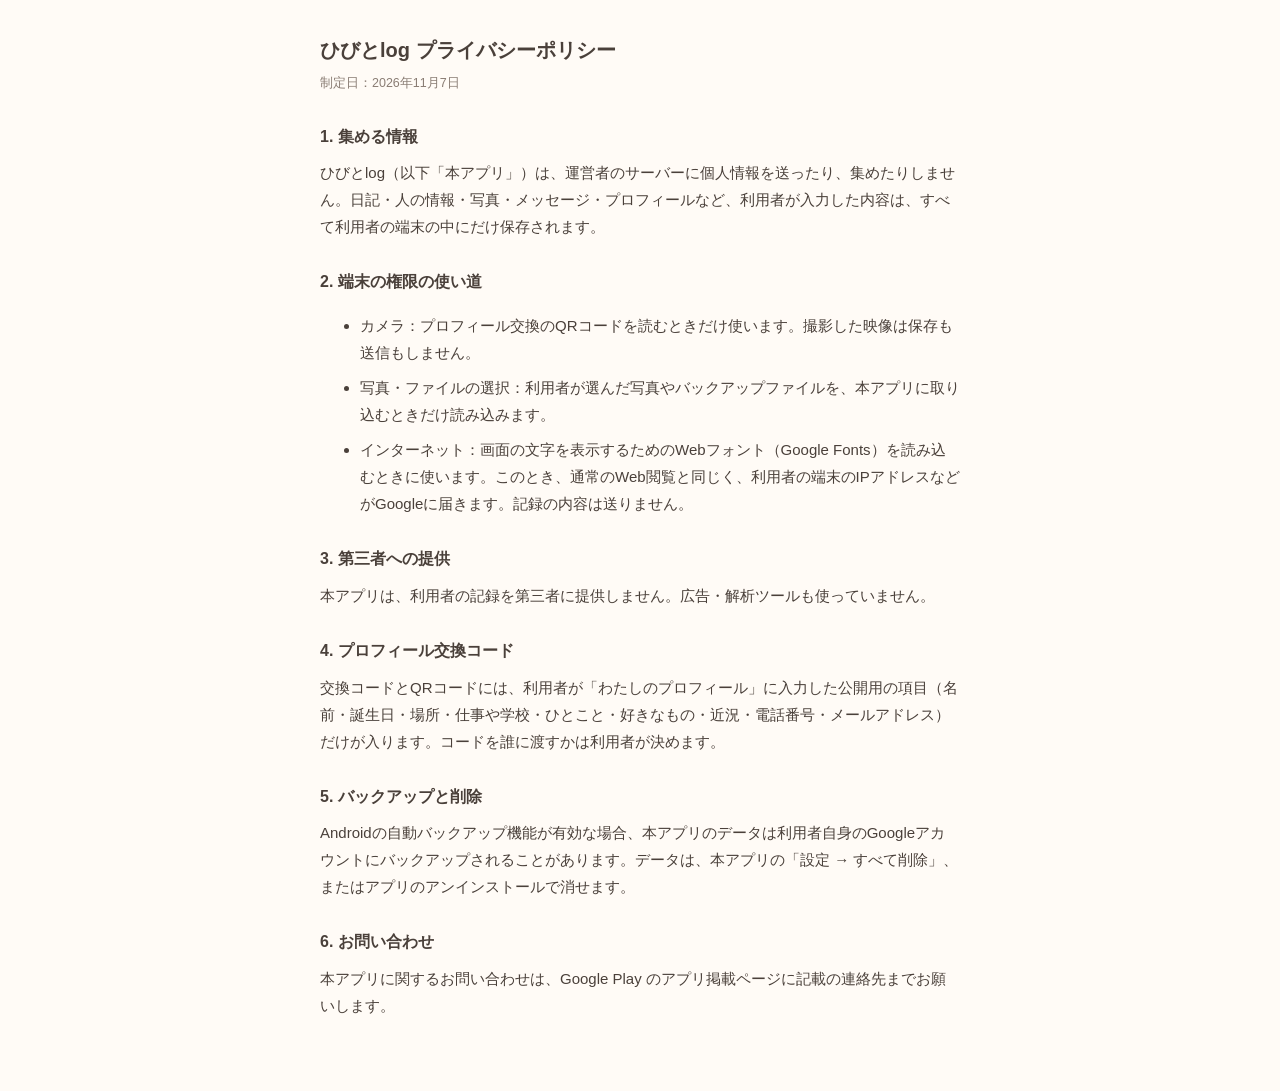
<file: hibito/privacy.html>
<!doctype html>
<html lang="ja">
<head>
<meta charset="utf-8">
<meta name="viewport" content="width=device-width,initial-scale=1">
<title>ひびとlog プライバシーポリシー</title>
<style>
body{margin:0;background:#FFFBF6;color:#4A403A;font-family:'Hiragino Sans','Noto Sans JP','Yu Gothic',sans-serif;line-height:1.8;font-size:15px}
main{max-width:640px;margin:0 auto;padding:32px 20px 64px}
h1{font-size:20px;margin:0 0 4px}h2{font-size:16px;margin:28px 0 8px}
p,li{margin:0 0 8px}.muted{color:#8A7D74;font-size:12.5px}
</style>
</head>
<body><main>
<h1>ひびとlog プライバシーポリシー</h1>
<p class="muted">制定日：2026年11月7日</p>

<h2>1. 集める情報</h2>
<p>ひびとlog（以下「本アプリ」）は、運営者のサーバーに個人情報を送ったり、集めたりしません。日記・人の情報・写真・メッセージ・プロフィールなど、利用者が入力した内容は、すべて利用者の端末の中にだけ保存されます。</p>

<h2>2. 端末の権限の使い道</h2>
<ul>
<li>カメラ：プロフィール交換のQRコードを読むときだけ使います。撮影した映像は保存も送信もしません。</li>
<li>写真・ファイルの選択：利用者が選んだ写真やバックアップファイルを、本アプリに取り込むときだけ読み込みます。</li>
<li>インターネット：画面の文字を表示するためのWebフォント（Google Fonts）を読み込むときに使います。このとき、通常のWeb閲覧と同じく、利用者の端末のIPアドレスなどがGoogleに届きます。記録の内容は送りません。</li>
</ul>

<h2>3. 第三者への提供</h2>
<p>本アプリは、利用者の記録を第三者に提供しません。広告・解析ツールも使っていません。</p>

<h2>4. プロフィール交換コード</h2>
<p>交換コードとQRコードには、利用者が「わたしのプロフィール」に入力した公開用の項目（名前・誕生日・場所・仕事や学校・ひとこと・好きなもの・近況・電話番号・メールアドレス）だけが入ります。コードを誰に渡すかは利用者が決めます。</p>

<h2>5. バックアップと削除</h2>
<p>Androidの自動バックアップ機能が有効な場合、本アプリのデータは利用者自身のGoogleアカウントにバックアップされることがあります。データは、本アプリの「設定 → すべて削除」、またはアプリのアンインストールで消せます。</p>

<h2>6. お問い合わせ</h2>
<p>本アプリに関するお問い合わせは、Google Play のアプリ掲載ページに記載の連絡先までお願いします。</p>
</main></body>
</html>
</file>
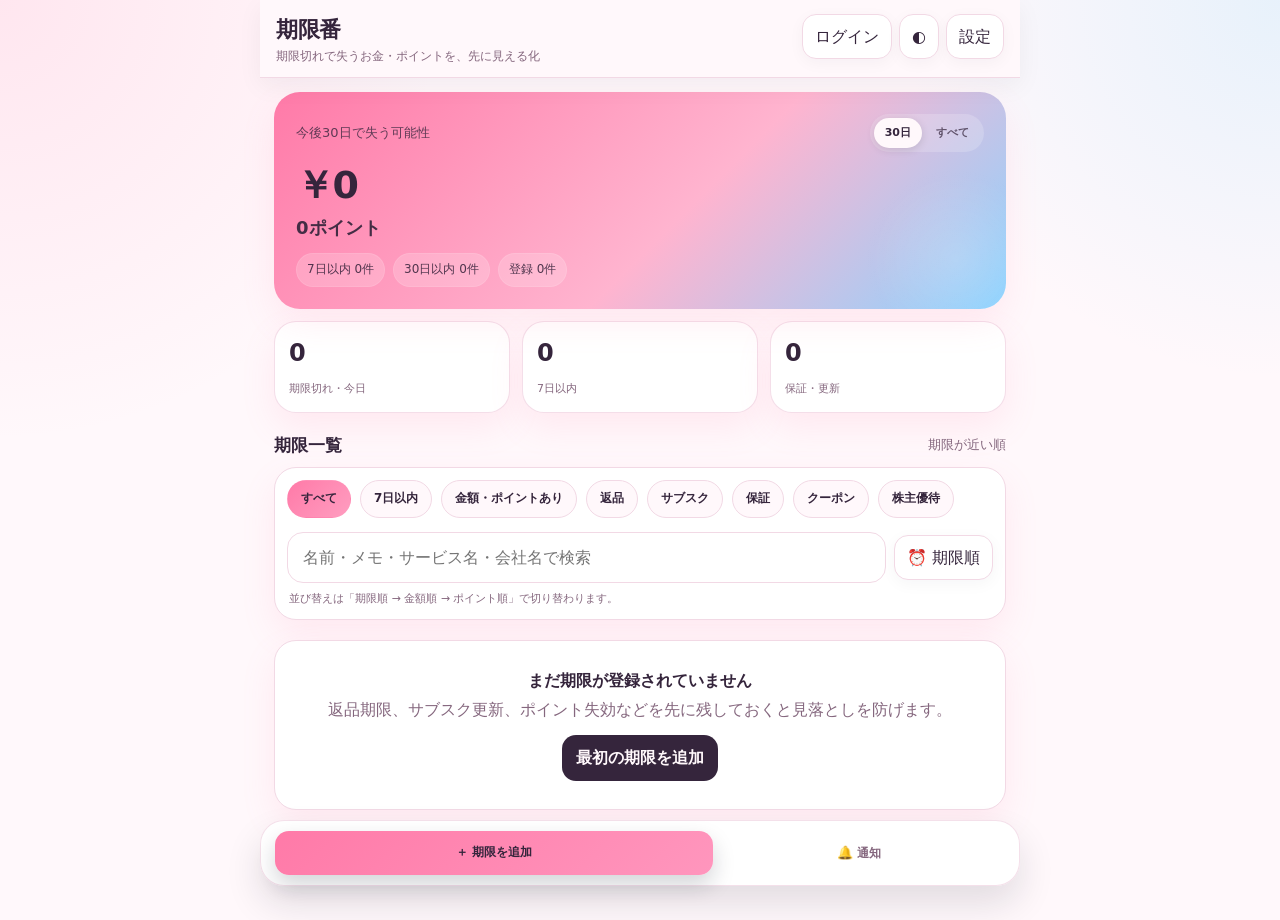
<file: kigenban/play-v27.html>
<!doctype html>
<html lang="ja">
<head>
<meta charset="utf-8">
<meta name="viewport" content="width=device-width,initial-scale=1,viewport-fit=cover">
<meta name="theme-color" content="#111827">
<title>期限番</title>
<style>
  *{box-sizing:border-box}
  body{margin:0;min-height:100vh;display:grid;place-items:center;padding:24px;background:#f7f4ea;color:#263226;font-family:system-ui,-apple-system,"Segoe UI",Roboto,"Noto Sans JP",sans-serif}
  .boot{text-align:center}
  .mark{font-size:34px;margin-bottom:12px}
  .name{font-size:22px;font-weight:900}
  .msg{font-size:13px;color:#6d7a62;margin-top:8px}
</style>
</head>
<body>
<div class="boot" id="boot"><div class="mark">✓</div><div class="name">期限番</div><div class="msg">起動しています…</div></div>
<script>
(async()=>{
  try{
    const paths=[0,1,2,3,4,5].map(i=>`./v27parts/p${i}.txt`);
    const parts=await Promise.all(paths.map(async p=>{
      const r=await fetch(p,{cache:'no-store'});
      if(!r.ok)throw new Error(`${p}: ${r.status}`);
      return r.text();
    }));
    const b64=parts.join('').replace(/\s+/g,'');
    const bytes=Uint8Array.from(atob(b64),c=>c.charCodeAt(0));
    if(typeof DecompressionStream!=='function')throw new Error('gzip decompression unsupported');
    const stream=new Blob([bytes]).stream().pipeThrough(new DecompressionStream('gzip'));
    const html=await new Response(stream).text();
    if(!html.includes('kigenban-version" content="27"'))throw new Error('version mismatch');
    document.open();
    document.write(html);
    document.close();
  }catch(e){
    console.error(e);
    document.body.innerHTML='<div style="max-width:420px;text-align:center;font-family:system-ui,-apple-system,Segoe UI,sans-serif;padding:24px"><div style="font-size:20px;font-weight:800;margin-bottom:10px">期限番を起動できませんでした</div><div style="font-size:13px;line-height:1.7;color:#6b7280">通信環境を確認して、アプリを閉じてからもう一度起動してください。</div></div>';
  }
})();
</script>
</body>
</html>
</file>
